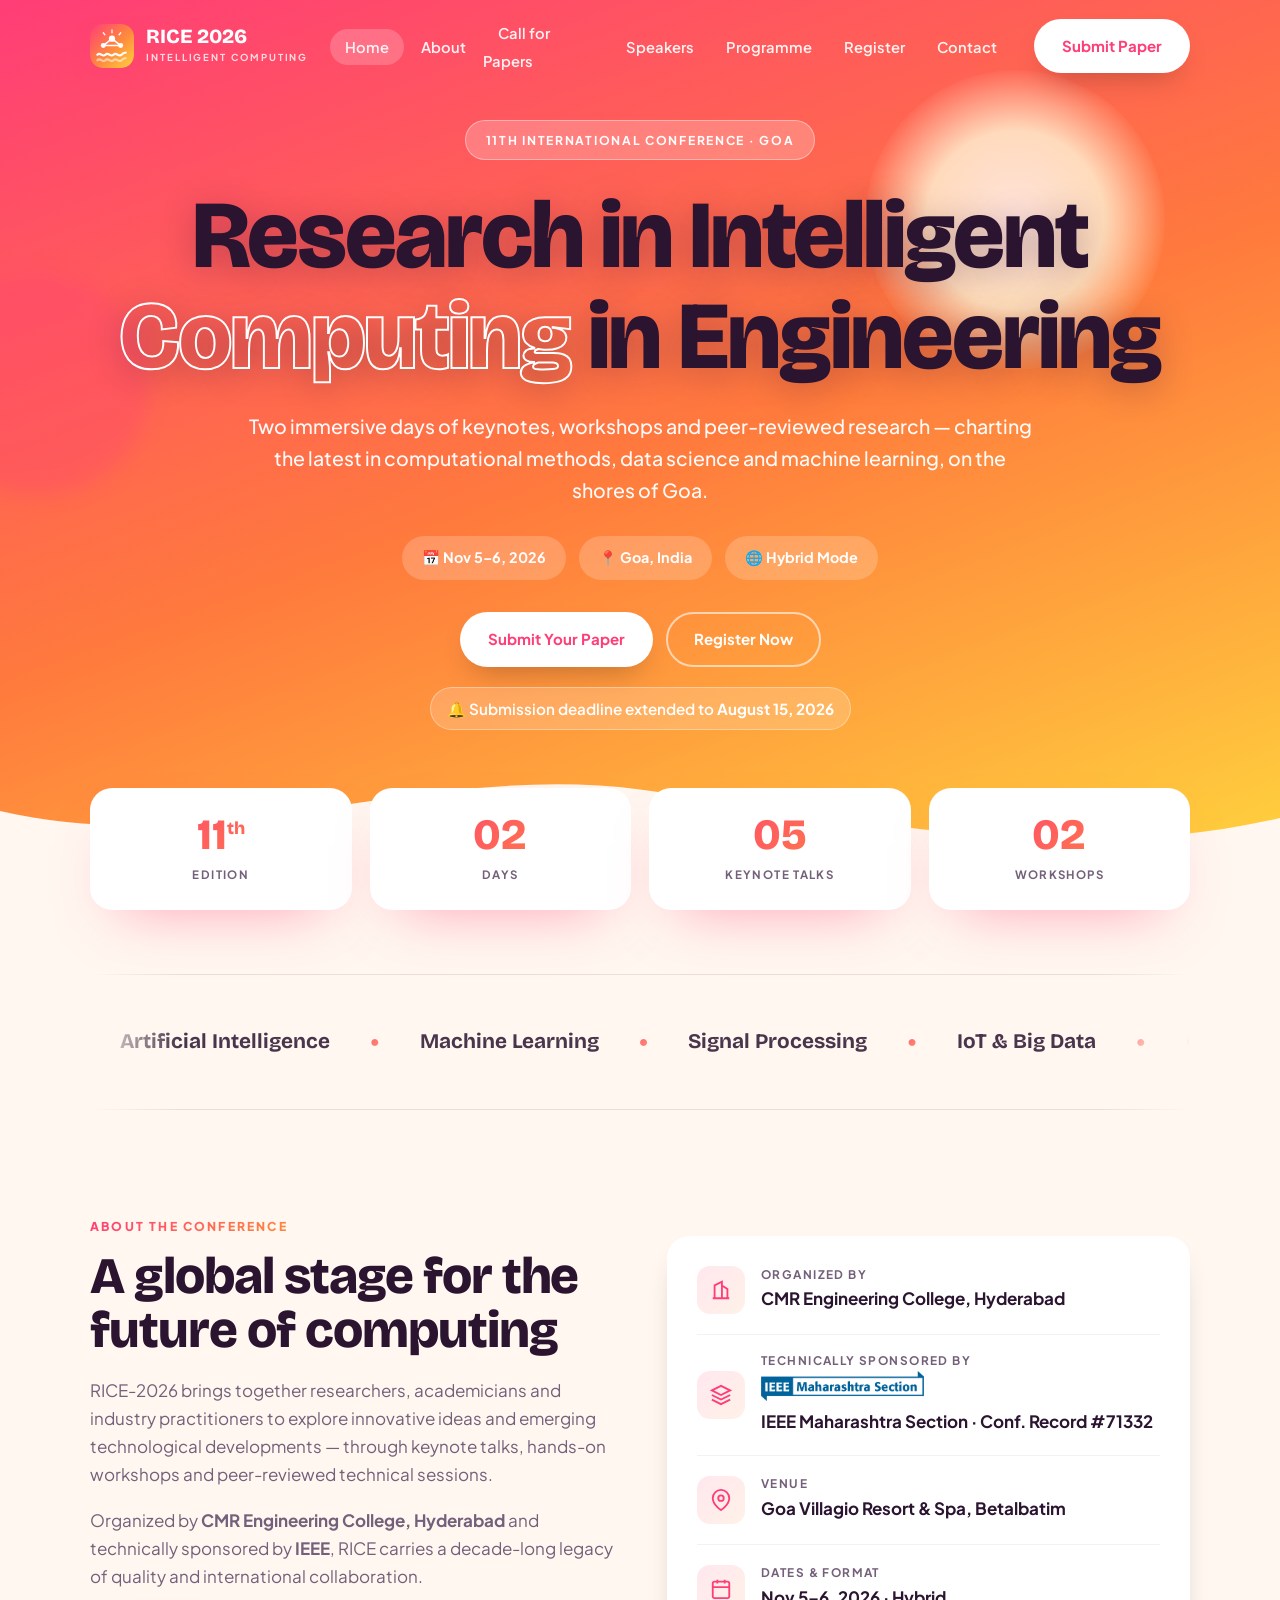
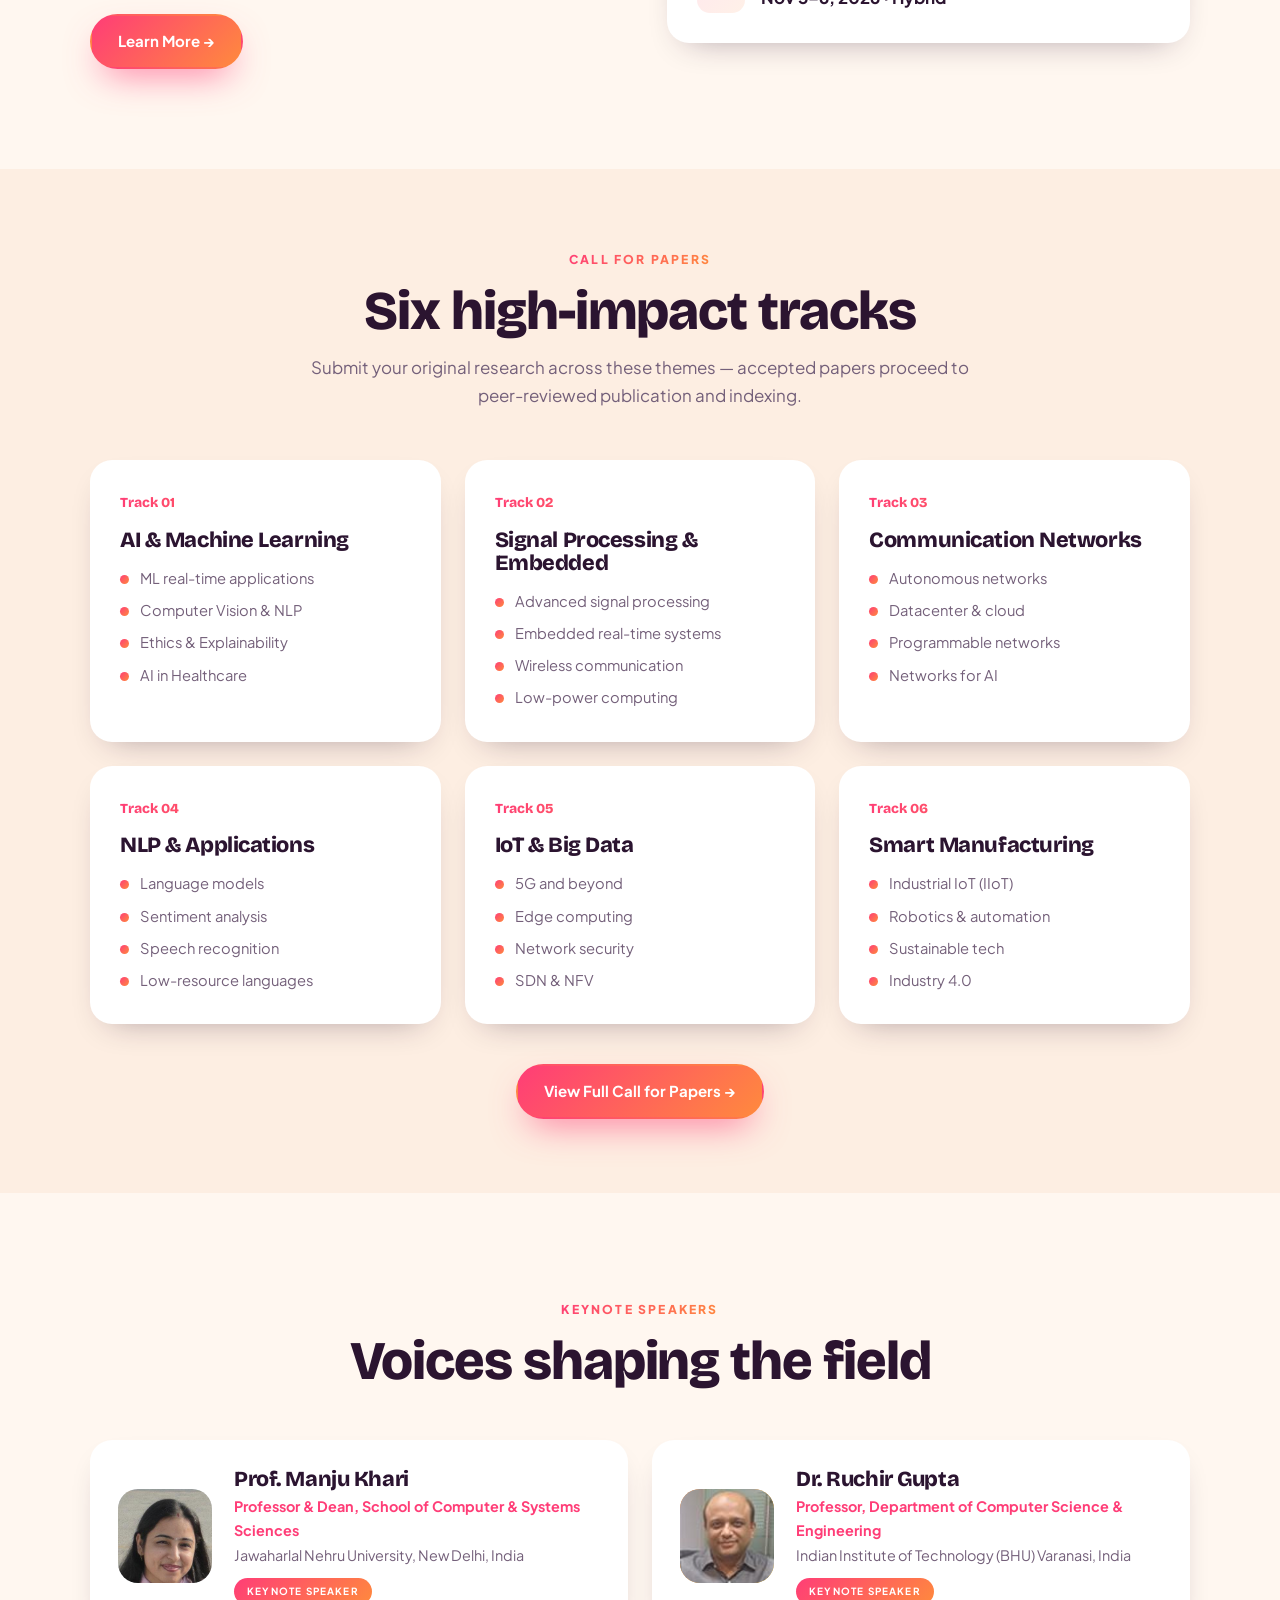
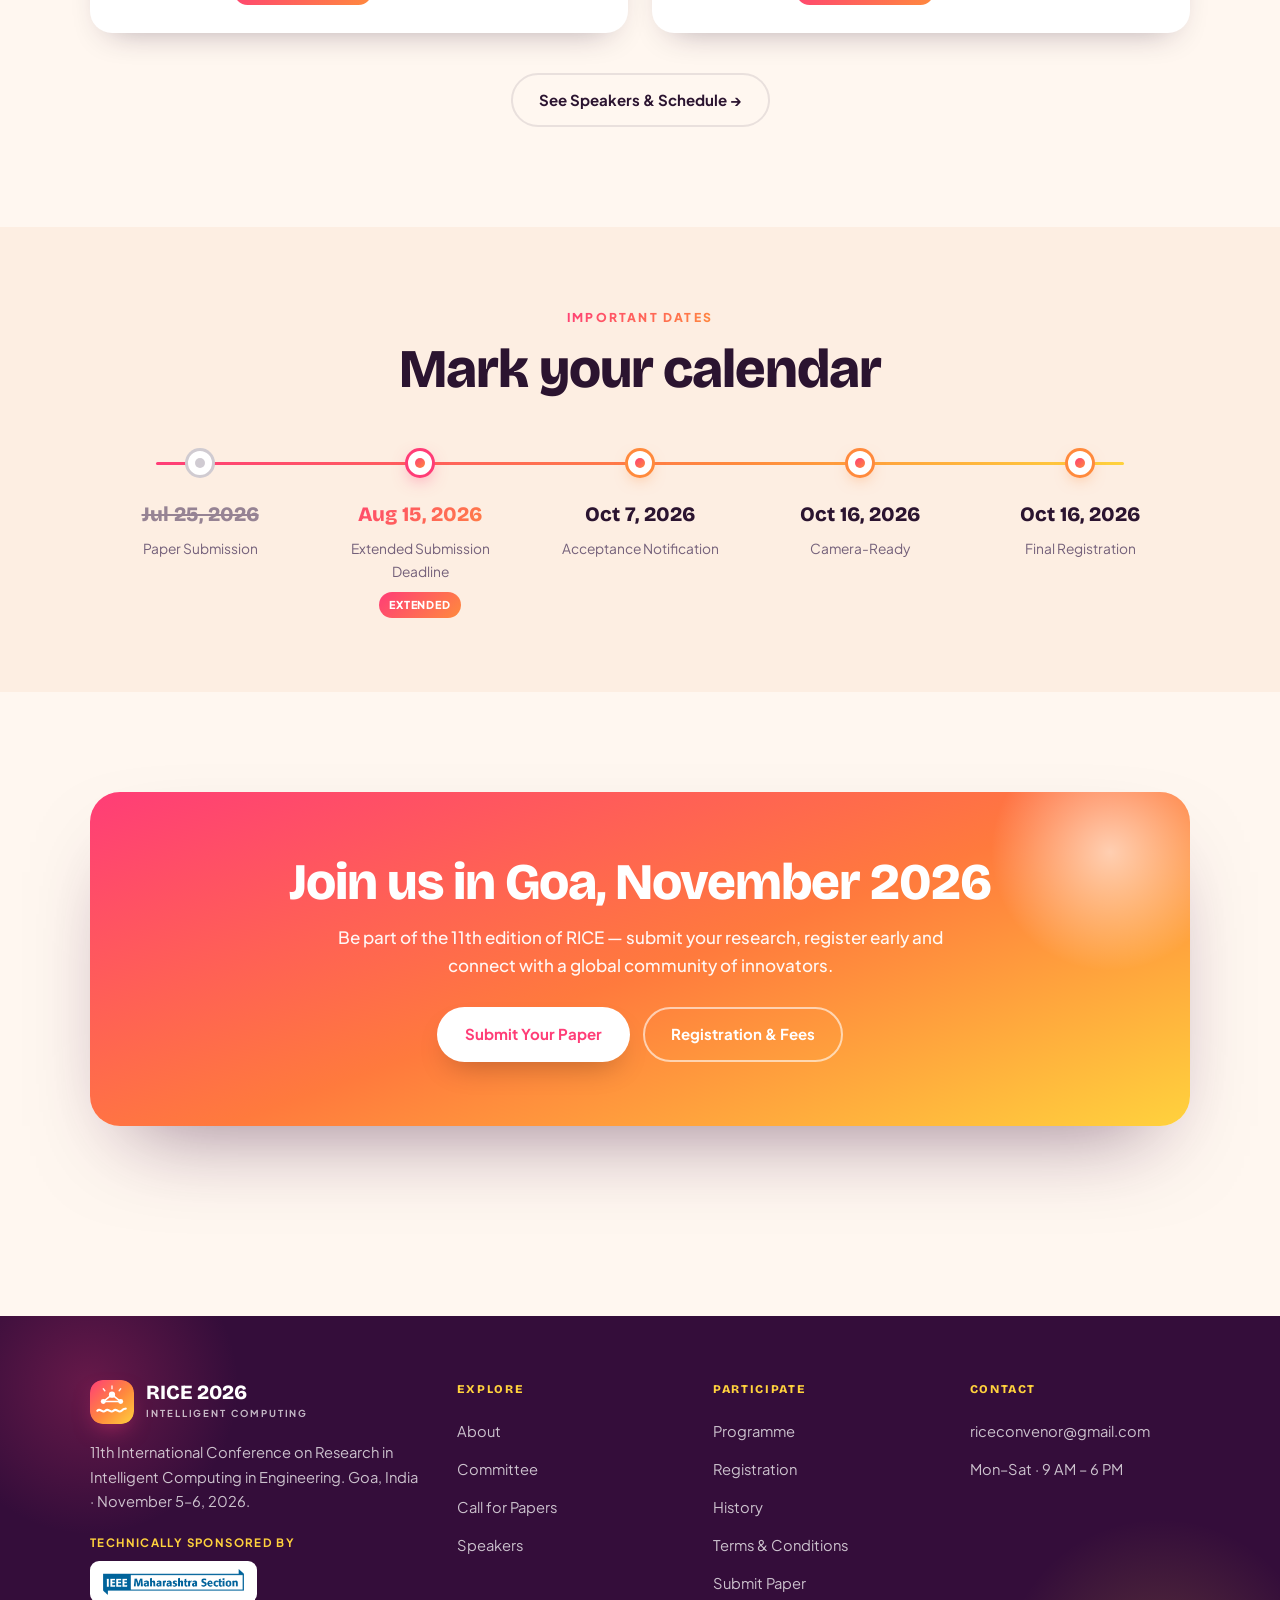
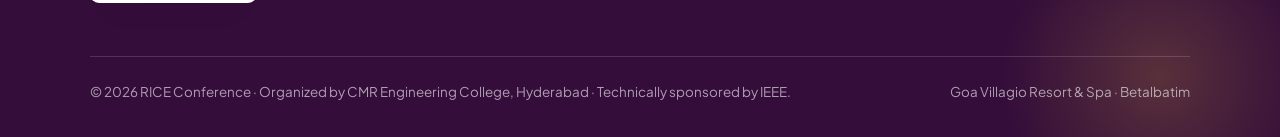
<file: index.html>
<!DOCTYPE html>
<html lang="en">
<head>
  <meta charset="utf-8">
  <meta http-equiv="refresh" content="0; url=./2026/">
  <link rel="canonical" href="https://cyotahaifa.github.io/RICE/2026/">
  <title>RICE 2026</title>
  <script>window.location.replace("./2026/");</script>
</head>
<body>
  <p>Redirecting to <a href="./2026/">RICE 2026</a>&hellip;</p>
</body>
</html>
</file>
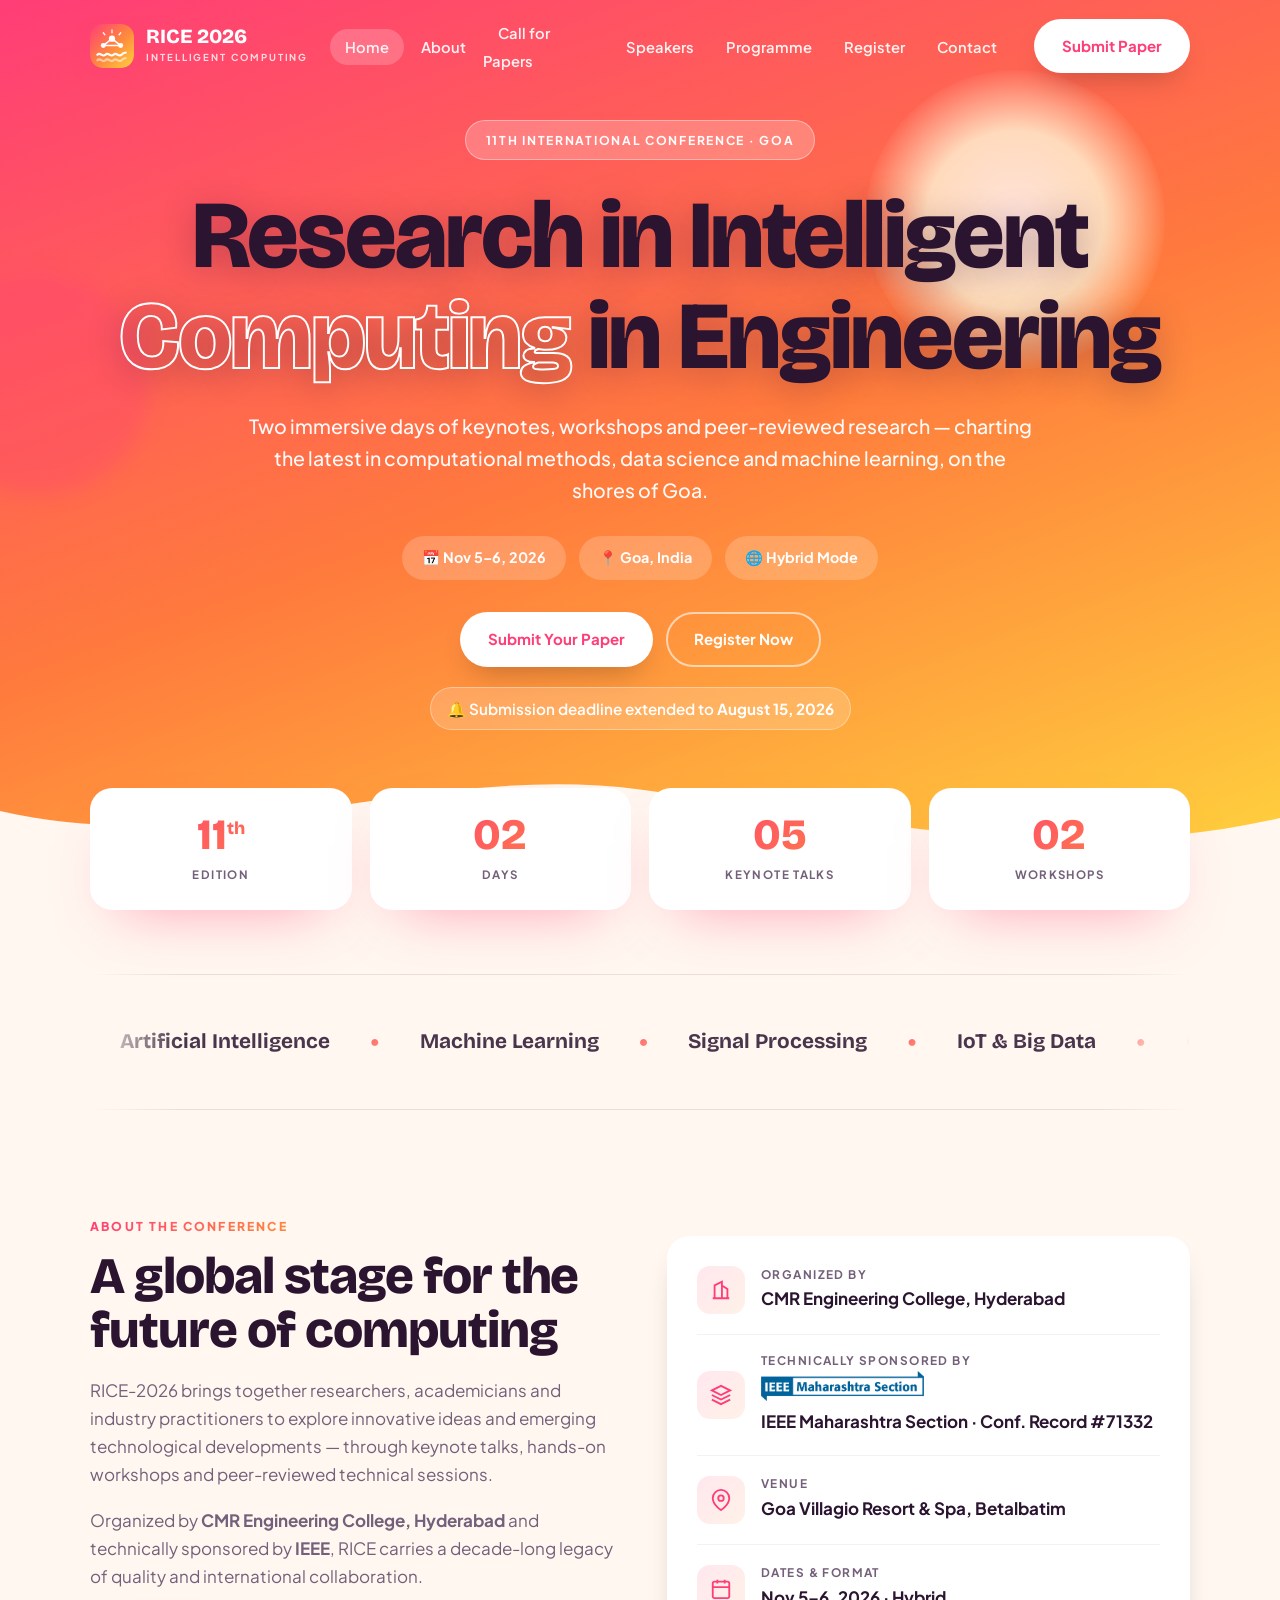
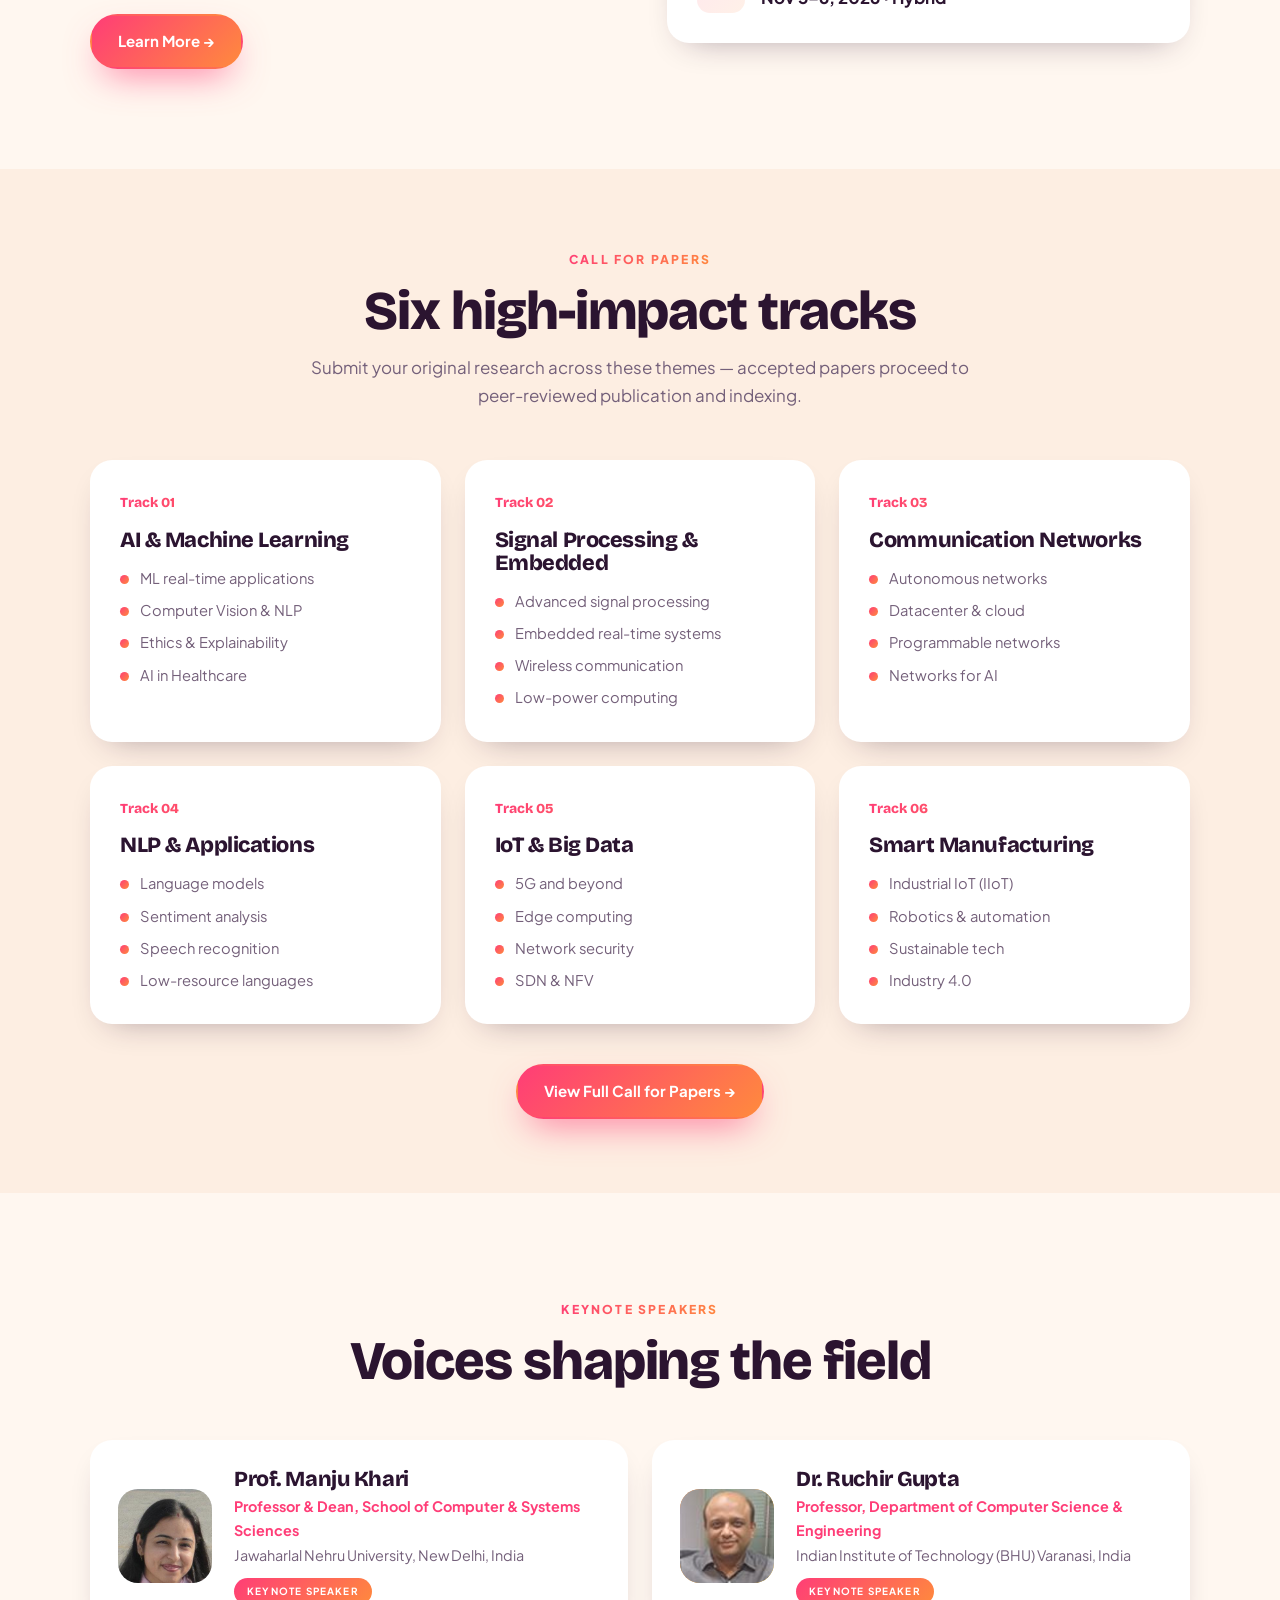
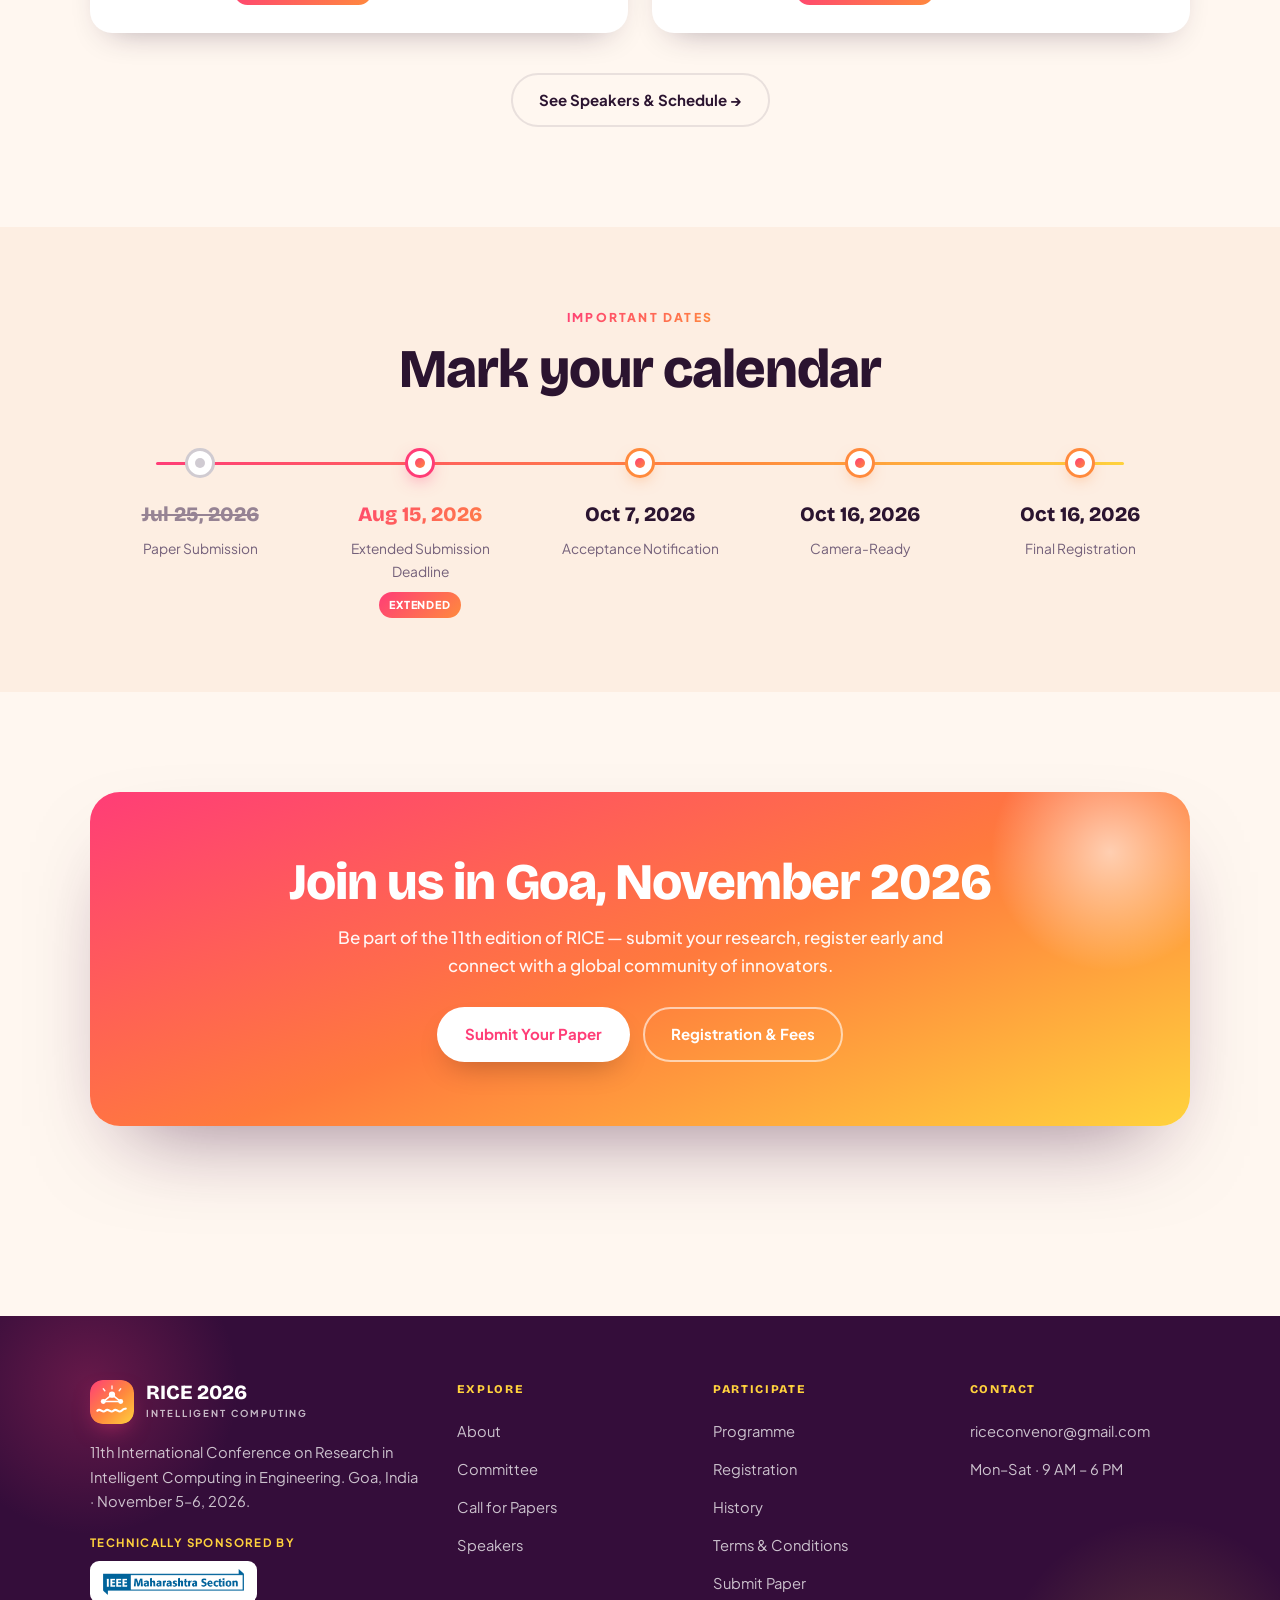
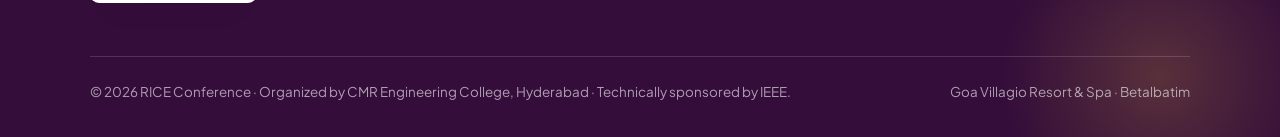
<file: 2026/index.html>
<!DOCTYPE html>
<html lang="en">
<head>
<meta charset="UTF-8" />
<meta name="viewport" content="width=device-width, initial-scale=1.0" />
<title>RICE 2026 — 11th Intl. Conference on Research in Intelligent Computing in Engineering</title>
<meta name="description" content="RICE 2026 — 11th International Conference on Research in Intelligent Computing in Engineering. Nov 5–6, 2026, Goa, India. Organized by CMR Engineering College, technically sponsored by IEEE." />
<link rel="icon" href="data:image/svg+xml,%3Csvg xmlns='http://www.w3.org/2000/svg' viewBox='0 0 48 48'%3E%3Crect width='48' height='48' rx='12' fill='%23ff3d77'/%3E%3Ccircle cx='24' cy='17' r='3' fill='white'/%3E%3Ccircle cx='15' cy='24' r='2.4' fill='white'/%3E%3Ccircle cx='33' cy='24' r='2.4' fill='white'/%3E%3Cpath d='M24 17 15 24M24 17 33 24' stroke='white' stroke-width='1.6'/%3E%3Cpath d='M9 34c4-4 6 4 10 0s6 4 10 0 6 4 10 0' stroke='white' stroke-width='2.2' fill='none' stroke-linecap='round'/%3E%3C/svg%3E" />
<link rel="stylesheet" href="assets/styles.css" />
</head>
<body>

<!-- ===== HEADER ===== -->
<header class="site-head">
  <div class="container nav">
    <a href="index.html" class="brand">
      <svg class="mark" viewBox="0 0 48 48" aria-hidden="true"><defs><linearGradient id="rg" x1="0" y1="0" x2="1" y2="1"><stop offset="0" stop-color="#ff3d77"/><stop offset=".55" stop-color="#ff8a3d"/><stop offset="1" stop-color="#ffd23d"/></linearGradient></defs><rect width="48" height="48" rx="13" fill="url(#rg)"/><g stroke="#fff" stroke-width="1.5" stroke-linecap="round" opacity=".9"><path d="M24 6.5v3"/><path d="M33.5 9.5l-1.7 2.2"/><path d="M14.5 9.5l1.7 2.2"/></g><path d="M24 16 14.5 23.5M24 16 33.5 23.5M14.5 23.5 33.5 23.5" stroke="#fff" stroke-width="1.7"/><circle cx="24" cy="16" r="3.4" fill="#fff"/><circle cx="14.5" cy="23.5" r="2.7" fill="#fff"/><circle cx="33.5" cy="23.5" r="2.7" fill="#fff"/><path d="M8 33.5c3.5-3.4 5.3 3.4 8.8 0s5.3 3.4 8.8 0 5.3 3.4 8.8 0 4-1.6 4.6-2.3" fill="none" stroke="#fff" stroke-width="2.3" stroke-linecap="round"/><path d="M8 39.5c3.5-3.4 5.3 3.4 8.8 0s5.3 3.4 8.8 0 5.3 3.4 8.8 0 4-1.6 4.6-2.3" fill="none" stroke="#fff" stroke-width="2.3" stroke-linecap="round" opacity=".55"/></svg>
      <span class="bt"><b>RICE 2026</b><span>Intelligent Computing</span></span>
    </a>
    <ul class="menu" id="menu">
      <li><a href="index.html" class="active">Home</a></li>
      <li><a href="about.html">About</a></li>
      <li><a href="call-for-papers.html">Call for Papers</a></li>
      <li><a href="speakers.html">Speakers</a></li>
      <li><a href="programme.html">Programme</a></li>
      <li><a href="registration.html">Register</a></li>
      <li><a href="contact.html">Contact</a></li>
    </ul>
    <a href="https://app.confconnects.com/conference/M5wdRLnNbbmSDOBDPahe" target="_blank" rel="noopener" class="btn btn-white nav-cta">Submit Paper</a>
    <button class="burger" id="burger" aria-label="Menu"><span></span><span></span><span></span></button>
  </div>
</header>

<!-- ===== HERO ===== -->
<section class="band hero">
  <span class="sun"></span>
  <span class="blob" style="width:220px;height:220px;background:#ff3d77;top:32%;left:-70px"></span>
  <div class="container inner">
    <span class="pill">11th International Conference · Goa</span>
    <h1>Research in Intelligent<br><span class="stroke">Computing</span> in Engineering</h1>
    <p class="sub">Two immersive days of keynotes, workshops and peer-reviewed research — charting the latest in computational methods, data science and machine learning, on the shores of Goa.</p>
    <div class="meta"><div>📅 Nov 5–6, 2026</div><div>📍 Goa, India</div><div>🌐 Hybrid Mode</div></div>
    <div class="cta">
      <a href="https://app.confconnects.com/conference/M5wdRLnNbbmSDOBDPahe" target="_blank" rel="noopener" class="btn btn-white">Submit Your Paper</a>
      <a href="registration.html" class="btn btn-out-w">Register Now</a>
    </div>
    <p style="margin-top:20px;font-size:.95rem;font-weight:600;color:#fff"><span style="display:inline-block;background:rgba(255,255,255,.18);border:1px solid rgba(255,255,255,.35);border-radius:999px;padding:8px 16px;backdrop-filter:blur(6px)">🔔 Submission deadline extended to <b>August 15, 2026</b></span></p>
  </div>
  <svg class="wave" viewBox="0 0 1440 120" preserveAspectRatio="none"><path fill="#fff7f0" d="M0,64 C240,120 480,8 720,40 C960,72 1200,128 1440,72 L1440,120 L0,120 Z"/></svg>
</section>

<!-- ===== STAT CHIPS ===== -->
<div class="chips">
  <div class="container">
    <div class="grid">
      <div class="chip reveal"><div class="n">11<sup style="font-size:1.1rem">th</sup></div><div class="t">Edition</div></div>
      <div class="chip reveal"><div class="n">02</div><div class="t">Days</div></div>
      <div class="chip reveal"><div class="n">05</div><div class="t">Keynote Talks</div></div>
      <div class="chip reveal"><div class="n">02</div><div class="t">Workshops</div></div>
    </div>
  </div>
</div>

<!-- ===== MARQUEE ===== -->
<div class="container"><div class="marquee"><div class="track"><span>Artificial Intelligence</span><span>Machine Learning</span><span>Signal Processing</span><span>IoT &amp; Big Data</span><span>Communication Networks</span><span>NLP</span><span>Smart Manufacturing</span><span>Artificial Intelligence</span><span>Machine Learning</span><span>Signal Processing</span><span>IoT &amp; Big Data</span><span>Communication Networks</span><span>NLP</span><span>Smart Manufacturing</span></div></div></div>

<!-- ===== ABOUT TEASER ===== -->
<section class="section">
  <div class="container grid-2" style="align-items:center;gap:54px">
    <div class="reveal">
      <span class="kicker">About the Conference</span>
      <h2 style="font-size:clamp(2rem,4.4vw,3.2rem)">A global stage for the future of computing</h2>
      <p style="color:var(--muted);margin:18px 0">RICE-2026 brings together researchers, academicians and industry practitioners to explore innovative ideas and emerging technological developments — through keynote talks, hands-on workshops and peer-reviewed technical sessions.</p>
      <p style="color:var(--muted);margin-bottom:24px">Organized by <strong>CMR Engineering College, Hyderabad</strong> and technically sponsored by <strong>IEEE</strong>, RICE carries a decade-long legacy of quality and international collaboration.</p>
      <a href="about.html" class="btn btn-glow">Learn More →</a>
    </div>
    <div class="org reveal">
      <div class="row"><div class="ic"><svg viewBox="0 0 24 24" fill="none" stroke="currentColor" stroke-width="2"><path d="M3 21h18M5 21V7l8-4v18M19 21V11l-6-4"/></svg></div><div><h4>Organized By</h4><div class="v">CMR Engineering College, Hyderabad</div></div></div>
      <div class="row"><div class="ic"><svg viewBox="0 0 24 24" fill="none" stroke="currentColor" stroke-width="2"><path d="M12 2 2 7l10 5 10-5-10-5ZM2 17l10 5 10-5M2 12l10 5 10-5"/></svg></div><div><h4>Technically Sponsored By</h4><div class="v"><img src="assets/ieee-maharashtra.png" alt="IEEE Maharashtra Section" style="height:30px;width:auto;display:block;margin:2px 0 6px"/>IEEE Maharashtra Section · Conf. Record #71332</div></div></div>
      <div class="row"><div class="ic"><svg viewBox="0 0 24 24" fill="none" stroke="currentColor" stroke-width="2"><path d="M21 10c0 7-9 13-9 13s-9-6-9-13a9 9 0 0 1 18 0Z"/><circle cx="12" cy="10" r="3"/></svg></div><div><h4>Venue</h4><div class="v">Goa Villagio Resort &amp; Spa, Betalbatim</div></div></div>
      <div class="row"><div class="ic"><svg viewBox="0 0 24 24" fill="none" stroke="currentColor" stroke-width="2"><rect x="3" y="4" width="18" height="18" rx="2"/><path d="M16 2v4M8 2v4M3 10h18"/></svg></div><div><h4>Dates &amp; Format</h4><div class="v">Nov 5–6, 2026 · Hybrid</div></div></div>
    </div>
  </div>
</section>

<!-- ===== TRACKS PREVIEW ===== -->
<section class="section tight" style="background:var(--soft)">
  <div class="container">
    <div class="sec-head center reveal">
      <span class="kicker">Call for Papers</span>
      <h2>Six high-impact tracks</h2>
      <p>Submit your original research across these themes — accepted papers proceed to peer-reviewed publication and indexing.</p>
    </div>
    <div class="grid-3">
      <div class="card track reveal"><div class="tn">Track 01</div><h3>AI &amp; Machine Learning</h3><ul><li>ML real-time applications</li><li>Computer Vision &amp; NLP</li><li>Ethics &amp; Explainability</li><li>AI in Healthcare</li></ul></div>
      <div class="card track reveal"><div class="tn">Track 02</div><h3>Signal Processing &amp; Embedded</h3><ul><li>Advanced signal processing</li><li>Embedded real-time systems</li><li>Wireless communication</li><li>Low-power computing</li></ul></div>
      <div class="card track reveal"><div class="tn">Track 03</div><h3>Communication Networks</h3><ul><li>Autonomous networks</li><li>Datacenter &amp; cloud</li><li>Programmable networks</li><li>Networks for AI</li></ul></div>
      <div class="card track reveal"><div class="tn">Track 04</div><h3>NLP &amp; Applications</h3><ul><li>Language models</li><li>Sentiment analysis</li><li>Speech recognition</li><li>Low-resource languages</li></ul></div>
      <div class="card track reveal"><div class="tn">Track 05</div><h3>IoT &amp; Big Data</h3><ul><li>5G and beyond</li><li>Edge computing</li><li>Network security</li><li>SDN &amp; NFV</li></ul></div>
      <div class="card track reveal"><div class="tn">Track 06</div><h3>Smart Manufacturing</h3><ul><li>Industrial IoT (IIoT)</li><li>Robotics &amp; automation</li><li>Sustainable tech</li><li>Industry 4.0</li></ul></div>
    </div>
    <div class="center" style="margin-top:40px"><a href="call-for-papers.html" class="btn btn-glow">View Full Call for Papers →</a></div>
  </div>
</section>

<!-- ===== SPEAKERS PREVIEW ===== -->
<section class="section">
  <div class="container">
    <div class="sec-head center reveal">
      <span class="kicker">Keynote Speakers</span>
      <h2>Voices shaping the field</h2>
    </div>
    <div class="grid-2">
      <div class="card speaker reveal"><img class="avatar" src="assets/speaker-manju-khari.jpg" alt="Prof. Manju Khari" loading="lazy"><div><h3>Prof. Manju Khari</h3><div class="role">Professor &amp; Dean, School of Computer &amp; Systems Sciences</div><div class="aff">Jawaharlal Nehru University, New Delhi, India</div><span class="tag">Keynote Speaker</span></div></div>
      <div class="card speaker reveal"><img class="avatar" src="assets/speaker-ruchir-gupta.jpg" alt="Dr. Ruchir Gupta" loading="lazy"><div><h3>Dr. Ruchir Gupta</h3><div class="role">Professor, Department of Computer Science &amp; Engineering</div><div class="aff">Indian Institute of Technology (BHU) Varanasi, India</div><span class="tag">Keynote Speaker</span></div></div>
    </div>
    <div class="center" style="margin-top:40px"><a href="speakers.html" class="btn btn-out">See Speakers &amp; Schedule →</a></div>
  </div>
</section>

<!-- ===== DATES ===== -->
<section class="section tight" style="background:var(--soft)">
  <div class="container">
    <div class="sec-head center reveal"><span class="kicker">Important Dates</span><h2>Mark your calendar</h2></div>
    <div class="timeline reveal">
      <div class="tl past"><div class="dot"></div><div class="date">Jul 25, 2026</div><div class="what">Paper Submission</div></div>
      <div class="tl ext"><div class="dot"></div><div class="date">Aug 15, 2026</div><div class="what">Extended Submission Deadline</div><span class="flag">Extended</span></div>
      <div class="tl"><div class="dot"></div><div class="date">Oct 7, 2026</div><div class="what">Acceptance Notification</div></div>
      <div class="tl"><div class="dot"></div><div class="date">Oct 16, 2026</div><div class="what">Camera-Ready</div></div>
      <div class="tl"><div class="dot"></div><div class="date">Oct 16, 2026</div><div class="what">Final Registration</div></div>
    </div>
  </div>
</section>

<!-- ===== CTA ===== -->
<section class="section">
  <div class="container">
    <div class="cta-band reveal">
      <span class="sun"></span>
      <h2>Join us in Goa, November 2026</h2>
      <p>Be part of the 11th edition of RICE — submit your research, register early and connect with a global community of innovators.</p>
      <div class="cta">
        <a href="https://app.confconnects.com/conference/M5wdRLnNbbmSDOBDPahe" target="_blank" rel="noopener" class="btn btn-white">Submit Your Paper</a>
        <a href="registration.html" class="btn btn-out-w">Registration &amp; Fees</a>
      </div>
    </div>
  </div>
</section>

<!-- ===== FOOTER ===== -->
<footer class="site-foot">
  <div class="container">
    <div class="foot">
      <div>
        <a href="index.html" class="brand">
          <svg class="mark" viewBox="0 0 48 48" aria-hidden="true"><rect width="48" height="48" rx="13" fill="url(#rg)"/><g stroke="#fff" stroke-width="1.5" stroke-linecap="round" opacity=".9"><path d="M24 6.5v3"/><path d="M33.5 9.5l-1.7 2.2"/><path d="M14.5 9.5l1.7 2.2"/></g><path d="M24 16 14.5 23.5M24 16 33.5 23.5M14.5 23.5 33.5 23.5" stroke="#fff" stroke-width="1.7"/><circle cx="24" cy="16" r="3.4" fill="#fff"/><circle cx="14.5" cy="23.5" r="2.7" fill="#fff"/><circle cx="33.5" cy="23.5" r="2.7" fill="#fff"/><path d="M8 33.5c3.5-3.4 5.3 3.4 8.8 0s5.3 3.4 8.8 0 5.3 3.4 8.8 0 4-1.6 4.6-2.3" fill="none" stroke="#fff" stroke-width="2.3" stroke-linecap="round"/></svg>
          <span class="bt"><b>RICE 2026</b><span>Intelligent Computing</span></span>
        </a>
        <p class="about">11th International Conference on Research in Intelligent Computing in Engineering. Goa, India · November 5–6, 2026.</p>
        <div class="foot-sponsor"><span class="lbl">Technically Sponsored By</span><span class="badge"><img src="assets/ieee-maharashtra.png" alt="IEEE Maharashtra Section"></span></div>
      </div>
      <div><h5>Explore</h5><ul><li><a href="about.html">About</a></li><li><a href="about.html#committee">Committee</a></li><li><a href="call-for-papers.html">Call for Papers</a></li><li><a href="speakers.html">Speakers</a></li></ul></div>
      <div><h5>Participate</h5><ul><li><a href="programme.html">Programme</a></li><li><a href="registration.html">Registration</a></li><li><a href="contact.html#history">History</a></li><li><a href="terms.html">Terms &amp; Conditions</a></li><li><a href="https://app.confconnects.com/conference/M5wdRLnNbbmSDOBDPahe" target="_blank" rel="noopener">Submit Paper</a></li></ul></div>
      <div><h5>Contact</h5><ul><li><a href="mailto:riceconvenor@gmail.com">riceconvenor@gmail.com</a></li><li><span style="color:rgba(255,255,255,.75);font-size:.92rem">Mon–Sat · 9 AM – 6 PM</span></li></ul></div>
    </div>
    <div class="foot-bottom">
      <div>© 2026 RICE Conference · Organized by CMR Engineering College, Hyderabad · Technically sponsored by IEEE.</div>
      <div>Goa Villagio Resort &amp; Spa · Betalbatim</div>
    </div>
  </div>
</footer>

<script src="assets/app.js"></script>
</body>
</html>
</file>
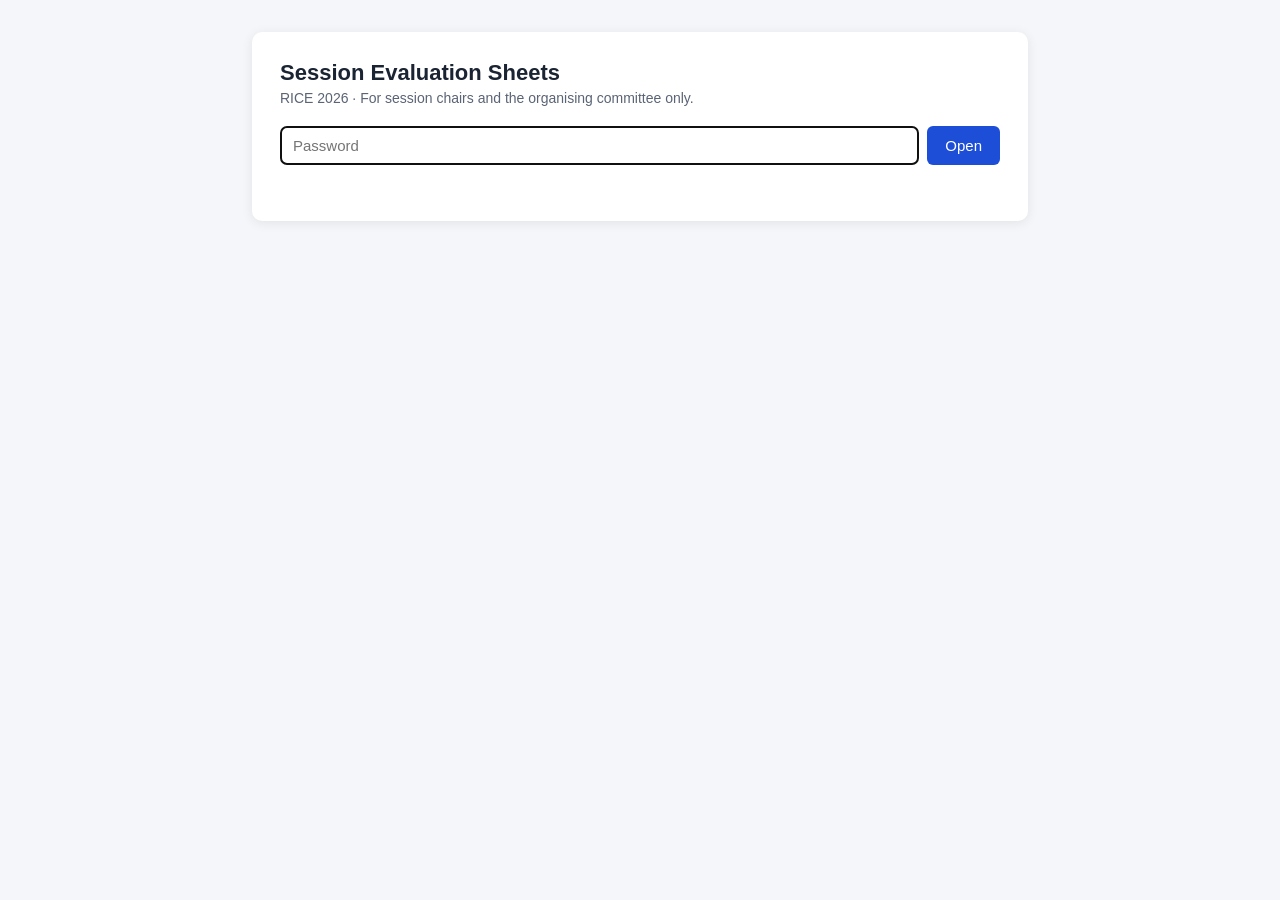
<file: 2026/evaluation/index.html>
<!doctype html>
<html lang="en">
<head>
<meta charset="utf-8">
<meta name="viewport" content="width=device-width, initial-scale=1">
<meta name="robots" content="noindex, nofollow">
<title>RICE 2026 · Session Evaluation Sheets</title>
<style>
  body { font-family: Arial, Helvetica, sans-serif; background: #f4f6fa; color: #1b2433; margin: 0; padding: 32px 16px; }
  .box { max-width: 720px; margin: 0 auto; background: #fff; border-radius: 10px; padding: 28px; box-shadow: 0 2px 12px rgba(0,0,0,.08); }
  h1 { font-size: 22px; margin: 0 0 4px; } p.sub { color: #5a6475; margin: 0 0 20px; font-size: 14px; }
  form { display: flex; gap: 8px; flex-wrap: wrap; }
  input { flex: 1; min-width: 180px; padding: 10px 12px; font-size: 15px; border: 1px solid #c8cfdb; border-radius: 6px; }
  button { padding: 10px 18px; font-size: 15px; border: 0; border-radius: 6px; background: #1d4ed8; color: #fff; cursor: pointer; }
  #err { color: #b91c1c; font-size: 14px; min-height: 20px; margin-top: 8px; }
  ul { list-style: none; padding: 0; margin: 0; } li { border-top: 1px solid #e5e9f0; }
  li a { display: block; padding: 10px 4px; color: #1d4ed8; text-decoration: none; font-size: 14px; } li a:hover { background: #f1f5ff; }
  li:first-child a { font-weight: bold; }
</style>
</head>
<body>
<div class="box">
  <h1>Session Evaluation Sheets</h1>
  <p class="sub">RICE 2026 · For session chairs and the organising committee only.</p>
  <div id="lock">
    <form id="f"><input id="pw" type="password" placeholder="Password" autocomplete="current-password" autofocus><button>Open</button></form>
    <div id="err"></div>
  </div>
  <ul id="list" hidden></ul>
</div>
<script>
const META = {"salt":"STUVYuvc/FcjSnI53P70Mg==","iter":250000,"manifest":"p0YkAG/GFsvfgl7EUHxtNNAWpQfTgRGr8hAWWene9vFNYGhudnrVTE/H2aXHGvDR4bHXrqXcC35/LOd4DgHjXUwFUqhAIcihZFsUtYXjNQdrD7kjNi8shJQAowwkkNd6t6fJaADQtf2trYWk7eMcbS1a0Bwnjh94y84no8akVBJwWYwZHzJOhW9wh2muN4HzS5V2TmHaXWI+M7oZwVC4//9Y9KMJqn6kScSzZe78GdFcjDV7Do8lTgtXkBW/e29ZAgliyUoqWjPoHK/3y3Kgkll9auId2VV/6eAQYtpdkT7MINSWvfnSAwziiJIcSixwmB7IfueSLXngtrUJ4/TTBzipuOlntXTJ8Wz/M6OKBVZTTFuYooeifdPYWW64iMtB2d2DOF1r1Asnv+OdgcV2twfBJTJOdAj8fcV74k0sOVNMdsN4gbxZIKnkfOjSAO4BqX6FXLPw84Cy0dhb5HpWtRduFsJ9A/0Y8UGmOTica3bxfNswHYTwHqm1Cr410KPe1ZzQL1MmIcikNleUGYBLzi3tnrjUYdQzKd1VHGvrz33Qc5fVf9Dsge3ttfDvbvo6I3X6g3pd3XFuZyku4LjaBv7LAc5UsPz1TLwZfSSqaJ+Pezfme8PDMy8ZK11a42TwweHDNWDKb6Z/nb2EPuK8Jg3QWB0tpv5KyNtDte/r70rvyrmOMCNDu99w5s+YaObZFDpAqZo6YuQF6JIsuMWVcd9a8UezoG9UKEefNM0uFHxLSvvyzKHanTc1dxy5iLtBnxCitSeT/C1fhnAGAvgivqMDNtC6KoWup8Sm28P2h7DkTs68rI7EGP8iMC/[base64]/sb1tYj2CPA0ubLa630zf90MoUOBxt73WsCVdNddezVdLsP8hmYM00RX46BeyXIUfj30NQtb3+ATw8zbjPx4RO/qpNAliSa92P/[base64]/69qBr0k/XK3pIBZt/mpq6KDp+tut7B/OpPoLO3IVccwDd9ZSFAclwJeFWIqjJ/iMiTzvCRNt0t4uagipma6x42K4ZlfyezM0qZoBMjN8QuytrUlKHPiEWkCGh9TuzHRD72gW/1MjkIHC9siOHJoOFXC+4h2DhUs0DhkibiIH6ieHeL/JpUpuuRPd/r/9/R1/4Dqac6oOnCBaYJYAj+6lI5MeoSIkLHtY3m+ql8GRYvR0fKK5gMKWUl8inZctoQvj8yUIeKXhSKumCu3dmd8CDYEDYEW3l11IVd0rXyTPrgyovFOWpnvphO/xEiuDscCHfp5MXb0twIdoNJRWOgR12xPoh8Dz3I+HggmR1VERKaGLVBjn7UWWPVgeniIuNwE8BW0DJfABgvIQvuhOYKA8XymNTIf520jAkshhSKezs3I3iCvttz5BC1Nk1gb7zNnVrYLyFbYMO5Y9woXOdfzQ0N6U5xoJKfPcDNarJ2Z+7GhebGloZ0dF/OAkliOl2sjwDB0daXJWJgzt2Nd3xdP+yzsUqs0qYvRTDof9rrpZbAYmUF73rpKtayfbRYAKsrBPrDmQwOPhGFiSv0E5JQt3Eb2NUxJdGFxd1QQi1737rKk4Ms/NcAnWPuBe8ZA2rA0lC1u7RuZR6VCFGYk0tnF+m9r6BFqaTxSYMutNT4AilMhRvlO1CltIUqaIMY8nwpIfkShvp2q8hE8z0jaLn3QXaDJFGssbHmm7rS0bX+aM49pjiSNQLKuLgTz4spFYavY84LExweQ2NKhRs+mUI/XX7EFzq2Nx4xgkNzI1F82aTFqEMKKGt2NziuaUODao+qu/ph7B+7z8hL4pi1aBYk2/c2ESN7rgi21fQx5PE4qtaTObOaOHzcjroN9L2nOwX3se/BKEZ8kcEBHVOilr+97UfnX6Fuft2YbFFN4bGtmiXJHiSmbMJh0U0Ygyjy34g2wSfX4N1YSTdN6gy4eFYHTrzkjoVgIze/tDMg+EybbvU7HzXJKk34k/Zrc51Ed3SQG5SPnkamOsf0w5ha9B+G2NfZBKHAjztdbjSctz13hdoTa6Xk+o4CLtqWsYspFbNDPiiw1hjYoSPAS39B5k/WCbqFMmPCOShbcR7wZ3s7I85IDSVnr9CvlFsxDSmWB9vwsYt0ctCTeRSpwh/f+iVldbdp10oCxjJwU+I80MmrU5DZnC/QNsdNUi2IZrf7LgV2eNNtMYQm0B1X9La0YqCkgcF+lklFUzoeph0wOJDX9h6d+KYd4/ajJdrINrs1dfDoucZFbO0TzsLrbCcA3b5V32QBUl6fR76KhkRqglcUkwl/Cg1G9MqOVnZnMfFnIQ9Jjv1vBYy1P0Xo6s9jw6AT7JVScByvj72Nj1y/b+VeFpKHjf84nK9vPt+MDLhF7amAGhUH0LooTx+/1StDFvHD/XVmQ+Yb50BOpCteP1Nm5AbOs31mg7BoQ5iaSVxYxrn6xjoW7CcmIwQVk38Mfg6cXz9Lk3FFHddzsWE986weIR9cy7wZPcqJg6rtAnjnGrPya5EtO+8lGVkdWVBuibgnjN+vzRFQ5sUrqo8ZDgyzyMnZMbDa2nKE/c7ekIoSc/bzv1kS7dCS+B+bfFUhjB6pZWhtHmJwMAd14lxX2R+ohc+3HV4OxceGJFY5FstoSxXPF9ANwcT6dxki/+97M4q0UEFNU9lx5Y0e8wTjbQD1d+GjQrYW1QxRhxlj35rACcbbY3TwCVHFZ9sZBgG5QWJiK5gdA5eAB+ZITjki3DwOf7Rn3zkCQw4B2+FMyXa63vvKknLSLrf5YmIow61/rgdctctLPQGFo6fQAxS/sWrrMaHFB+txkgF3xjBCKv1S7zifPLfF9YeNcIjvcFkVltG83w/ZdyUkH5lXWpudu8BKDXLelTafSYsUwp1I8Foz1SQXcfVyAGPC7NJqgxAJ9lqE1chPZUoN1CI1SplHuBdgHnxuyV3/Y2x6c8uGUD1ijO+pnOAbXixil4Db/nFWWYT5jZEnamvT0/XzTXltQlmrX3a2tA6VjvxfRTStg+6z5fi/msDLadka2+Vc2RQFInucuvG2iclr0vVjigFyBemoeJaCEopqYL2/nFh698qSOtRoXyRZxUCjWjqQZsYj706SPNKrJiNT1SE0dYmA7eyv+ER/MZD6SrGsZEqJl0hLx9v+yZaYE+ZrEBqRj6mSizIYxC2cAsjnUzsbj0aaV+agC+6XReaJ27ORIvBxMAEfwOnECmXXvMAevzi2VNp2IjJU/CVfrJcunlx0ilurl6StppRzHcYkej0/bY83Z+0BMpSBDDKrGaJd+oL9eHqFzEsqkSze91UAAlkAvi7cugK22k7zdZF2P9R7X5fam0ErRpvSsnU3eJPxW5hQyhegLgesArLCuAcikrlIGHipqS/FoiClkxjgnqa8/PVzCNfObeh/WKVCy9JS1PjW2n5eCvF6d6wKQ7iIcHJi4QvcQI/R3JwKMtTdvrOB6n5ZhOSkjIMPNwC/ihwhQRMraHMQelYPOwZ0d39xPLTzKpUiXrjXAA7fyqpDH8cDDvpcx3ArAiPPaii/H0FBleBbVeTg6MiEyAFMuEyG7WmuQYTPtnntR8DQtSHa1+Bzjlg1YwxSRO5bGAGwdKXBLpxR2Arfl16kXJ43BN0mR+VLrKMNeIn4vvMCVIXH3nRZSHjnHvEdMxS3ZorA3t1ymZZ/Z0J4YbQaUGrWskgDhnP6Zvj5kLPH9aGgW4Hp+gt4pLrmLtIezRyvEw5sCsNS6b40TxlX/i4U8WQx8/X8dcmMuxePG8V6OyhZnr2kRYMlL0FoFOPfeBvO5TrKmsK2zVJbrJQt3yyqJzQtOqixGW5fuIwVHMcC0BiGHmGG+BnF4k43wGi39C98CcT/UazkzGn1hCY98QAMkGoY+/boDtvLJWghlzgzZt51NXCT86zw9VpNV5Ak3aNJaZlhzWyaFhW8ER/Te5r5MkcvrvvFdMHy/dsondeUWrXnONWljHj7PxPfuLILOk4qdxjTgmFN7L640v4eOoGTMdTz7RsNJ25AVZZp1mXq078aYASvtMIunK4TjHcfjxHkgPuCKax+XAX4Grxb5WrYKaoVI7mhG1GDAJw8iOpM5bsTN9zfSUT24JuPR35owZ6eeCWfSRP9/fHXnAJKi7IMY8LKGdMCJoFJ/cDSxV4RZjyNkMmpyUOjM6lksNfePK8cGglh7KQ5vZpbFtSgY9hXNlE+X3v72HXUszejNG39j7m5rkILnACeiXxBm58IKOYDMPpojbRQaRLOAvdvi5FgpfOqInwoBW8gh2SRM0A+r5Tyetx5/XFwlo4OSRDZU1Ro9IRrFSyS1axdy/qMeBeSkpi4wJJJ5nkQfqJVQZN2HtNAeEvDX7x747uv/O4FAy4Q0xkaNkxDQzSNqg0pgYet+HTTPVD+MKqWJMORu0mb5/xIZMQUvcozElRMFfQDbxYDOrhzPL2SHHM70JblOz9940wfdk9QZT3kwosu58i7kvm6tyc6V4PfpCjieqpiyd0D6L4dBjmtGyUK4SLvLGwFeH5RhCFqy13vNQBF5Ew4cH4Z+jPvXtffJY4WsV0r6PYvoRXfQDFYc/gMtB3KZ+8eJmQRn7HsOQbQo6v5llKSByc3/9i4IYoAtklXaUm5EcT2/TmnygDW6WJSH5q1hNRZNiJOINCEfjZ0VmhpMLyo+jaQ5KmXdTm3er6/mfT4fVix6mho6+qGDEoJVDm9tb+bdsLEilq5vsZ39tpiBxiq8WzmI0VGx954IDdX3P+VE73ALOIx37AxHRi0eMqkKqcmbl0GlPVflaXkbslkCap04/JYF+iVEqpJiuKoL8TLOdpFZmBARbCQk9QBgtHDhJckxu6UC8TenU+90QBFRK475wdJ4SKuQ2Ga/jiDBjkgZh6lY+CWOPebPanJ1wbZAUKCo05GnU6bhkRO1zyysYekyOeJYzzbVpDbfMkqjgAETzeJLQvTtNZrDSH93cTn45gVoKiUTpHzHeBNBe6fppInD2XTgH2xhaWKTirGgQE6dPOSuwqY05hYXch9CqysdcEG8kzO+5R7dovCyvIs/SDWcdi9vEHdUM5Ye6ymLsU5nmmZ80ZBUoh2MApbT2oRBK20kTunsvrG8a3DS0xWf77OR4pf79rAjUl6sgbQfIdXtJ0p/KsLxeHdEysNY7gWvoUKE8r86esOjpyWPTwU0vXQlAb8giz8RQaIbyRQ0li7hTqQqFy2QL/xK4zUQ3h4+rnI+xk3jn+1DHeOuSORWQ9D8H8TEuMIaXbg1jMMiWC+5pRSd5HoF7hBNfe4rrAWVklngi1f3ILf8GysK9bSI5EfsVyo/6KeO1b71ymXcH5m8MyO7mJopoMb1piTaM1HppurWLDJeY0bbR+x0wOVr4tNq7j0ZQV+4xsu2GvW+iW4Q29JTmUqM2j9/cO6SpSi99cbasefTYSWI1HKeyjv/rPwXETqfT3cIZyONf6Uc9rQtKgAexeeXWB1iqQZ5t+DYv/W5f99UZ6uRyYVs2jSJ1W+IbP2qJAxlbPl7Sa3uTzC11kfQOcmyJtFA1W3If+5XHfIRLUxt3tluLmozvWK1Zg04aCSHU4DSjo2B0k23H/NJ+IeWkuC77dy7oeagC9szWpVqlapy5DQ4JuFSwIDln1amBsBCT7Lp50BeIgGfBYTFRLaL0RRCwbDNEf1QvkujLOs/CBfssAC+/lsx/WWVGwBD0EywibYh70o8ZxYjWdowkjWMrl6elc1eSWwZrVk+t18LqdzIwcJ/fm1iOqE9v1syGMlAu6xvLiv0pCAaivvgm5fDJmYZAelcNQYErjSomvSPgDKfSlpTEwIu9M5aYzeG2judwgj+uamZTDamW1nxy9B8ZHUNS1QWyLUNClhZcRyEJqTCz69+f/ZTPA5LagngJnibGVzv+FxuiqgiHdVGZXywOa/xR67EVC7uUqJNkR87gDUYlBjJ77uuzZkcjYL8nTNhFNS4PfdKF6tBZGyR3ybDW8Oaf7qB7aTKx24CAcq4CB+0PboC+3fEAke9uh0WwDyXdyH9O2sxaNR6vAI4rp97C/aqWB+pr4e5eKU0a8CQDhSteF7tuaJZX1nQReo2j0I4jA3A8e2tXTH9SHqYu6aw8rBbgLsF1cDd1Jj/C47YAupTXIAu1CIoyxRMYxslz7o3+8IDDrzXGXeHd7j9OG1DzKJdYsvitm/VIQd7pOOKmN6ApHo+mf7l2YfEZcLHAFHxRf0DKpCzLFVyOkH00G5sebMa4NSOxlUtVplY3JMo2lfAsCK9IX2cwprsk/uK9WcUJYOe+D1kNcDyRTf2abbvhQQN4wiYBZgafwZldWwOQwTRvksj+kG+9uZedwoSctFbln4Eek2RGDLXtn2ZsVPV6XB3bFyyuEvDNHdDi7Ah351Y/4Laovr7n387YDe4tzLHJBuzC0lU1S0KS0uUqQsNSr0cKjtDyFGHZSPpx1yf1JRACo/PJZueKb4bTH8AsYd10bXjkUA0j5ehqAgBLda1hFRE4jvNXbFyy4xDNIbpdoRkrFz4gna4wzSPD1c4QgfID3U5SLh6rWaAyU2VgGtsGHrRoTVJjxiTh2ByV9JaS8j0LRGZ8iY6lAcOoGk3pZ2FGMkjgwiPZC56pk3Gj8+p/c53ywfyW/pLDLPIsUxAERKvlADM08RAiNWZ8/MLIEDiXOUQIxmjJMbcCZMYwWAjexz9Exg2GJYY2k1ypFbBTQmK3uyR0YiOwRbFN2E+8z7RD24RoWqimimfu13s1eQA="};
const b64 = s => Uint8Array.from(atob(s), c => c.charCodeAt(0));
let key;
async function dec(buf) {
  return crypto.subtle.decrypt({ name: 'AES-GCM', iv: buf.slice(0, 12) }, key, buf.slice(12));
}
document.getElementById('f').onsubmit = async e => {
  e.preventDefault();
  const err = document.getElementById('err'); err.textContent = 'Checking…';
  try {
    const base = await crypto.subtle.importKey('raw', new TextEncoder().encode(document.getElementById('pw').value), 'PBKDF2', false, ['deriveKey']);
    key = await crypto.subtle.deriveKey({ name: 'PBKDF2', salt: b64(META.salt), iterations: META.iter, hash: 'SHA-256' }, base, { name: 'AES-GCM', length: 256 }, false, ['decrypt']);
    const items = JSON.parse(new TextDecoder().decode(await dec(b64(META.manifest))));
    const ul = document.getElementById('list');
    for (const it of items) {
      const li = document.createElement('li'), a = document.createElement('a');
      a.href = '#'; a.textContent = it.label;
      a.onclick = async ev => {
        ev.preventDefault(); a.textContent = it.label + ' (decrypting…)';
        const data = await dec(new Uint8Array(await (await fetch(it.file)).arrayBuffer()));
        const url = URL.createObjectURL(new Blob([data], { type: 'application/vnd.openxmlformats-officedocument.spreadsheetml.sheet' }));
        const d = document.createElement('a'); d.href = url; d.download = it.name; d.click();
        setTimeout(() => URL.revokeObjectURL(url), 5000); a.textContent = it.label;
      };
      li.appendChild(a); ul.appendChild(li);
    }
    document.getElementById('lock').hidden = true; ul.hidden = false;
  } catch (x) { err.textContent = 'Incorrect password.'; }
};
</script>
</body>
</html>
</file>
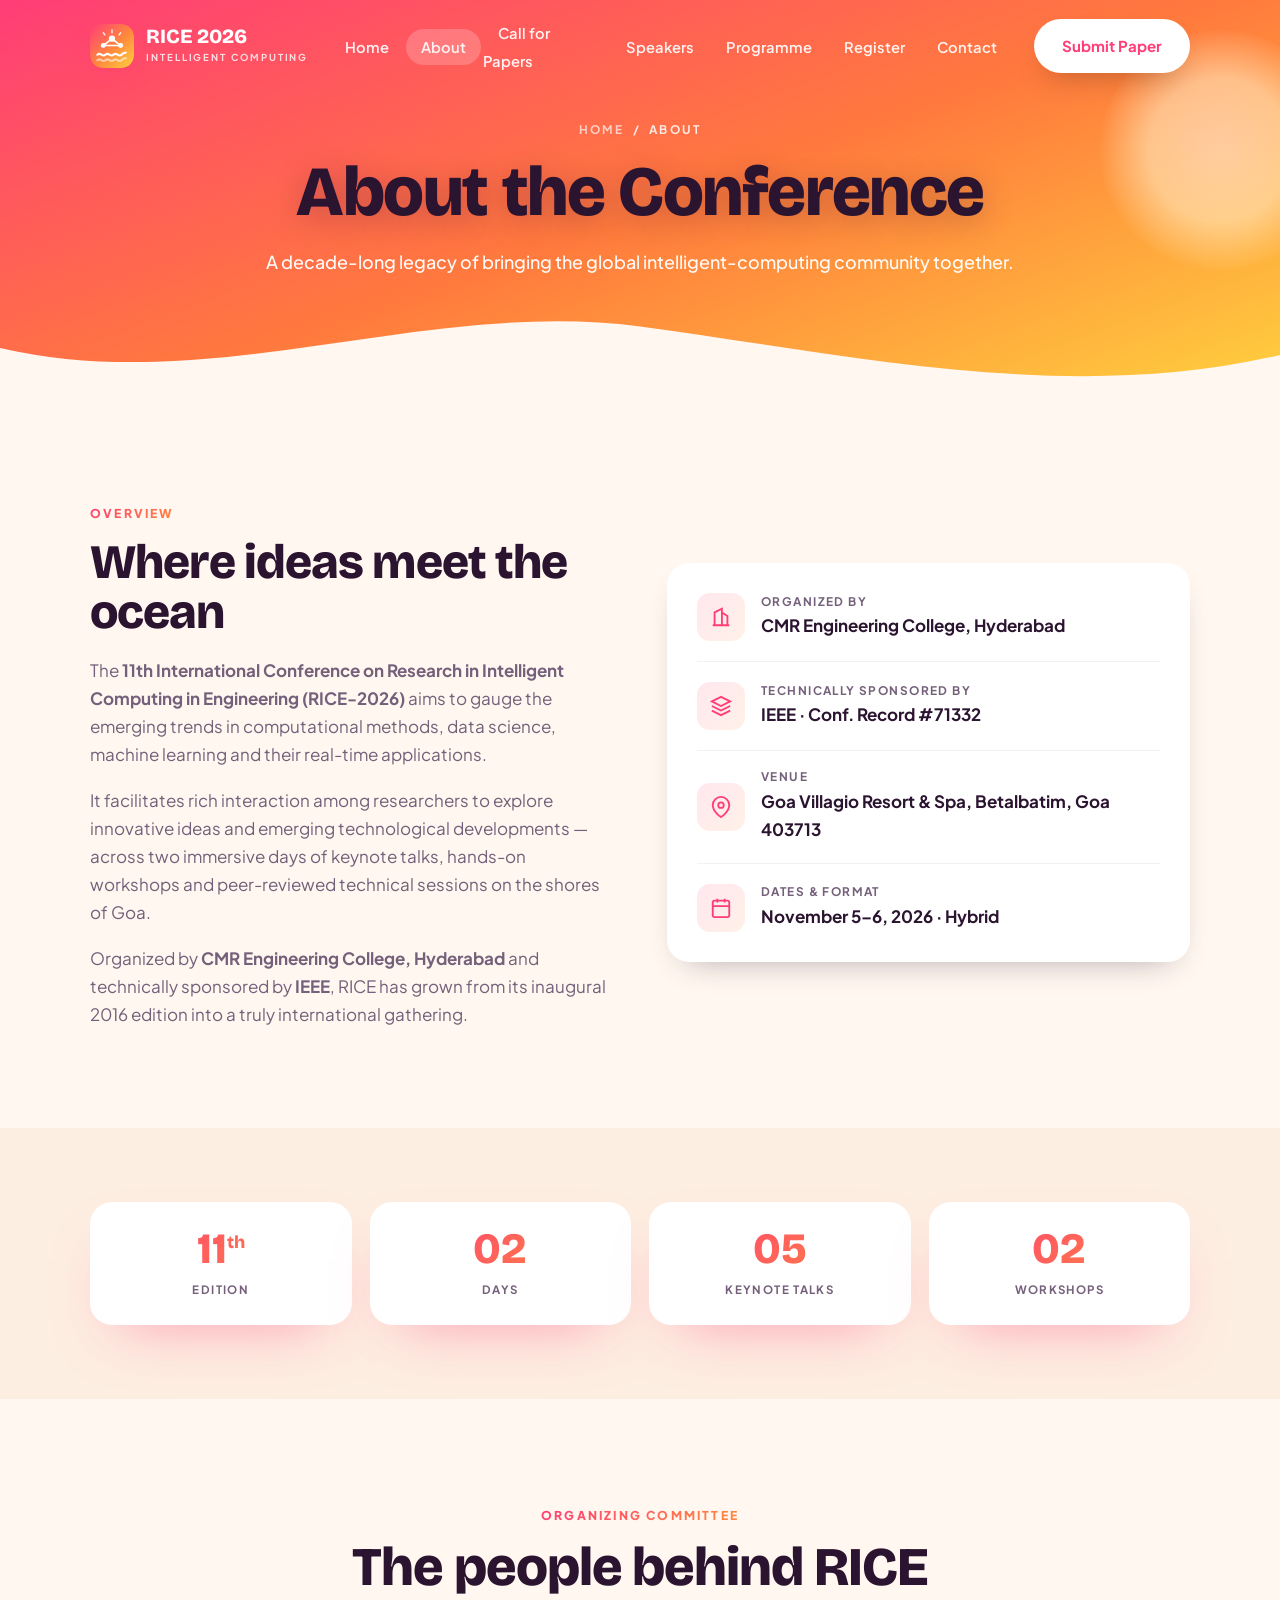
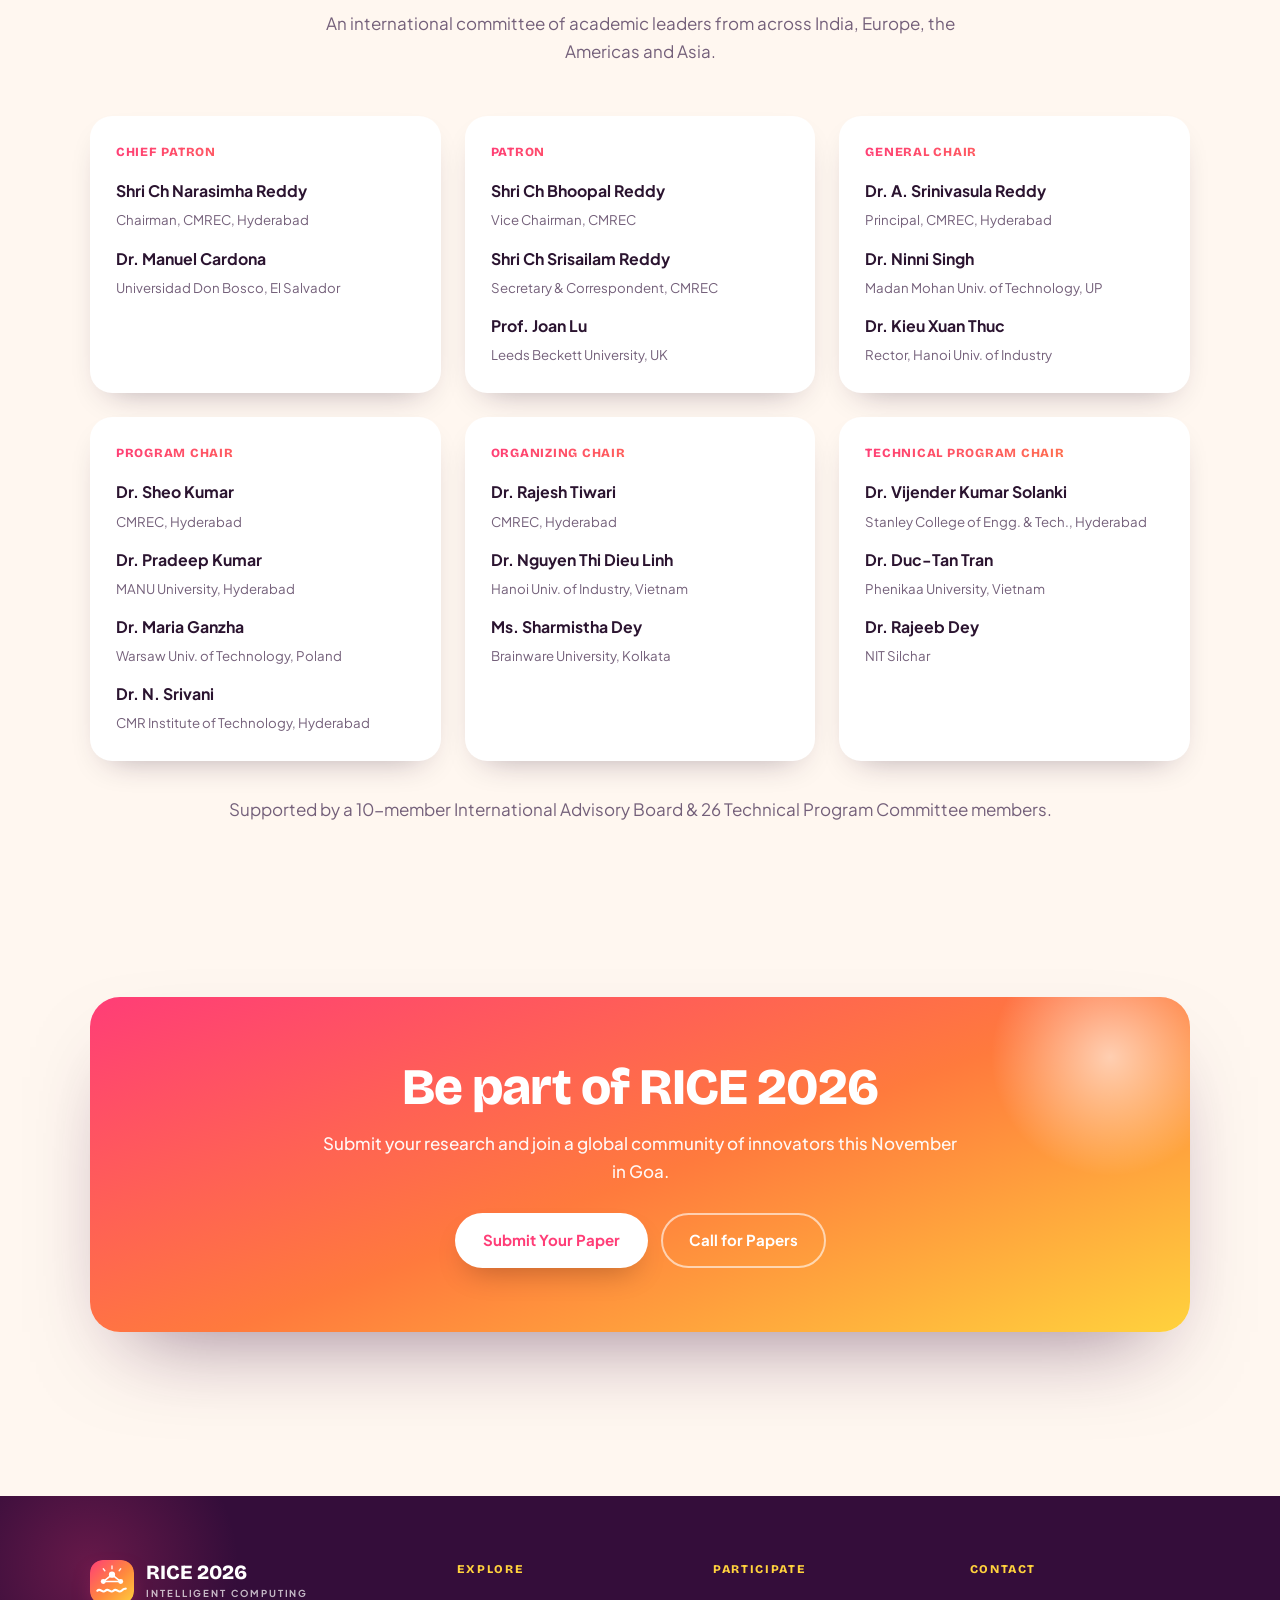
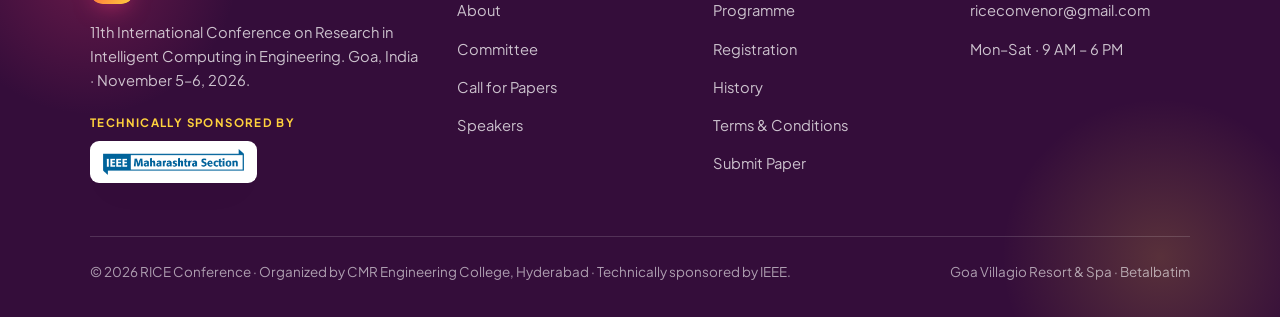
<file: 2026/about.html>
<!DOCTYPE html>
<html lang="en">
<head>
<meta charset="UTF-8" />
<meta name="viewport" content="width=device-width, initial-scale=1.0" />
<title>About &amp; Committee — RICE 2026</title>
<meta name="description" content="About RICE 2026 and the international organizing committee — Chief Patrons, Patrons, Chairs and Technical Program Committee." />
<link rel="icon" href="data:image/svg+xml,%3Csvg xmlns='http://www.w3.org/2000/svg' viewBox='0 0 48 48'%3E%3Crect width='48' height='48' rx='12' fill='%23ff3d77'/%3E%3Ccircle cx='24' cy='17' r='3' fill='white'/%3E%3Ccircle cx='15' cy='24' r='2.4' fill='white'/%3E%3Ccircle cx='33' cy='24' r='2.4' fill='white'/%3E%3Cpath d='M24 17 15 24M24 17 33 24' stroke='white' stroke-width='1.6'/%3E%3Cpath d='M9 34c4-4 6 4 10 0s6 4 10 0 6 4 10 0' stroke='white' stroke-width='2.2' fill='none' stroke-linecap='round'/%3E%3C/svg%3E" />
<link rel="stylesheet" href="assets/styles.css" />
</head>
<body>

<header class="site-head">
  <div class="container nav">
    <a href="index.html" class="brand">
      <svg class="mark" viewBox="0 0 48 48" aria-hidden="true"><defs><linearGradient id="rg" x1="0" y1="0" x2="1" y2="1"><stop offset="0" stop-color="#ff3d77"/><stop offset=".55" stop-color="#ff8a3d"/><stop offset="1" stop-color="#ffd23d"/></linearGradient></defs><rect width="48" height="48" rx="13" fill="url(#rg)"/><g stroke="#fff" stroke-width="1.5" stroke-linecap="round" opacity=".9"><path d="M24 6.5v3"/><path d="M33.5 9.5l-1.7 2.2"/><path d="M14.5 9.5l1.7 2.2"/></g><path d="M24 16 14.5 23.5M24 16 33.5 23.5M14.5 23.5 33.5 23.5" stroke="#fff" stroke-width="1.7"/><circle cx="24" cy="16" r="3.4" fill="#fff"/><circle cx="14.5" cy="23.5" r="2.7" fill="#fff"/><circle cx="33.5" cy="23.5" r="2.7" fill="#fff"/><path d="M8 33.5c3.5-3.4 5.3 3.4 8.8 0s5.3 3.4 8.8 0 5.3 3.4 8.8 0 4-1.6 4.6-2.3" fill="none" stroke="#fff" stroke-width="2.3" stroke-linecap="round"/><path d="M8 39.5c3.5-3.4 5.3 3.4 8.8 0s5.3 3.4 8.8 0 5.3 3.4 8.8 0 4-1.6 4.6-2.3" fill="none" stroke="#fff" stroke-width="2.3" stroke-linecap="round" opacity=".55"/></svg>
      <span class="bt"><b>RICE 2026</b><span>Intelligent Computing</span></span>
    </a>
    <ul class="menu" id="menu">
      <li><a href="index.html">Home</a></li>
      <li><a href="about.html" class="active">About</a></li>
      <li><a href="call-for-papers.html">Call for Papers</a></li>
      <li><a href="speakers.html">Speakers</a></li>
      <li><a href="programme.html">Programme</a></li>
      <li><a href="registration.html">Register</a></li>
      <li><a href="contact.html">Contact</a></li>
    </ul>
    <a href="https://app.confconnects.com/conference/M5wdRLnNbbmSDOBDPahe" target="_blank" rel="noopener" class="btn btn-white nav-cta">Submit Paper</a>
    <button class="burger" id="burger" aria-label="Menu"><span></span><span></span><span></span></button>
  </div>
</header>

<section class="band band--page">
  <span class="sun"></span>
  <div class="container inner">
    <div class="crumb"><a href="index.html">Home</a> &nbsp;/&nbsp; About</div>
    <h1>About the Conference</h1>
    <p>A decade-long legacy of bringing the global intelligent-computing community together.</p>
  </div>
  <svg class="wave" viewBox="0 0 1440 120" preserveAspectRatio="none"><path fill="#fff7f0" d="M0,64 C240,120 480,8 720,40 C960,72 1200,128 1440,72 L1440,120 L0,120 Z"/></svg>
</section>

<!-- Overview -->
<section class="section">
  <div class="container grid-2" style="align-items:center;gap:54px">
    <div class="reveal">
      <span class="kicker">Overview</span>
      <h2 style="font-size:clamp(2rem,4.4vw,3rem)">Where ideas meet the ocean</h2>
      <p style="color:var(--muted);margin:18px 0">The <strong>11th International Conference on Research in Intelligent Computing in Engineering (RICE-2026)</strong> aims to gauge the emerging trends in computational methods, data science, machine learning and their real-time applications.</p>
      <p style="color:var(--muted);margin-bottom:18px">It facilitates rich interaction among researchers to explore innovative ideas and emerging technological developments — across two immersive days of keynote talks, hands-on workshops and peer-reviewed technical sessions on the shores of Goa.</p>
      <p style="color:var(--muted)">Organized by <strong>CMR Engineering College, Hyderabad</strong> and technically sponsored by <strong>IEEE</strong>, RICE has grown from its inaugural 2016 edition into a truly international gathering.</p>
    </div>
    <div class="org reveal">
      <div class="row"><div class="ic"><svg viewBox="0 0 24 24" fill="none" stroke="currentColor" stroke-width="2"><path d="M3 21h18M5 21V7l8-4v18M19 21V11l-6-4"/></svg></div><div><h4>Organized By</h4><div class="v">CMR Engineering College, Hyderabad</div></div></div>
      <div class="row"><div class="ic"><svg viewBox="0 0 24 24" fill="none" stroke="currentColor" stroke-width="2"><path d="M12 2 2 7l10 5 10-5-10-5ZM2 17l10 5 10-5M2 12l10 5 10-5"/></svg></div><div><h4>Technically Sponsored By</h4><div class="v">IEEE · Conf. Record #71332</div></div></div>
      <div class="row"><div class="ic"><svg viewBox="0 0 24 24" fill="none" stroke="currentColor" stroke-width="2"><path d="M21 10c0 7-9 13-9 13s-9-6-9-13a9 9 0 0 1 18 0Z"/><circle cx="12" cy="10" r="3"/></svg></div><div><h4>Venue</h4><div class="v">Goa Villagio Resort &amp; Spa, Betalbatim, Goa 403713</div></div></div>
      <div class="row"><div class="ic"><svg viewBox="0 0 24 24" fill="none" stroke="currentColor" stroke-width="2"><rect x="3" y="4" width="18" height="18" rx="2"/><path d="M16 2v4M8 2v4M3 10h18"/></svg></div><div><h4>Dates &amp; Format</h4><div class="v">November 5–6, 2026 · Hybrid</div></div></div>
    </div>
  </div>
</section>

<!-- Stats -->
<section class="section tight" style="background:var(--soft)">
  <div class="container">
    <div class="chips" style="margin-top:0">
      <div class="grid">
        <div class="chip reveal"><div class="n">11<sup style="font-size:1.1rem">th</sup></div><div class="t">Edition</div></div>
        <div class="chip reveal"><div class="n">02</div><div class="t">Days</div></div>
        <div class="chip reveal"><div class="n">05</div><div class="t">Keynote Talks</div></div>
        <div class="chip reveal"><div class="n">02</div><div class="t">Workshops</div></div>
      </div>
    </div>
  </div>
</section>

<!-- Committee -->
<section class="section" id="committee">
  <div class="container">
    <div class="sec-head center reveal">
      <span class="kicker">Organizing Committee</span>
      <h2>The people behind RICE</h2>
      <p>An international committee of academic leaders from across India, Europe, the Americas and Asia.</p>
    </div>
    <div class="grid-3">
      <div class="card comm reveal"><div class="role">Chief Patron</div><ul><li><span class="nm">Shri Ch Narasimha Reddy</span><span class="af">Chairman, CMREC, Hyderabad</span></li><li><span class="nm">Dr. Manuel Cardona</span><span class="af">Universidad Don Bosco, El Salvador</span></li></ul></div>
      <div class="card comm reveal"><div class="role">Patron</div><ul><li><span class="nm">Shri Ch Bhoopal Reddy</span><span class="af">Vice Chairman, CMREC</span></li><li><span class="nm">Shri Ch Srisailam Reddy</span><span class="af">Secretary &amp; Correspondent, CMREC</span></li><li><span class="nm">Prof. Joan Lu</span><span class="af">Leeds Beckett University, UK</span></li></ul></div>
      <div class="card comm reveal"><div class="role">General Chair</div><ul><li><span class="nm">Dr. A. Srinivasula Reddy</span><span class="af">Principal, CMREC, Hyderabad</span></li><li><span class="nm">Dr. Ninni Singh</span><span class="af">Madan Mohan Univ. of Technology, UP</span></li><li><span class="nm">Dr. Kieu Xuan Thuc</span><span class="af">Rector, Hanoi Univ. of Industry</span></li></ul></div>
      <div class="card comm reveal"><div class="role">Program Chair</div><ul><li><span class="nm">Dr. Sheo Kumar</span><span class="af">CMREC, Hyderabad</span></li><li><span class="nm">Dr. Pradeep Kumar</span><span class="af">MANU University, Hyderabad</span></li><li><span class="nm">Dr. Maria Ganzha</span><span class="af">Warsaw Univ. of Technology, Poland</span></li><li><span class="nm">Dr. N. Srivani</span><span class="af">CMR Institute of Technology, Hyderabad</span></li></ul></div>
      <div class="card comm reveal"><div class="role">Organizing Chair</div><ul><li><span class="nm">Dr. Rajesh Tiwari</span><span class="af">CMREC, Hyderabad</span></li><li><span class="nm">Dr. Nguyen Thi Dieu Linh</span><span class="af">Hanoi Univ. of Industry, Vietnam</span></li><li><span class="nm">Ms. Sharmistha Dey</span><span class="af">Brainware University, Kolkata</span></li></ul></div>
      <div class="card comm reveal"><div class="role">Technical Program Chair</div><ul><li><span class="nm">Dr. Vijender Kumar Solanki</span><span class="af">Stanley College of Engg. &amp; Tech., Hyderabad</span></li><li><span class="nm">Dr. Duc-Tan Tran</span><span class="af">Phenikaa University, Vietnam</span></li><li><span class="nm">Dr. Rajeeb Dey</span><span class="af">NIT Silchar</span></li></ul></div>
    </div>
    <p class="center reveal" style="margin-top:34px;color:var(--muted)">Supported by a 10-member International Advisory Board &amp; 26 Technical Program Committee members.</p>
  </div>
</section>

<!-- CTA -->
<section class="section tight">
  <div class="container">
    <div class="cta-band reveal">
      <span class="sun"></span>
      <h2>Be part of RICE 2026</h2>
      <p>Submit your research and join a global community of innovators this November in Goa.</p>
      <div class="cta"><a href="https://app.confconnects.com/conference/M5wdRLnNbbmSDOBDPahe" target="_blank" rel="noopener" class="btn btn-white">Submit Your Paper</a><a href="call-for-papers.html" class="btn btn-out-w">Call for Papers</a></div>
    </div>
  </div>
</section>

<footer class="site-foot">
  <div class="container">
    <div class="foot">
      <div>
        <a href="index.html" class="brand">
          <svg class="mark" viewBox="0 0 48 48" aria-hidden="true"><rect width="48" height="48" rx="13" fill="url(#rg)"/><g stroke="#fff" stroke-width="1.5" stroke-linecap="round" opacity=".9"><path d="M24 6.5v3"/><path d="M33.5 9.5l-1.7 2.2"/><path d="M14.5 9.5l1.7 2.2"/></g><path d="M24 16 14.5 23.5M24 16 33.5 23.5M14.5 23.5 33.5 23.5" stroke="#fff" stroke-width="1.7"/><circle cx="24" cy="16" r="3.4" fill="#fff"/><circle cx="14.5" cy="23.5" r="2.7" fill="#fff"/><circle cx="33.5" cy="23.5" r="2.7" fill="#fff"/><path d="M8 33.5c3.5-3.4 5.3 3.4 8.8 0s5.3 3.4 8.8 0 5.3 3.4 8.8 0 4-1.6 4.6-2.3" fill="none" stroke="#fff" stroke-width="2.3" stroke-linecap="round"/></svg>
          <span class="bt"><b>RICE 2026</b><span>Intelligent Computing</span></span>
        </a>
        <p class="about">11th International Conference on Research in Intelligent Computing in Engineering. Goa, India · November 5–6, 2026.</p>
        <div class="foot-sponsor"><span class="lbl">Technically Sponsored By</span><span class="badge"><img src="assets/ieee-maharashtra.png" alt="IEEE Maharashtra Section"></span></div>
      </div>
      <div><h5>Explore</h5><ul><li><a href="about.html">About</a></li><li><a href="about.html#committee">Committee</a></li><li><a href="call-for-papers.html">Call for Papers</a></li><li><a href="speakers.html">Speakers</a></li></ul></div>
      <div><h5>Participate</h5><ul><li><a href="programme.html">Programme</a></li><li><a href="registration.html">Registration</a></li><li><a href="contact.html#history">History</a></li><li><a href="terms.html">Terms &amp; Conditions</a></li><li><a href="https://app.confconnects.com/conference/M5wdRLnNbbmSDOBDPahe" target="_blank" rel="noopener">Submit Paper</a></li></ul></div>
      <div><h5>Contact</h5><ul><li><a href="mailto:riceconvenor@gmail.com">riceconvenor@gmail.com</a></li><li><span style="color:rgba(255,255,255,.75);font-size:.92rem">Mon–Sat · 9 AM – 6 PM</span></li></ul></div>
    </div>
    <div class="foot-bottom">
      <div>© 2026 RICE Conference · Organized by CMR Engineering College, Hyderabad · Technically sponsored by IEEE.</div>
      <div>Goa Villagio Resort &amp; Spa · Betalbatim</div>
    </div>
  </div>
</footer>

<script src="assets/app.js"></script>
</body>
</html>
</file>
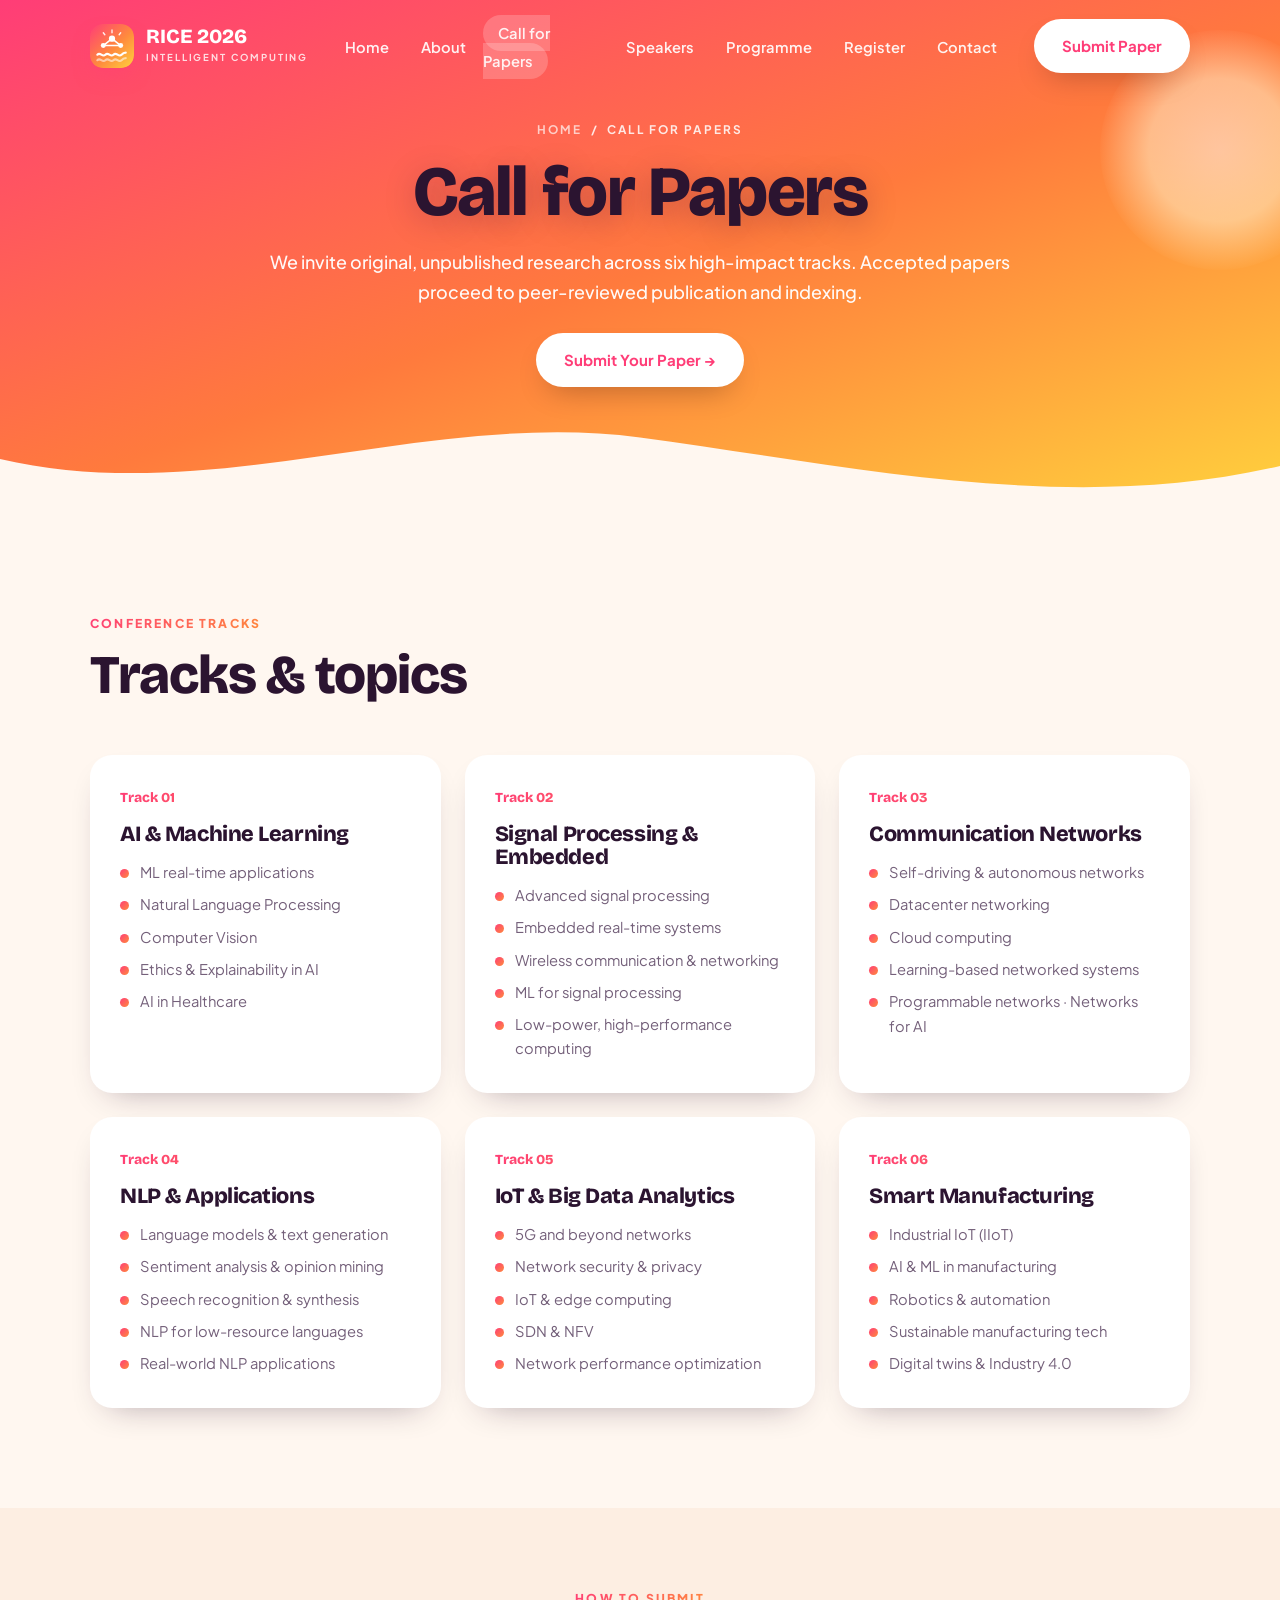
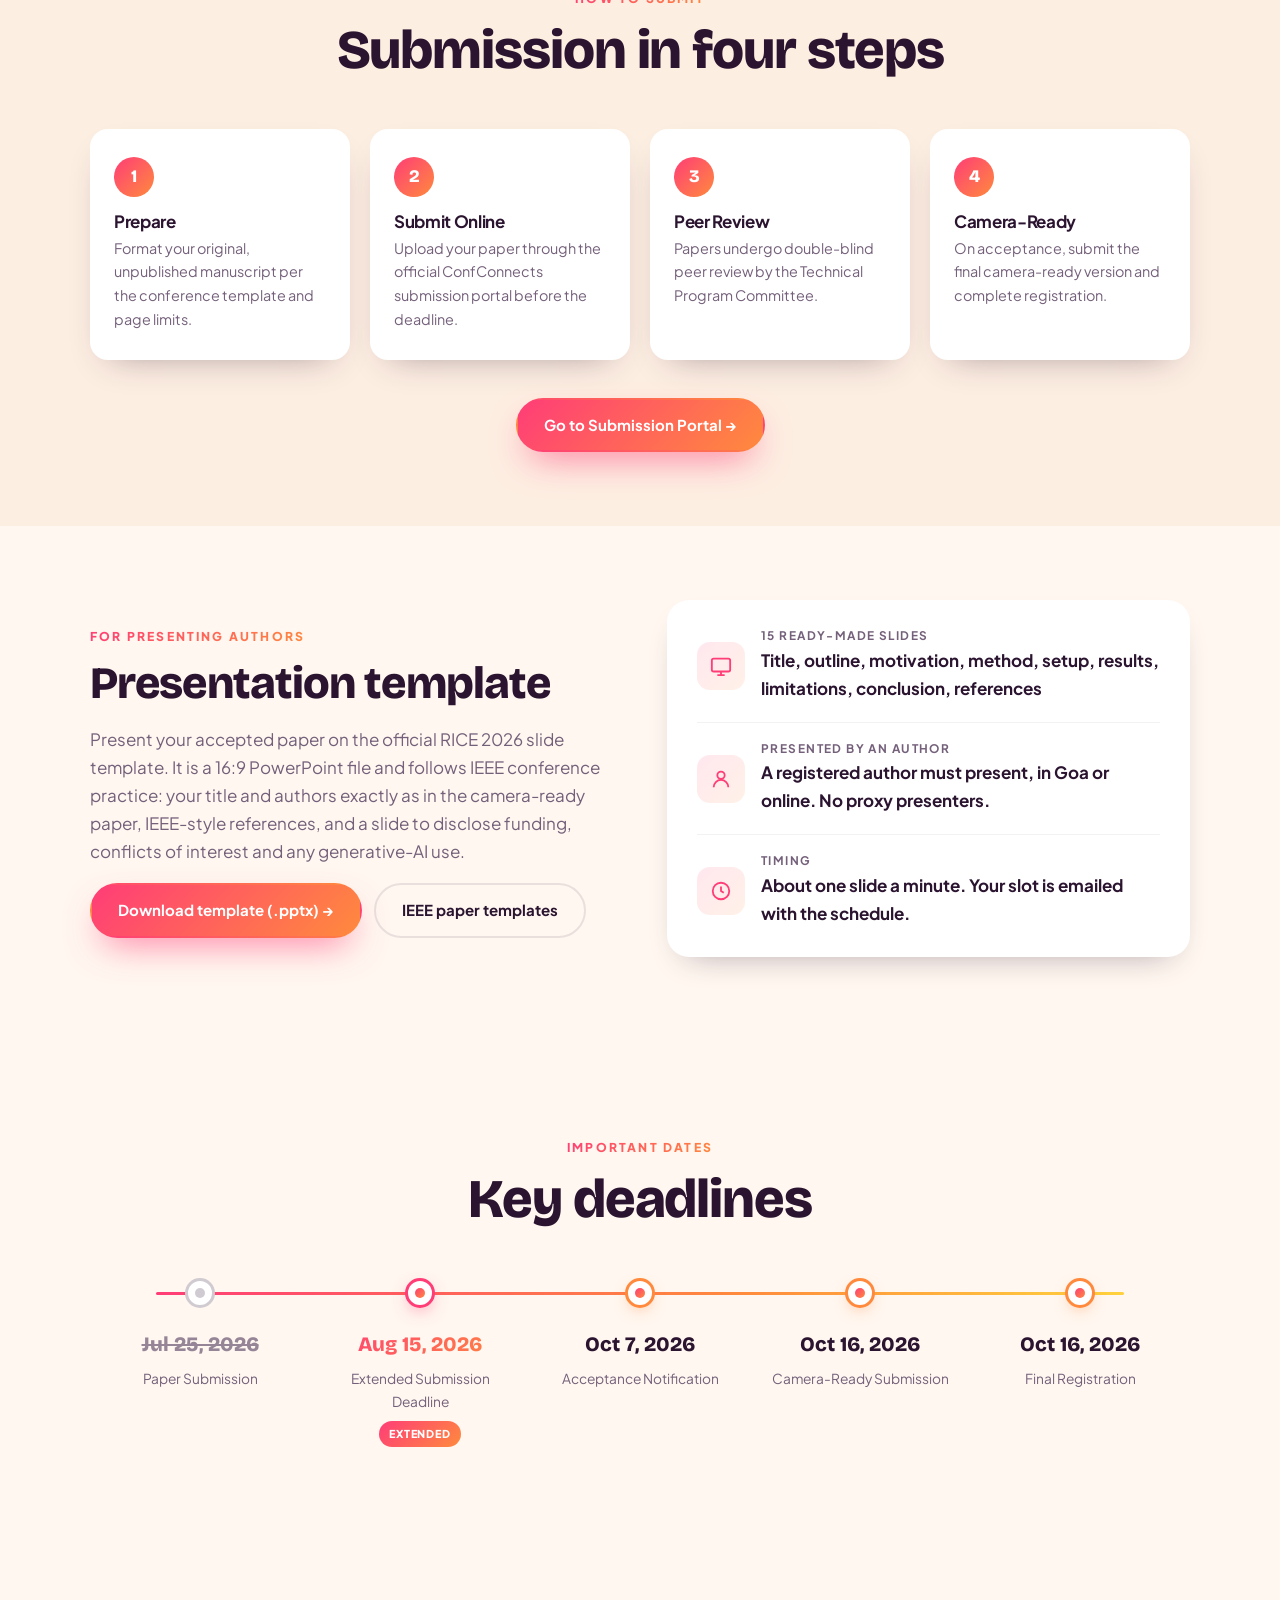
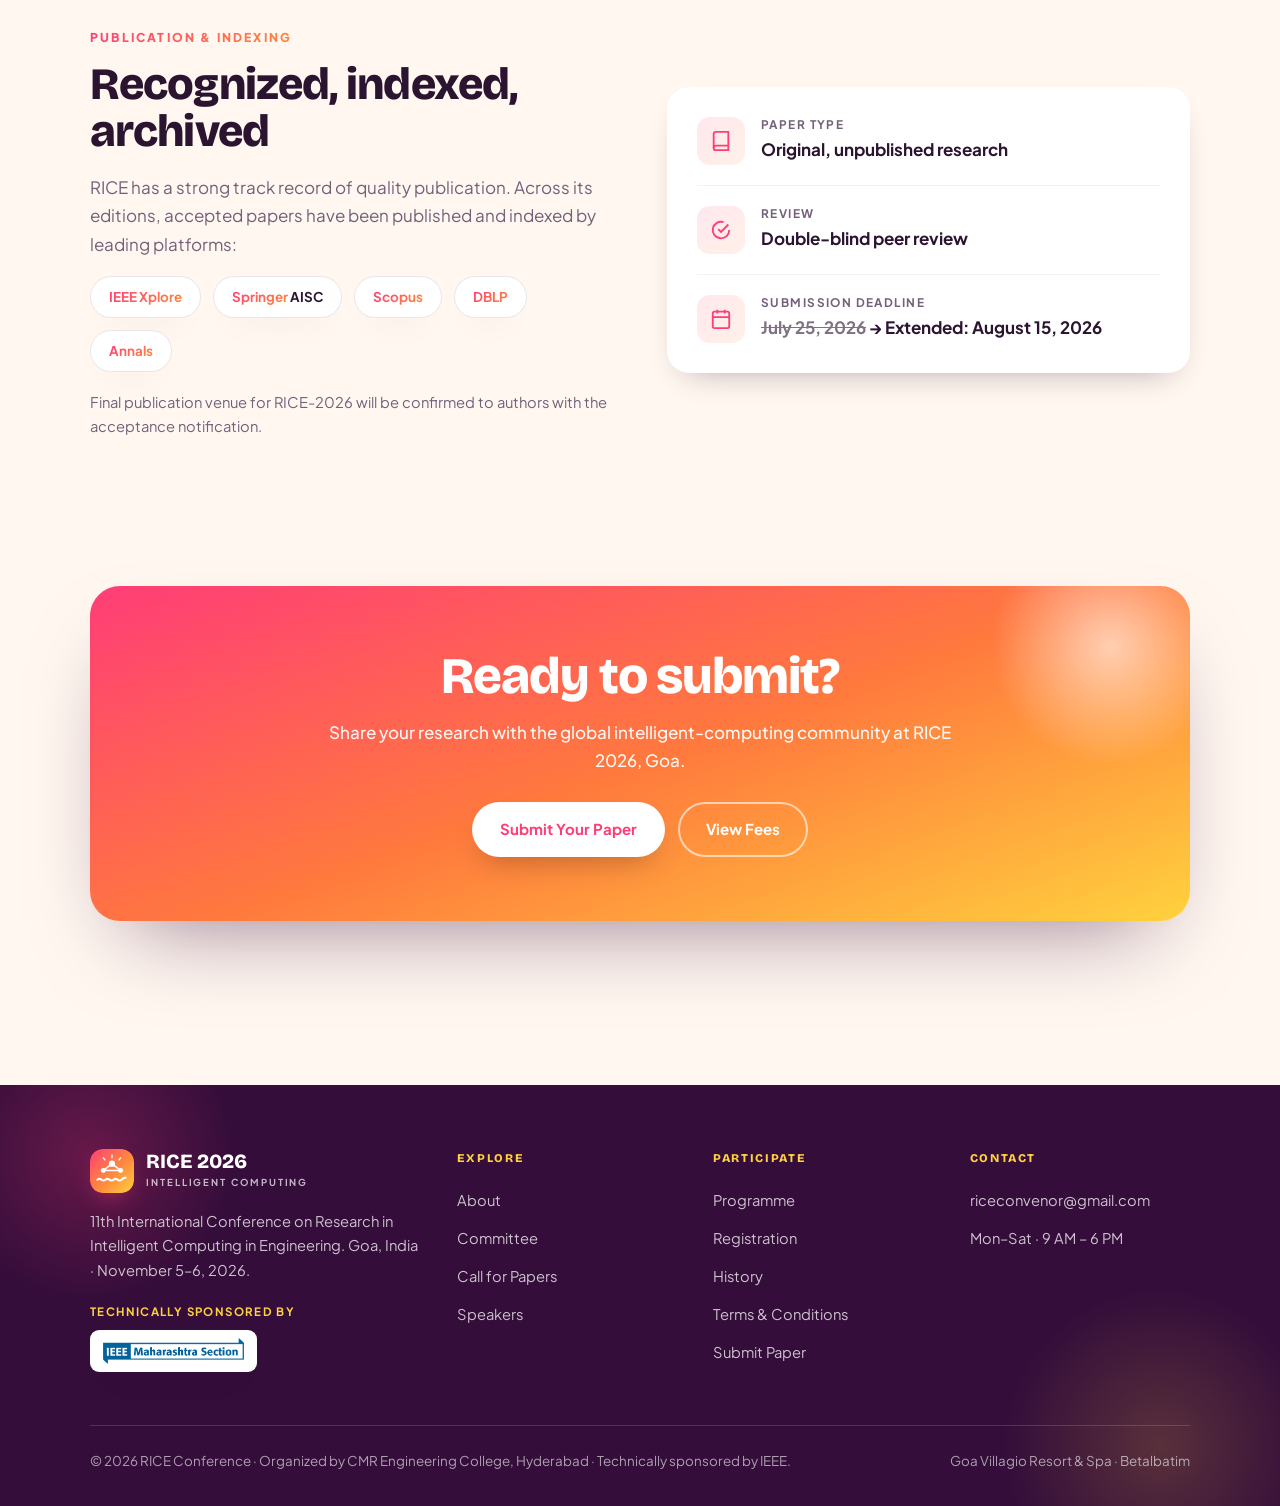
<file: 2026/call-for-papers.html>
<!DOCTYPE html>
<html lang="en">
<head>
<meta charset="UTF-8" />
<meta name="viewport" content="width=device-width, initial-scale=1.0" />
<title>Call for Papers — RICE 2026</title>
<meta name="description" content="RICE 2026 Call for Papers — six tracks, topics, submission guidelines, important dates, and publication & indexing details." />
<link rel="icon" href="data:image/svg+xml,%3Csvg xmlns='http://www.w3.org/2000/svg' viewBox='0 0 48 48'%3E%3Crect width='48' height='48' rx='12' fill='%23ff3d77'/%3E%3Ccircle cx='24' cy='17' r='3' fill='white'/%3E%3Ccircle cx='15' cy='24' r='2.4' fill='white'/%3E%3Ccircle cx='33' cy='24' r='2.4' fill='white'/%3E%3Cpath d='M24 17 15 24M24 17 33 24' stroke='white' stroke-width='1.6'/%3E%3Cpath d='M9 34c4-4 6 4 10 0s6 4 10 0 6 4 10 0' stroke='white' stroke-width='2.2' fill='none' stroke-linecap='round'/%3E%3C/svg%3E" />
<link rel="stylesheet" href="assets/styles.css" />
</head>
<body>

<header class="site-head">
  <div class="container nav">
    <a href="index.html" class="brand">
      <svg class="mark" viewBox="0 0 48 48" aria-hidden="true"><defs><linearGradient id="rg" x1="0" y1="0" x2="1" y2="1"><stop offset="0" stop-color="#ff3d77"/><stop offset=".55" stop-color="#ff8a3d"/><stop offset="1" stop-color="#ffd23d"/></linearGradient></defs><rect width="48" height="48" rx="13" fill="url(#rg)"/><g stroke="#fff" stroke-width="1.5" stroke-linecap="round" opacity=".9"><path d="M24 6.5v3"/><path d="M33.5 9.5l-1.7 2.2"/><path d="M14.5 9.5l1.7 2.2"/></g><path d="M24 16 14.5 23.5M24 16 33.5 23.5M14.5 23.5 33.5 23.5" stroke="#fff" stroke-width="1.7"/><circle cx="24" cy="16" r="3.4" fill="#fff"/><circle cx="14.5" cy="23.5" r="2.7" fill="#fff"/><circle cx="33.5" cy="23.5" r="2.7" fill="#fff"/><path d="M8 33.5c3.5-3.4 5.3 3.4 8.8 0s5.3 3.4 8.8 0 5.3 3.4 8.8 0 4-1.6 4.6-2.3" fill="none" stroke="#fff" stroke-width="2.3" stroke-linecap="round"/><path d="M8 39.5c3.5-3.4 5.3 3.4 8.8 0s5.3 3.4 8.8 0 5.3 3.4 8.8 0 4-1.6 4.6-2.3" fill="none" stroke="#fff" stroke-width="2.3" stroke-linecap="round" opacity=".55"/></svg>
      <span class="bt"><b>RICE 2026</b><span>Intelligent Computing</span></span>
    </a>
    <ul class="menu" id="menu">
      <li><a href="index.html">Home</a></li>
      <li><a href="about.html">About</a></li>
      <li><a href="call-for-papers.html" class="active">Call for Papers</a></li>
      <li><a href="speakers.html">Speakers</a></li>
      <li><a href="programme.html">Programme</a></li>
      <li><a href="registration.html">Register</a></li>
      <li><a href="contact.html">Contact</a></li>
    </ul>
    <a href="https://app.confconnects.com/conference/M5wdRLnNbbmSDOBDPahe" target="_blank" rel="noopener" class="btn btn-white nav-cta">Submit Paper</a>
    <button class="burger" id="burger" aria-label="Menu"><span></span><span></span><span></span></button>
  </div>
</header>

<section class="band band--page">
  <span class="sun"></span>
  <div class="container inner">
    <div class="crumb"><a href="index.html">Home</a> &nbsp;/&nbsp; Call for Papers</div>
    <h1>Call for Papers</h1>
    <p>We invite original, unpublished research across six high-impact tracks. Accepted papers proceed to peer-reviewed publication and indexing.</p>
    <div style="margin-top:26px"><a href="https://app.confconnects.com/conference/M5wdRLnNbbmSDOBDPahe" target="_blank" rel="noopener" class="btn btn-white">Submit Your Paper →</a></div>
  </div>
  <svg class="wave" viewBox="0 0 1440 120" preserveAspectRatio="none"><path fill="#fff7f0" d="M0,64 C240,120 480,8 720,40 C960,72 1200,128 1440,72 L1440,120 L0,120 Z"/></svg>
</section>

<!-- Tracks -->
<section class="section">
  <div class="container">
    <div class="sec-head reveal"><span class="kicker">Conference Tracks</span><h2>Tracks &amp; topics</h2></div>
    <div class="grid-3">
      <div class="card track reveal"><div class="tn">Track 01</div><h3>AI &amp; Machine Learning</h3><ul><li>ML real-time applications</li><li>Natural Language Processing</li><li>Computer Vision</li><li>Ethics &amp; Explainability in AI</li><li>AI in Healthcare</li></ul></div>
      <div class="card track reveal"><div class="tn">Track 02</div><h3>Signal Processing &amp; Embedded</h3><ul><li>Advanced signal processing</li><li>Embedded real-time systems</li><li>Wireless communication &amp; networking</li><li>ML for signal processing</li><li>Low-power, high-performance computing</li></ul></div>
      <div class="card track reveal"><div class="tn">Track 03</div><h3>Communication Networks</h3><ul><li>Self-driving &amp; autonomous networks</li><li>Datacenter networking</li><li>Cloud computing</li><li>Learning-based networked systems</li><li>Programmable networks · Networks for AI</li></ul></div>
      <div class="card track reveal"><div class="tn">Track 04</div><h3>NLP &amp; Applications</h3><ul><li>Language models &amp; text generation</li><li>Sentiment analysis &amp; opinion mining</li><li>Speech recognition &amp; synthesis</li><li>NLP for low-resource languages</li><li>Real-world NLP applications</li></ul></div>
      <div class="card track reveal"><div class="tn">Track 05</div><h3>IoT &amp; Big Data Analytics</h3><ul><li>5G and beyond networks</li><li>Network security &amp; privacy</li><li>IoT &amp; edge computing</li><li>SDN &amp; NFV</li><li>Network performance optimization</li></ul></div>
      <div class="card track reveal"><div class="tn">Track 06</div><h3>Smart Manufacturing</h3><ul><li>Industrial IoT (IIoT)</li><li>AI &amp; ML in manufacturing</li><li>Robotics &amp; automation</li><li>Sustainable manufacturing tech</li><li>Digital twins &amp; Industry 4.0</li></ul></div>
    </div>
  </div>
</section>

<!-- Submission steps -->
<section class="section tight" style="background:var(--soft)">
  <div class="container">
    <div class="sec-head center reveal"><span class="kicker">How to Submit</span><h2>Submission in four steps</h2></div>
    <div class="steps">
      <div class="step reveal"><div class="num">1</div><h4>Prepare</h4><p>Format your original, unpublished manuscript per the conference template and page limits.</p></div>
      <div class="step reveal"><div class="num">2</div><h4>Submit Online</h4><p>Upload your paper through the official ConfConnects submission portal before the deadline.</p></div>
      <div class="step reveal"><div class="num">3</div><h4>Peer Review</h4><p>Papers undergo double-blind peer review by the Technical Program Committee.</p></div>
      <div class="step reveal"><div class="num">4</div><h4>Camera-Ready</h4><p>On acceptance, submit the final camera-ready version and complete registration.</p></div>
    </div>
    <div class="center" style="margin-top:38px"><a href="https://app.confconnects.com/conference/M5wdRLnNbbmSDOBDPahe" target="_blank" rel="noopener" class="btn btn-glow">Go to Submission Portal →</a></div>
  </div>
</section>

<!-- PRESENTATION TEMPLATE -->
<section class="section tight" id="presentation-template">
  <div class="container grid-2" style="align-items:center;gap:54px">
    <div class="reveal">
      <span class="kicker">For Presenting Authors</span>
      <h2 style="font-size:clamp(2rem,4vw,2.8rem)">Presentation template</h2>
      <p style="color:var(--muted);margin:18px 0">Present your accepted paper on the official RICE 2026 slide template. It is a 16:9 PowerPoint file and follows IEEE conference practice: your title and authors exactly as in the camera-ready paper, IEEE-style references, and a slide to disclose funding, conflicts of interest and any generative-AI use.</p>
      <div style="display:flex;gap:12px;flex-wrap:wrap">
        <a href="assets/RICE_2026_Presentation_Template.pptx" download class="btn btn-glow">Download template (.pptx) →</a>
        <a href="https://www.ieee.org/conferences/publishing/templates.html" target="_blank" rel="noopener" class="btn btn-out">IEEE paper templates</a>
      </div>
    </div>
    <div class="org reveal">
      <div class="row"><div class="ic"><svg viewBox="0 0 24 24" fill="none" stroke="currentColor" stroke-width="2"><rect x="2" y="4" width="20" height="14" rx="2"/><path d="M8 22h8M12 18v4"/></svg></div><div><h4>15 ready-made slides</h4><div class="v">Title, outline, motivation, method, setup, results, limitations, conclusion, references</div></div></div>
      <div class="row"><div class="ic"><svg viewBox="0 0 24 24" fill="none" stroke="currentColor" stroke-width="2"><circle cx="12" cy="8" r="4"/><path d="M4 21a8 8 0 0 1 16 0"/></svg></div><div><h4>Presented by an author</h4><div class="v">A registered author must present, in Goa or online. No proxy presenters.</div></div></div>
      <div class="row"><div class="ic"><svg viewBox="0 0 24 24" fill="none" stroke="currentColor" stroke-width="2"><circle cx="12" cy="12" r="9"/><path d="M12 7v5l3 2"/></svg></div><div><h4>Timing</h4><div class="v">About one slide a minute. Your slot is emailed with the schedule.</div></div></div>
    </div>
  </div>
</section>

<!-- Important dates -->
<section class="section">
  <div class="container">
    <div class="sec-head center reveal"><span class="kicker">Important Dates</span><h2>Key deadlines</h2></div>
    <div class="timeline reveal">
      <div class="tl past"><div class="dot"></div><div class="date">Jul 25, 2026</div><div class="what">Paper Submission</div></div>
      <div class="tl ext"><div class="dot"></div><div class="date">Aug 15, 2026</div><div class="what">Extended Submission Deadline</div><span class="flag">Extended</span></div>
      <div class="tl"><div class="dot"></div><div class="date">Oct 7, 2026</div><div class="what">Acceptance Notification</div></div>
      <div class="tl"><div class="dot"></div><div class="date">Oct 16, 2026</div><div class="what">Camera-Ready Submission</div></div>
      <div class="tl"><div class="dot"></div><div class="date">Oct 16, 2026</div><div class="what">Final Registration</div></div>
    </div>
  </div>
</section>

<!-- Publication -->
<section class="section tight">
  <div class="container grid-2" style="align-items:center;gap:54px">
    <div class="reveal">
      <span class="kicker">Publication &amp; Indexing</span>
      <h2 style="font-size:clamp(2rem,4vw,2.8rem)">Recognized, indexed, archived</h2>
      <p style="color:var(--muted);margin:18px 0">RICE has a strong track record of quality publication. Across its editions, accepted papers have been published and indexed by leading platforms:</p>
      <div class="badges">
        <span class="badge-pub"><b>IEEE Xplore</b></span>
        <span class="badge-pub"><b>Springer</b> AISC</span>
        <span class="badge-pub"><b>Scopus</b></span>
        <span class="badge-pub"><b>DBLP</b></span>
        <span class="badge-pub"><b>Annals</b></span>
      </div>
      <p style="color:var(--muted);margin-top:18px;font-size:.92rem">Final publication venue for RICE-2026 will be confirmed to authors with the acceptance notification.</p>
    </div>
    <div class="org reveal">
      <div class="row"><div class="ic"><svg viewBox="0 0 24 24" fill="none" stroke="currentColor" stroke-width="2"><path d="M4 19.5A2.5 2.5 0 0 1 6.5 17H20"/><path d="M6.5 2H20v20H6.5A2.5 2.5 0 0 1 4 19.5v-15A2.5 2.5 0 0 1 6.5 2Z"/></svg></div><div><h4>Paper Type</h4><div class="v">Original, unpublished research</div></div></div>
      <div class="row"><div class="ic"><svg viewBox="0 0 24 24" fill="none" stroke="currentColor" stroke-width="2"><path d="M9 11l3 3 8-8"/><path d="M21 12a9 9 0 1 1-6.2-8.5"/></svg></div><div><h4>Review</h4><div class="v">Double-blind peer review</div></div></div>
      <div class="row"><div class="ic"><svg viewBox="0 0 24 24" fill="none" stroke="currentColor" stroke-width="2"><rect x="3" y="4" width="18" height="18" rx="2"/><path d="M16 2v4M8 2v4M3 10h18"/></svg></div><div><h4>Submission Deadline</h4><div class="v"><s style="opacity:.6">July 25, 2026</s> → <b>Extended: August 15, 2026</b></div></div></div>
    </div>
  </div>
</section>

<!-- CTA -->
<section class="section tight">
  <div class="container">
    <div class="cta-band reveal">
      <span class="sun"></span>
      <h2>Ready to submit?</h2>
      <p>Share your research with the global intelligent-computing community at RICE 2026, Goa.</p>
      <div class="cta"><a href="https://app.confconnects.com/conference/M5wdRLnNbbmSDOBDPahe" target="_blank" rel="noopener" class="btn btn-white">Submit Your Paper</a><a href="registration.html" class="btn btn-out-w">View Fees</a></div>
    </div>
  </div>
</section>

<footer class="site-foot">
  <div class="container">
    <div class="foot">
      <div>
        <a href="index.html" class="brand">
          <svg class="mark" viewBox="0 0 48 48" aria-hidden="true"><rect width="48" height="48" rx="13" fill="url(#rg)"/><g stroke="#fff" stroke-width="1.5" stroke-linecap="round" opacity=".9"><path d="M24 6.5v3"/><path d="M33.5 9.5l-1.7 2.2"/><path d="M14.5 9.5l1.7 2.2"/></g><path d="M24 16 14.5 23.5M24 16 33.5 23.5M14.5 23.5 33.5 23.5" stroke="#fff" stroke-width="1.7"/><circle cx="24" cy="16" r="3.4" fill="#fff"/><circle cx="14.5" cy="23.5" r="2.7" fill="#fff"/><circle cx="33.5" cy="23.5" r="2.7" fill="#fff"/><path d="M8 33.5c3.5-3.4 5.3 3.4 8.8 0s5.3 3.4 8.8 0 5.3 3.4 8.8 0 4-1.6 4.6-2.3" fill="none" stroke="#fff" stroke-width="2.3" stroke-linecap="round"/></svg>
          <span class="bt"><b>RICE 2026</b><span>Intelligent Computing</span></span>
        </a>
        <p class="about">11th International Conference on Research in Intelligent Computing in Engineering. Goa, India · November 5–6, 2026.</p>
        <div class="foot-sponsor"><span class="lbl">Technically Sponsored By</span><span class="badge"><img src="assets/ieee-maharashtra.png" alt="IEEE Maharashtra Section"></span></div>
      </div>
      <div><h5>Explore</h5><ul><li><a href="about.html">About</a></li><li><a href="about.html#committee">Committee</a></li><li><a href="call-for-papers.html">Call for Papers</a></li><li><a href="speakers.html">Speakers</a></li></ul></div>
      <div><h5>Participate</h5><ul><li><a href="programme.html">Programme</a></li><li><a href="registration.html">Registration</a></li><li><a href="contact.html#history">History</a></li><li><a href="terms.html">Terms &amp; Conditions</a></li><li><a href="https://app.confconnects.com/conference/M5wdRLnNbbmSDOBDPahe" target="_blank" rel="noopener">Submit Paper</a></li></ul></div>
      <div><h5>Contact</h5><ul><li><a href="mailto:riceconvenor@gmail.com">riceconvenor@gmail.com</a></li><li><span style="color:rgba(255,255,255,.75);font-size:.92rem">Mon–Sat · 9 AM – 6 PM</span></li></ul></div>
    </div>
    <div class="foot-bottom">
      <div>© 2026 RICE Conference · Organized by CMR Engineering College, Hyderabad · Technically sponsored by IEEE.</div>
      <div>Goa Villagio Resort &amp; Spa · Betalbatim</div>
    </div>
  </div>
</footer>

<script src="assets/app.js"></script>
</body>
</html>
</file>
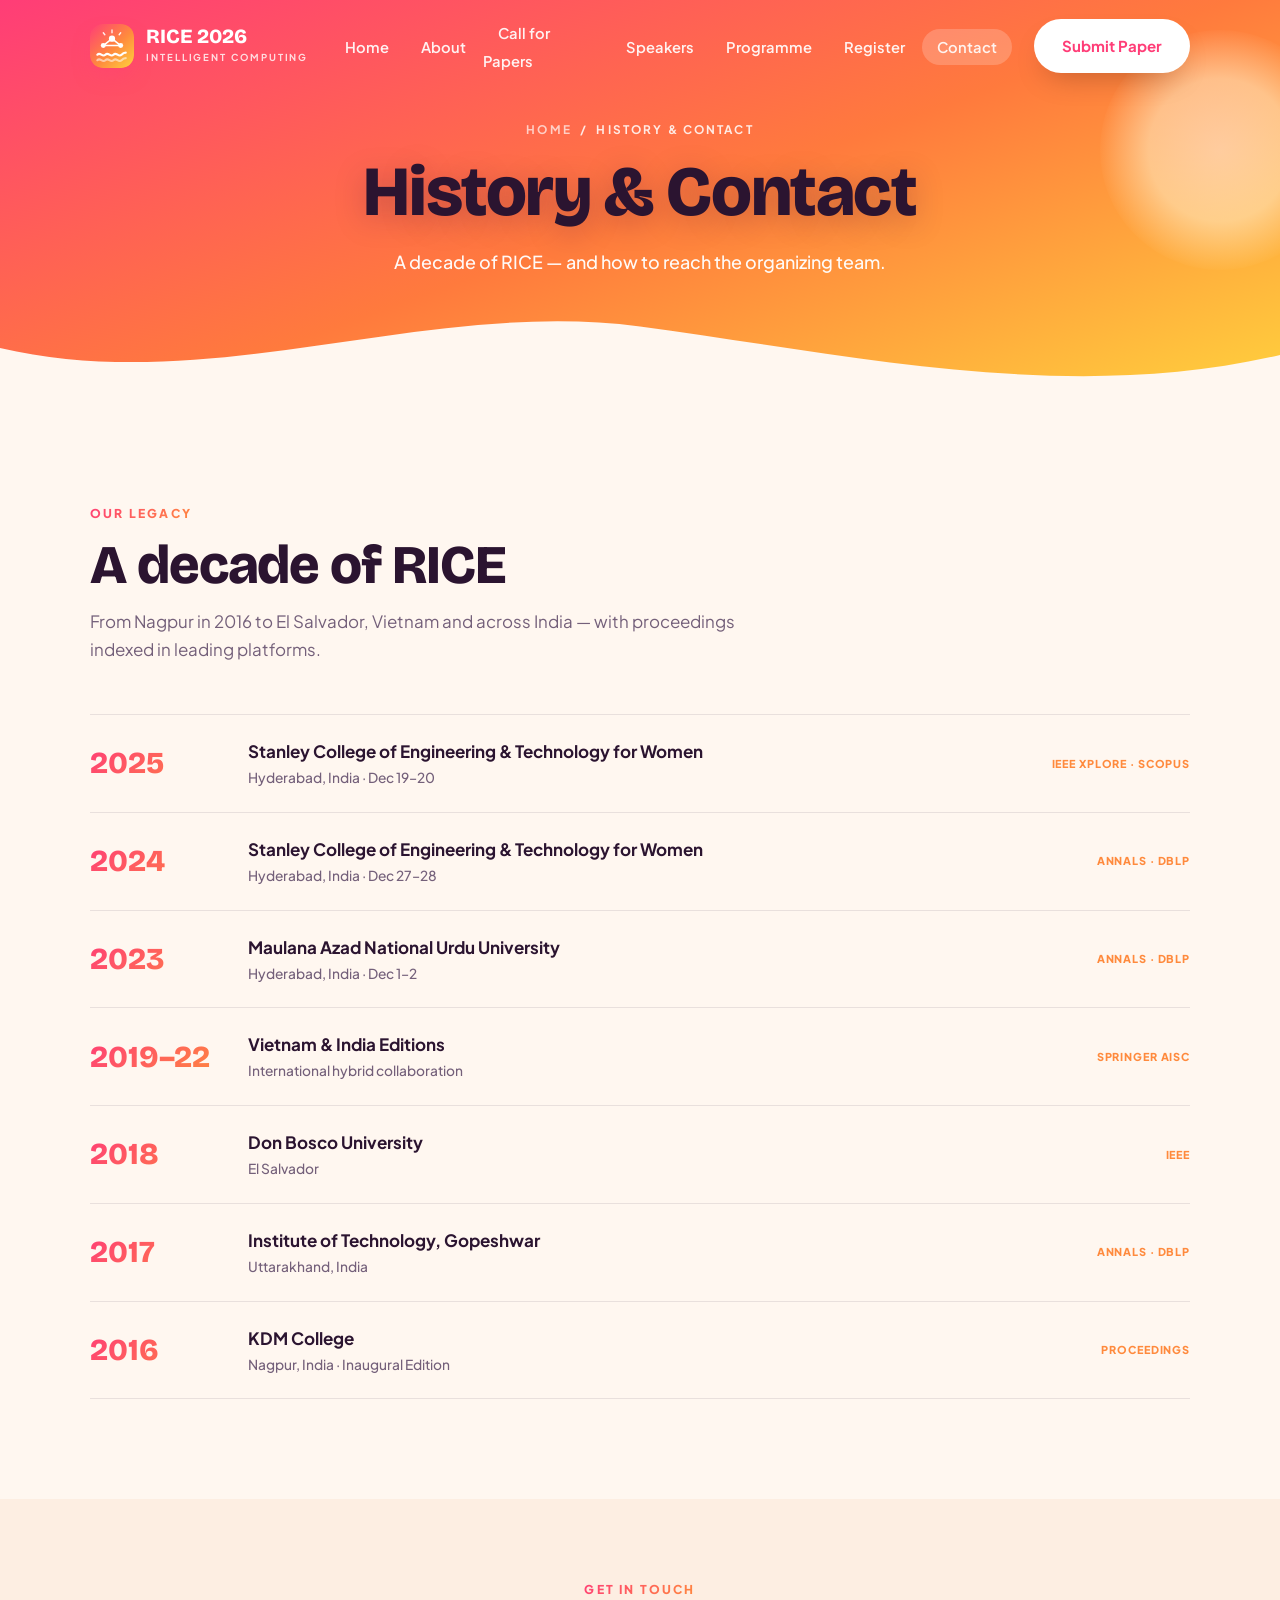
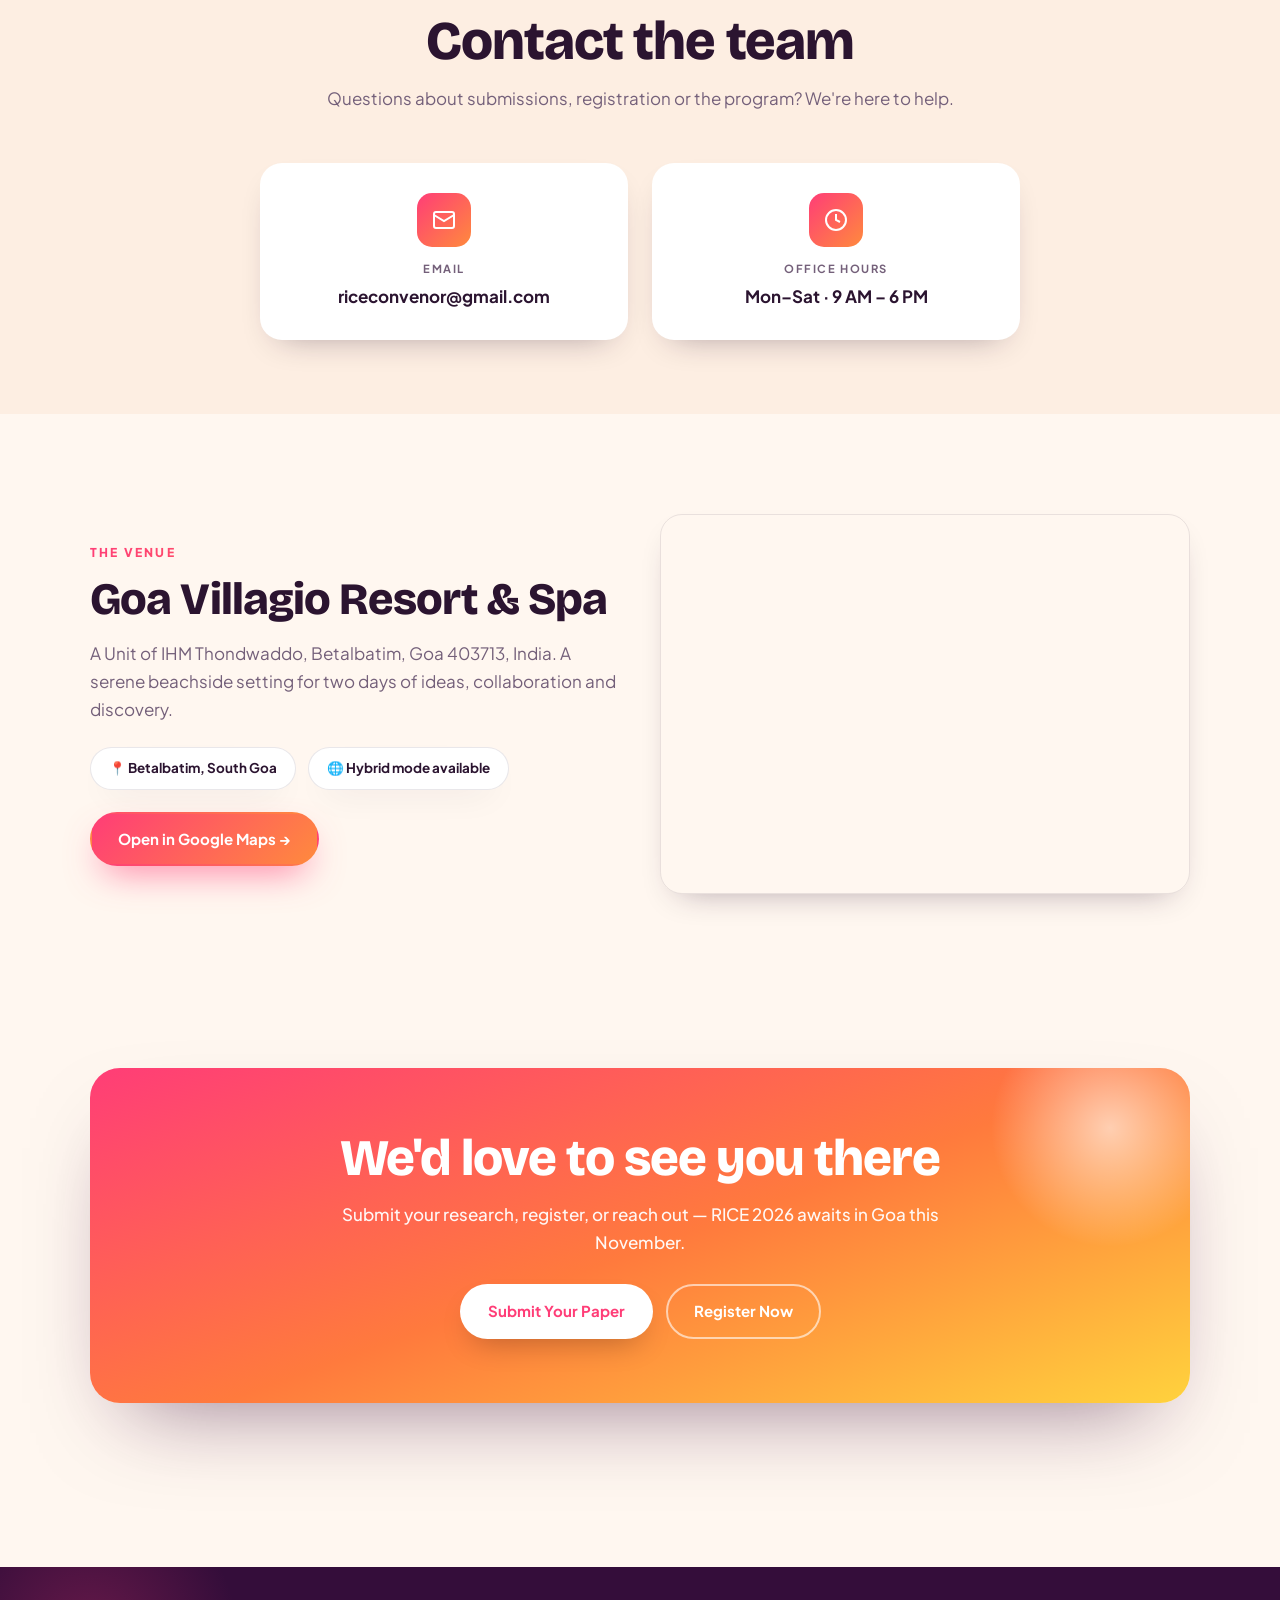
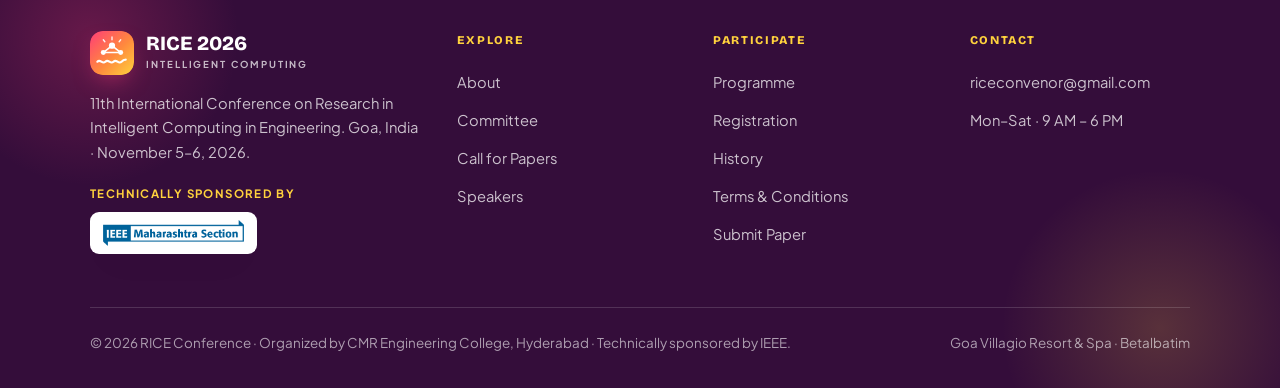
<file: 2026/contact.html>
<!DOCTYPE html>
<html lang="en">
<head>
<meta charset="UTF-8" />
<meta name="viewport" content="width=device-width, initial-scale=1.0" />
<title>History &amp; Contact — RICE 2026</title>
<meta name="description" content="The legacy of the RICE conference (2016–2026) and how to get in touch — email, office hours and venue map." />
<link rel="icon" href="data:image/svg+xml,%3Csvg xmlns='http://www.w3.org/2000/svg' viewBox='0 0 48 48'%3E%3Crect width='48' height='48' rx='12' fill='%23ff3d77'/%3E%3Ccircle cx='24' cy='17' r='3' fill='white'/%3E%3Ccircle cx='15' cy='24' r='2.4' fill='white'/%3E%3Ccircle cx='33' cy='24' r='2.4' fill='white'/%3E%3Cpath d='M24 17 15 24M24 17 33 24' stroke='white' stroke-width='1.6'/%3E%3Cpath d='M9 34c4-4 6 4 10 0s6 4 10 0 6 4 10 0' stroke='white' stroke-width='2.2' fill='none' stroke-linecap='round'/%3E%3C/svg%3E" />
<link rel="stylesheet" href="assets/styles.css" />
</head>
<body>

<header class="site-head">
  <div class="container nav">
    <a href="index.html" class="brand">
      <svg class="mark" viewBox="0 0 48 48" aria-hidden="true"><defs><linearGradient id="rg" x1="0" y1="0" x2="1" y2="1"><stop offset="0" stop-color="#ff3d77"/><stop offset=".55" stop-color="#ff8a3d"/><stop offset="1" stop-color="#ffd23d"/></linearGradient></defs><rect width="48" height="48" rx="13" fill="url(#rg)"/><g stroke="#fff" stroke-width="1.5" stroke-linecap="round" opacity=".9"><path d="M24 6.5v3"/><path d="M33.5 9.5l-1.7 2.2"/><path d="M14.5 9.5l1.7 2.2"/></g><path d="M24 16 14.5 23.5M24 16 33.5 23.5M14.5 23.5 33.5 23.5" stroke="#fff" stroke-width="1.7"/><circle cx="24" cy="16" r="3.4" fill="#fff"/><circle cx="14.5" cy="23.5" r="2.7" fill="#fff"/><circle cx="33.5" cy="23.5" r="2.7" fill="#fff"/><path d="M8 33.5c3.5-3.4 5.3 3.4 8.8 0s5.3 3.4 8.8 0 5.3 3.4 8.8 0 4-1.6 4.6-2.3" fill="none" stroke="#fff" stroke-width="2.3" stroke-linecap="round"/><path d="M8 39.5c3.5-3.4 5.3 3.4 8.8 0s5.3 3.4 8.8 0 5.3 3.4 8.8 0 4-1.6 4.6-2.3" fill="none" stroke="#fff" stroke-width="2.3" stroke-linecap="round" opacity=".55"/></svg>
      <span class="bt"><b>RICE 2026</b><span>Intelligent Computing</span></span>
    </a>
    <ul class="menu" id="menu">
      <li><a href="index.html">Home</a></li>
      <li><a href="about.html">About</a></li>
      <li><a href="call-for-papers.html">Call for Papers</a></li>
      <li><a href="speakers.html">Speakers</a></li>
      <li><a href="programme.html">Programme</a></li>
      <li><a href="registration.html">Register</a></li>
      <li><a href="contact.html" class="active">Contact</a></li>
    </ul>
    <a href="https://app.confconnects.com/conference/M5wdRLnNbbmSDOBDPahe" target="_blank" rel="noopener" class="btn btn-white nav-cta">Submit Paper</a>
    <button class="burger" id="burger" aria-label="Menu"><span></span><span></span><span></span></button>
  </div>
</header>

<section class="band band--page">
  <span class="sun"></span>
  <div class="container inner">
    <div class="crumb"><a href="index.html">Home</a> &nbsp;/&nbsp; History &amp; Contact</div>
    <h1>History &amp; Contact</h1>
    <p>A decade of RICE — and how to reach the organizing team.</p>
  </div>
  <svg class="wave" viewBox="0 0 1440 120" preserveAspectRatio="none"><path fill="#fff7f0" d="M0,64 C240,120 480,8 720,40 C960,72 1200,128 1440,72 L1440,120 L0,120 Z"/></svg>
</section>

<!-- History -->
<section class="section" id="history">
  <div class="container">
    <div class="sec-head reveal"><span class="kicker">Our Legacy</span><h2>A decade of RICE</h2><p>From Nagpur in 2016 to El Salvador, Vietnam and across India — with proceedings indexed in leading platforms.</p></div>
    <div class="hist reveal">
      <div class="hrow"><div class="yr">2025</div><div class="loc">Stanley College of Engineering &amp; Technology for Women<small>Hyderabad, India · Dec 19–20</small></div><div class="pub">IEEE Xplore · Scopus</div></div>
      <div class="hrow"><div class="yr">2024</div><div class="loc">Stanley College of Engineering &amp; Technology for Women<small>Hyderabad, India · Dec 27–28</small></div><div class="pub">Annals · DBLP</div></div>
      <div class="hrow"><div class="yr">2023</div><div class="loc">Maulana Azad National Urdu University<small>Hyderabad, India · Dec 1–2</small></div><div class="pub">Annals · DBLP</div></div>
      <div class="hrow"><div class="yr">2019–22</div><div class="loc">Vietnam &amp; India Editions<small>International hybrid collaboration</small></div><div class="pub">Springer AISC</div></div>
      <div class="hrow"><div class="yr">2018</div><div class="loc">Don Bosco University<small>El Salvador</small></div><div class="pub">IEEE</div></div>
      <div class="hrow"><div class="yr">2017</div><div class="loc">Institute of Technology, Gopeshwar<small>Uttarakhand, India</small></div><div class="pub">Annals · DBLP</div></div>
      <div class="hrow"><div class="yr">2016</div><div class="loc">KDM College<small>Nagpur, India · Inaugural Edition</small></div><div class="pub">Proceedings</div></div>
    </div>
  </div>
</section>

<!-- Contact -->
<section class="section tight" style="background:var(--soft)" id="contact">
  <div class="container">
    <div class="sec-head center reveal"><span class="kicker">Get in Touch</span><h2>Contact the team</h2><p>Questions about submissions, registration or the program? We're here to help.</p></div>
    <div class="grid-2" style="max-width:760px;margin:0 auto">
      <div class="card ccard reveal"><div class="ic"><svg viewBox="0 0 24 24" fill="none" stroke="currentColor" stroke-width="2"><rect x="2" y="4" width="20" height="16" rx="2"/><path d="m22 7-10 6L2 7"/></svg></div><h4>Email</h4><a href="mailto:riceconvenor@gmail.com">riceconvenor@gmail.com</a></div>
      <div class="card ccard reveal"><div class="ic"><svg viewBox="0 0 24 24" fill="none" stroke="currentColor" stroke-width="2"><circle cx="12" cy="12" r="10"/><path d="M12 6v6l4 2"/></svg></div><h4>Office Hours</h4><p>Mon–Sat · 9 AM – 6 PM</p></div>
    </div>
  </div>
</section>

<!-- Venue / Map -->
<section class="section">
  <div class="container grid-2" style="align-items:stretch;gap:40px">
    <div class="reveal" style="display:flex;flex-direction:column;justify-content:center">
      <span class="kicker">The Venue</span>
      <h2 style="font-size:clamp(2rem,4vw,2.8rem)">Goa Villagio Resort &amp; Spa</h2>
      <p style="color:var(--muted);margin:16px 0">A Unit of IHM Thondwaddo, Betalbatim, Goa 403713, India. A serene beachside setting for two days of ideas, collaboration and discovery.</p>
      <div class="badges">
        <span class="badge-pub">📍 Betalbatim, South Goa</span>
        <span class="badge-pub">🌐 Hybrid mode available</span>
      </div>
      <div style="margin-top:22px"><a href="https://www.google.com/maps/search/?api=1&query=Goa+Villagio+Resort+%26+Spa+Betalbatim+Goa" target="_blank" rel="noopener" class="btn btn-glow">Open in Google Maps →</a></div>
    </div>
    <div class="map reveal">
      <iframe title="Goa Villagio Resort &amp; Spa map" loading="lazy" referrerpolicy="no-referrer-when-downgrade" src="https://www.google.com/maps?q=Goa+Villagio+Resort+%26+Spa+Betalbatim+Goa&output=embed"></iframe>
    </div>
  </div>
</section>

<!-- CTA -->
<section class="section tight">
  <div class="container">
    <div class="cta-band reveal">
      <span class="sun"></span>
      <h2>We'd love to see you there</h2>
      <p>Submit your research, register, or reach out — RICE 2026 awaits in Goa this November.</p>
      <div class="cta"><a href="https://app.confconnects.com/conference/M5wdRLnNbbmSDOBDPahe" target="_blank" rel="noopener" class="btn btn-white">Submit Your Paper</a><a href="registration.html" class="btn btn-out-w">Register Now</a></div>
    </div>
  </div>
</section>

<footer class="site-foot">
  <div class="container">
    <div class="foot">
      <div>
        <a href="index.html" class="brand">
          <svg class="mark" viewBox="0 0 48 48" aria-hidden="true"><rect width="48" height="48" rx="13" fill="url(#rg)"/><g stroke="#fff" stroke-width="1.5" stroke-linecap="round" opacity=".9"><path d="M24 6.5v3"/><path d="M33.5 9.5l-1.7 2.2"/><path d="M14.5 9.5l1.7 2.2"/></g><path d="M24 16 14.5 23.5M24 16 33.5 23.5M14.5 23.5 33.5 23.5" stroke="#fff" stroke-width="1.7"/><circle cx="24" cy="16" r="3.4" fill="#fff"/><circle cx="14.5" cy="23.5" r="2.7" fill="#fff"/><circle cx="33.5" cy="23.5" r="2.7" fill="#fff"/><path d="M8 33.5c3.5-3.4 5.3 3.4 8.8 0s5.3 3.4 8.8 0 5.3 3.4 8.8 0 4-1.6 4.6-2.3" fill="none" stroke="#fff" stroke-width="2.3" stroke-linecap="round"/></svg>
          <span class="bt"><b>RICE 2026</b><span>Intelligent Computing</span></span>
        </a>
        <p class="about">11th International Conference on Research in Intelligent Computing in Engineering. Goa, India · November 5–6, 2026.</p>
        <div class="foot-sponsor"><span class="lbl">Technically Sponsored By</span><span class="badge"><img src="assets/ieee-maharashtra.png" alt="IEEE Maharashtra Section"></span></div>
      </div>
      <div><h5>Explore</h5><ul><li><a href="about.html">About</a></li><li><a href="about.html#committee">Committee</a></li><li><a href="call-for-papers.html">Call for Papers</a></li><li><a href="speakers.html">Speakers</a></li></ul></div>
      <div><h5>Participate</h5><ul><li><a href="programme.html">Programme</a></li><li><a href="registration.html">Registration</a></li><li><a href="contact.html#history">History</a></li><li><a href="terms.html">Terms &amp; Conditions</a></li><li><a href="https://app.confconnects.com/conference/M5wdRLnNbbmSDOBDPahe" target="_blank" rel="noopener">Submit Paper</a></li></ul></div>
      <div><h5>Contact</h5><ul><li><a href="mailto:riceconvenor@gmail.com">riceconvenor@gmail.com</a></li><li><span style="color:rgba(255,255,255,.75);font-size:.92rem">Mon–Sat · 9 AM – 6 PM</span></li></ul></div>
    </div>
    <div class="foot-bottom">
      <div>© 2026 RICE Conference · Organized by CMR Engineering College, Hyderabad · Technically sponsored by IEEE.</div>
      <div>Goa Villagio Resort &amp; Spa · Betalbatim</div>
    </div>
  </div>
</footer>

<script src="assets/app.js"></script>
</body>
</html>
</file>
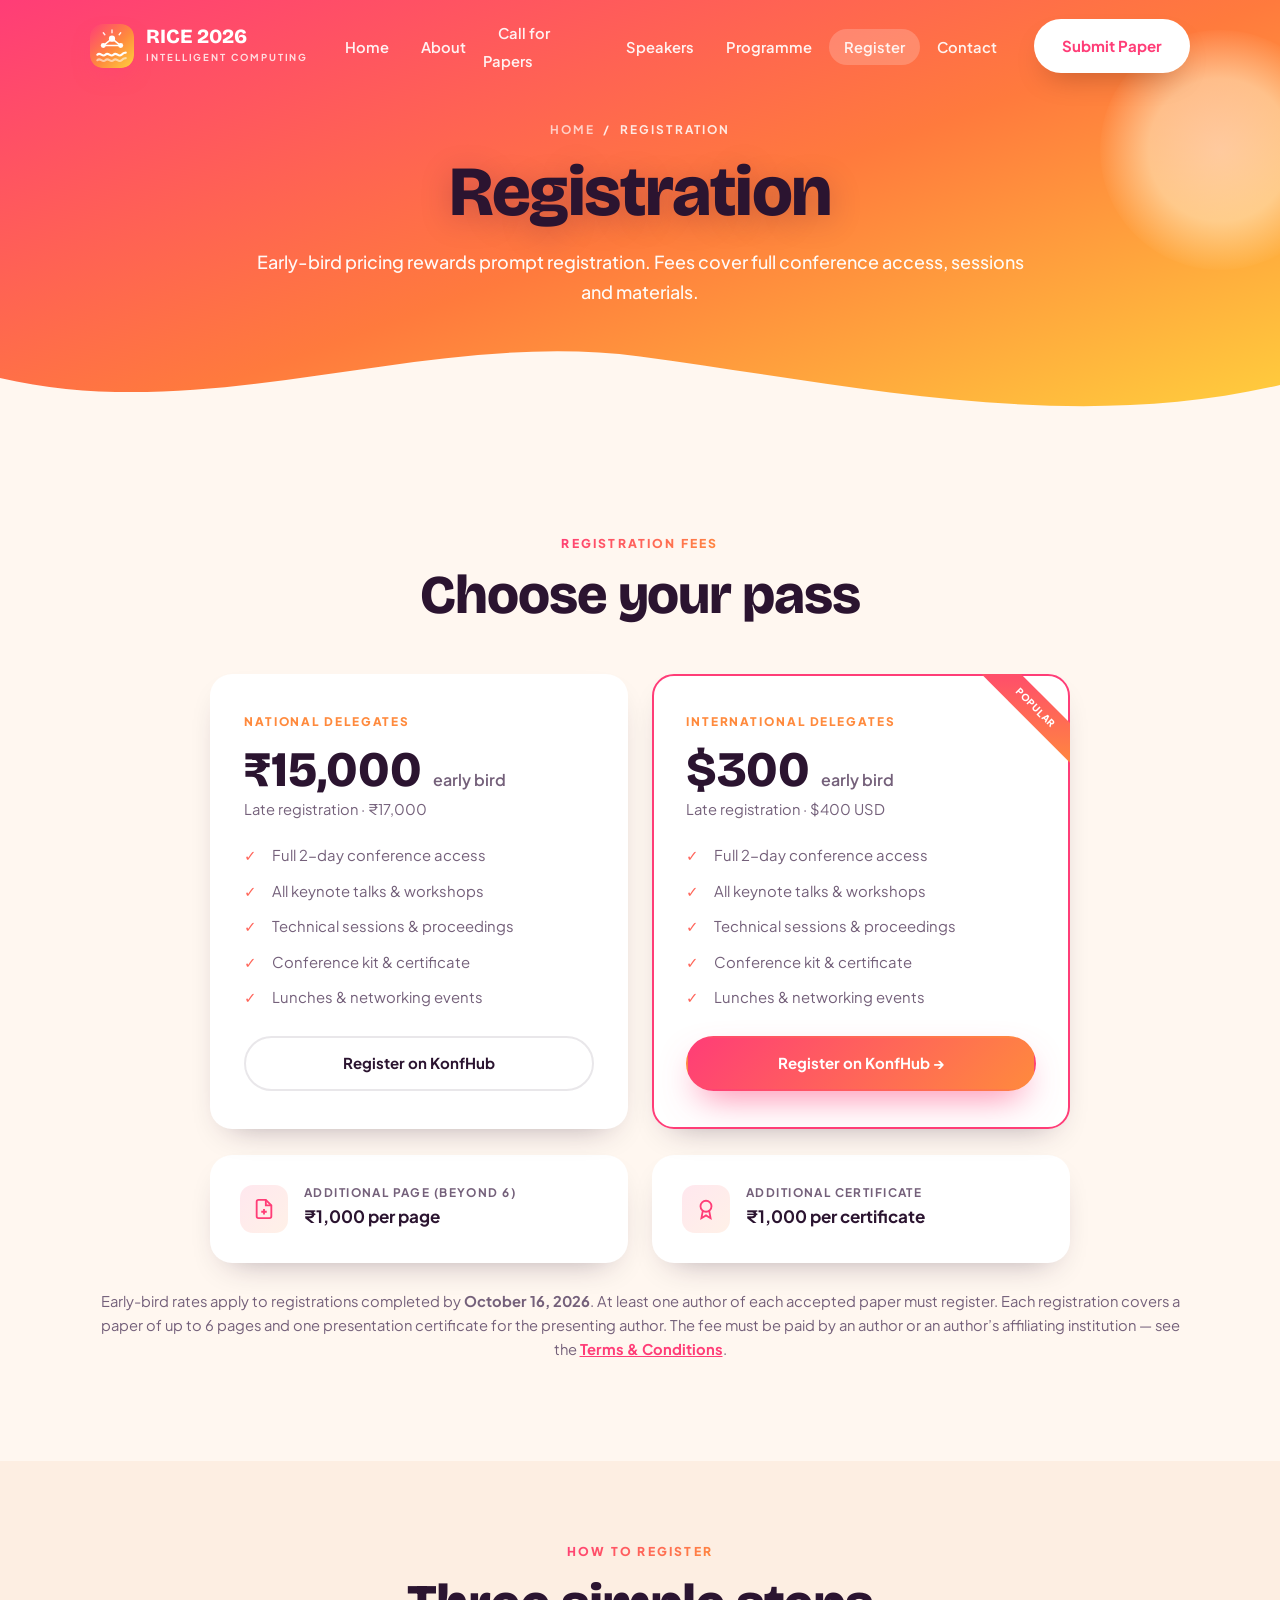
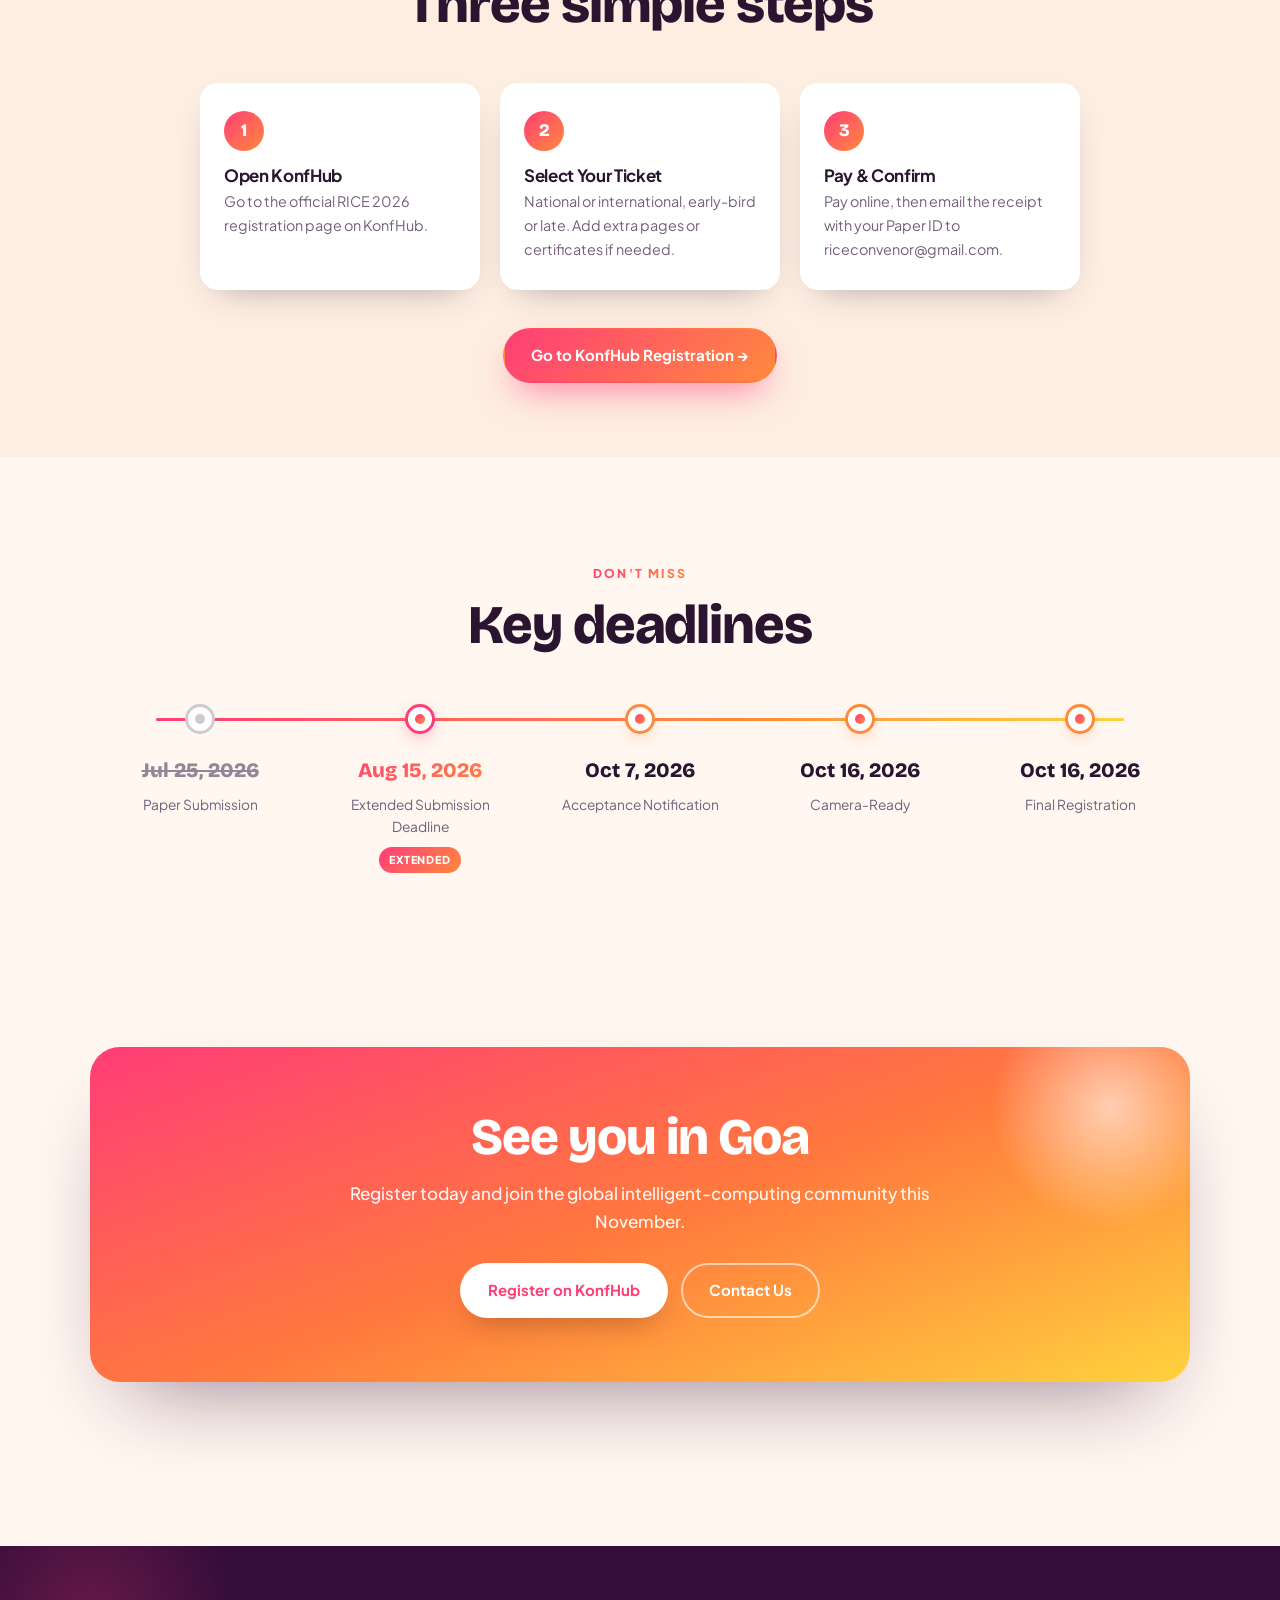
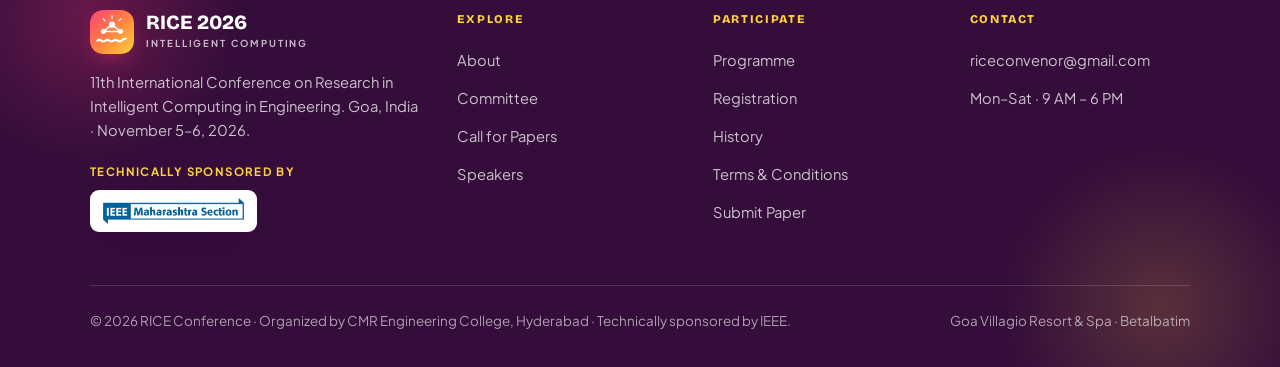
<file: 2026/registration.html>
<!DOCTYPE html>
<html lang="en">
<head>
<meta charset="UTF-8" />
<meta name="viewport" content="width=device-width, initial-scale=1.0" />
<title>Registration — RICE 2026</title>
<meta name="description" content="RICE 2026 registration fees for national and international delegates, what's included, and how to register." />
<link rel="icon" href="data:image/svg+xml,%3Csvg xmlns='http://www.w3.org/2000/svg' viewBox='0 0 48 48'%3E%3Crect width='48' height='48' rx='12' fill='%23ff3d77'/%3E%3Ccircle cx='24' cy='17' r='3' fill='white'/%3E%3Ccircle cx='15' cy='24' r='2.4' fill='white'/%3E%3Ccircle cx='33' cy='24' r='2.4' fill='white'/%3E%3Cpath d='M24 17 15 24M24 17 33 24' stroke='white' stroke-width='1.6'/%3E%3Cpath d='M9 34c4-4 6 4 10 0s6 4 10 0 6 4 10 0' stroke='white' stroke-width='2.2' fill='none' stroke-linecap='round'/%3E%3C/svg%3E" />
<link rel="stylesheet" href="assets/styles.css" />
</head>
<body>

<header class="site-head">
  <div class="container nav">
    <a href="index.html" class="brand">
      <svg class="mark" viewBox="0 0 48 48" aria-hidden="true"><defs><linearGradient id="rg" x1="0" y1="0" x2="1" y2="1"><stop offset="0" stop-color="#ff3d77"/><stop offset=".55" stop-color="#ff8a3d"/><stop offset="1" stop-color="#ffd23d"/></linearGradient></defs><rect width="48" height="48" rx="13" fill="url(#rg)"/><g stroke="#fff" stroke-width="1.5" stroke-linecap="round" opacity=".9"><path d="M24 6.5v3"/><path d="M33.5 9.5l-1.7 2.2"/><path d="M14.5 9.5l1.7 2.2"/></g><path d="M24 16 14.5 23.5M24 16 33.5 23.5M14.5 23.5 33.5 23.5" stroke="#fff" stroke-width="1.7"/><circle cx="24" cy="16" r="3.4" fill="#fff"/><circle cx="14.5" cy="23.5" r="2.7" fill="#fff"/><circle cx="33.5" cy="23.5" r="2.7" fill="#fff"/><path d="M8 33.5c3.5-3.4 5.3 3.4 8.8 0s5.3 3.4 8.8 0 5.3 3.4 8.8 0 4-1.6 4.6-2.3" fill="none" stroke="#fff" stroke-width="2.3" stroke-linecap="round"/><path d="M8 39.5c3.5-3.4 5.3 3.4 8.8 0s5.3 3.4 8.8 0 5.3 3.4 8.8 0 4-1.6 4.6-2.3" fill="none" stroke="#fff" stroke-width="2.3" stroke-linecap="round" opacity=".55"/></svg>
      <span class="bt"><b>RICE 2026</b><span>Intelligent Computing</span></span>
    </a>
    <ul class="menu" id="menu">
      <li><a href="index.html">Home</a></li>
      <li><a href="about.html">About</a></li>
      <li><a href="call-for-papers.html">Call for Papers</a></li>
      <li><a href="speakers.html">Speakers</a></li>
      <li><a href="programme.html">Programme</a></li>
      <li><a href="registration.html" class="active">Register</a></li>
      <li><a href="contact.html">Contact</a></li>
    </ul>
    <a href="https://app.confconnects.com/conference/M5wdRLnNbbmSDOBDPahe" target="_blank" rel="noopener" class="btn btn-white nav-cta">Submit Paper</a>
    <button class="burger" id="burger" aria-label="Menu"><span></span><span></span><span></span></button>
  </div>
</header>

<section class="band band--page">
  <span class="sun"></span>
  <div class="container inner">
    <div class="crumb"><a href="index.html">Home</a> &nbsp;/&nbsp; Registration</div>
    <h1>Registration</h1>
    <p>Early-bird pricing rewards prompt registration. Fees cover full conference access, sessions and materials.</p>
  </div>
  <svg class="wave" viewBox="0 0 1440 120" preserveAspectRatio="none"><path fill="#fff7f0" d="M0,64 C240,120 480,8 720,40 C960,72 1200,128 1440,72 L1440,120 L0,120 Z"/></svg>
</section>

<!-- Fees -->
<section class="section">
  <div class="container">
    <div class="sec-head center reveal"><span class="kicker">Registration Fees</span><h2>Choose your pass</h2></div>
    <div class="grid-2" style="max-width:860px;margin:0 auto">
      <div class="card fee reveal">
        <div class="cat">National Delegates</div>
        <div class="price">₹15,000 <small>early bird</small></div>
        <div class="late">Late registration · ₹17,000</div>
        <ul><li>Full 2-day conference access</li><li>All keynote talks &amp; workshops</li><li>Technical sessions &amp; proceedings</li><li>Conference kit &amp; certificate</li><li>Lunches &amp; networking events</li></ul>
        <a href="https://konfhub.com/research-in-intelligent-computing-in-engineering" target="_blank" rel="noopener" class="btn btn-out">Register on KonfHub</a>
      </div>
      <div class="card fee feat reveal">
        <span class="ribbon">Popular</span>
        <div class="cat">International Delegates</div>
        <div class="price">$300 <small>early bird</small></div>
        <div class="late">Late registration · $400 USD</div>
        <ul><li>Full 2-day conference access</li><li>All keynote talks &amp; workshops</li><li>Technical sessions &amp; proceedings</li><li>Conference kit &amp; certificate</li><li>Lunches &amp; networking events</li></ul>
        <a href="https://konfhub.com/research-in-intelligent-computing-in-engineering" target="_blank" rel="noopener" class="btn btn-glow">Register on KonfHub →</a>
      </div>
    </div>
    <div class="grid-2 reveal" style="max-width:860px;margin:26px auto 0">
      <div class="org"><div class="row"><div class="ic"><svg viewBox="0 0 24 24" fill="none" stroke="currentColor" stroke-width="2"><path d="M14 2H6a2 2 0 0 0-2 2v16a2 2 0 0 0 2 2h12a2 2 0 0 0 2-2V8z"/><path d="M14 2v6h6M12 18v-6M9 15h6"/></svg></div><div><h4>Additional page (beyond 6)</h4><div class="v">₹1,000 per page</div></div></div></div>
      <div class="org"><div class="row"><div class="ic"><svg viewBox="0 0 24 24" fill="none" stroke="currentColor" stroke-width="2"><circle cx="12" cy="9" r="6"/><path d="M8.5 14 7 22l5-3 5 3-1.5-8"/></svg></div><div><h4>Additional certificate</h4><div class="v">₹1,000 per certificate</div></div></div></div>
    </div>
    <p class="center reveal" style="margin-top:26px;color:var(--muted);font-size:.92rem">Early-bird rates apply to registrations completed by <b>October 16, 2026</b>. At least one author of each accepted paper must register. Each registration covers a paper of up to 6 pages and one presentation certificate for the presenting author. The fee must be paid by an author or an author&rsquo;s affiliating institution &mdash; see the <a href="terms.html" style="color:var(--magenta);font-weight:700">Terms &amp; Conditions</a>.</p>
  </div>
</section>

<!-- Steps -->
<section class="section tight" style="background:var(--soft)">
  <div class="container">
    <div class="sec-head center reveal"><span class="kicker">How to Register</span><h2>Three simple steps</h2></div>
    <div class="steps" style="grid-template-columns:repeat(3,1fr);max-width:880px;margin:0 auto">
      <div class="step reveal"><div class="num">1</div><h4>Open KonfHub</h4><p>Go to the official RICE 2026 registration page on KonfHub.</p></div>
      <div class="step reveal"><div class="num">2</div><h4>Select Your Ticket</h4><p>National or international, early-bird or late. Add extra pages or certificates if needed.</p></div>
      <div class="step reveal"><div class="num">3</div><h4>Pay &amp; Confirm</h4><p>Pay online, then email the receipt with your Paper ID to riceconvenor@gmail.com.</p></div>
    </div>
    <div class="center" style="margin-top:38px"><a href="https://konfhub.com/research-in-intelligent-computing-in-engineering" target="_blank" rel="noopener" class="btn btn-glow">Go to KonfHub Registration →</a></div>
  </div>
</section>

<!-- Dates -->
<section class="section">
  <div class="container">
    <div class="sec-head center reveal"><span class="kicker">Don't Miss</span><h2>Key deadlines</h2></div>
    <div class="timeline reveal">
      <div class="tl past"><div class="dot"></div><div class="date">Jul 25, 2026</div><div class="what">Paper Submission</div></div>
      <div class="tl ext"><div class="dot"></div><div class="date">Aug 15, 2026</div><div class="what">Extended Submission Deadline</div><span class="flag">Extended</span></div>
      <div class="tl"><div class="dot"></div><div class="date">Oct 7, 2026</div><div class="what">Acceptance Notification</div></div>
      <div class="tl"><div class="dot"></div><div class="date">Oct 16, 2026</div><div class="what">Camera-Ready</div></div>
      <div class="tl"><div class="dot"></div><div class="date">Oct 16, 2026</div><div class="what">Final Registration</div></div>
    </div>
  </div>
</section>

<!-- CTA -->
<section class="section tight">
  <div class="container">
    <div class="cta-band reveal">
      <span class="sun"></span>
      <h2>See you in Goa</h2>
      <p>Register today and join the global intelligent-computing community this November.</p>
      <div class="cta"><a href="https://konfhub.com/research-in-intelligent-computing-in-engineering" target="_blank" rel="noopener" class="btn btn-white">Register on KonfHub</a><a href="contact.html" class="btn btn-out-w">Contact Us</a></div>
    </div>
  </div>
</section>

<footer class="site-foot">
  <div class="container">
    <div class="foot">
      <div>
        <a href="index.html" class="brand">
          <svg class="mark" viewBox="0 0 48 48" aria-hidden="true"><rect width="48" height="48" rx="13" fill="url(#rg)"/><g stroke="#fff" stroke-width="1.5" stroke-linecap="round" opacity=".9"><path d="M24 6.5v3"/><path d="M33.5 9.5l-1.7 2.2"/><path d="M14.5 9.5l1.7 2.2"/></g><path d="M24 16 14.5 23.5M24 16 33.5 23.5M14.5 23.5 33.5 23.5" stroke="#fff" stroke-width="1.7"/><circle cx="24" cy="16" r="3.4" fill="#fff"/><circle cx="14.5" cy="23.5" r="2.7" fill="#fff"/><circle cx="33.5" cy="23.5" r="2.7" fill="#fff"/><path d="M8 33.5c3.5-3.4 5.3 3.4 8.8 0s5.3 3.4 8.8 0 5.3 3.4 8.8 0 4-1.6 4.6-2.3" fill="none" stroke="#fff" stroke-width="2.3" stroke-linecap="round"/></svg>
          <span class="bt"><b>RICE 2026</b><span>Intelligent Computing</span></span>
        </a>
        <p class="about">11th International Conference on Research in Intelligent Computing in Engineering. Goa, India · November 5–6, 2026.</p>
        <div class="foot-sponsor"><span class="lbl">Technically Sponsored By</span><span class="badge"><img src="assets/ieee-maharashtra.png" alt="IEEE Maharashtra Section"></span></div>
      </div>
      <div><h5>Explore</h5><ul><li><a href="about.html">About</a></li><li><a href="about.html#committee">Committee</a></li><li><a href="call-for-papers.html">Call for Papers</a></li><li><a href="speakers.html">Speakers</a></li></ul></div>
      <div><h5>Participate</h5><ul><li><a href="programme.html">Programme</a></li><li><a href="registration.html">Registration</a></li><li><a href="contact.html#history">History</a></li><li><a href="terms.html">Terms &amp; Conditions</a></li><li><a href="https://app.confconnects.com/conference/M5wdRLnNbbmSDOBDPahe" target="_blank" rel="noopener">Submit Paper</a></li></ul></div>
      <div><h5>Contact</h5><ul><li><a href="mailto:riceconvenor@gmail.com">riceconvenor@gmail.com</a></li><li><span style="color:rgba(255,255,255,.75);font-size:.92rem">Mon–Sat · 9 AM – 6 PM</span></li></ul></div>
    </div>
    <div class="foot-bottom">
      <div>© 2026 RICE Conference · Organized by CMR Engineering College, Hyderabad · Technically sponsored by IEEE.</div>
      <div>Goa Villagio Resort &amp; Spa · Betalbatim</div>
    </div>
  </div>
</footer>

<script src="assets/app.js"></script>
</body>
</html>
</file>
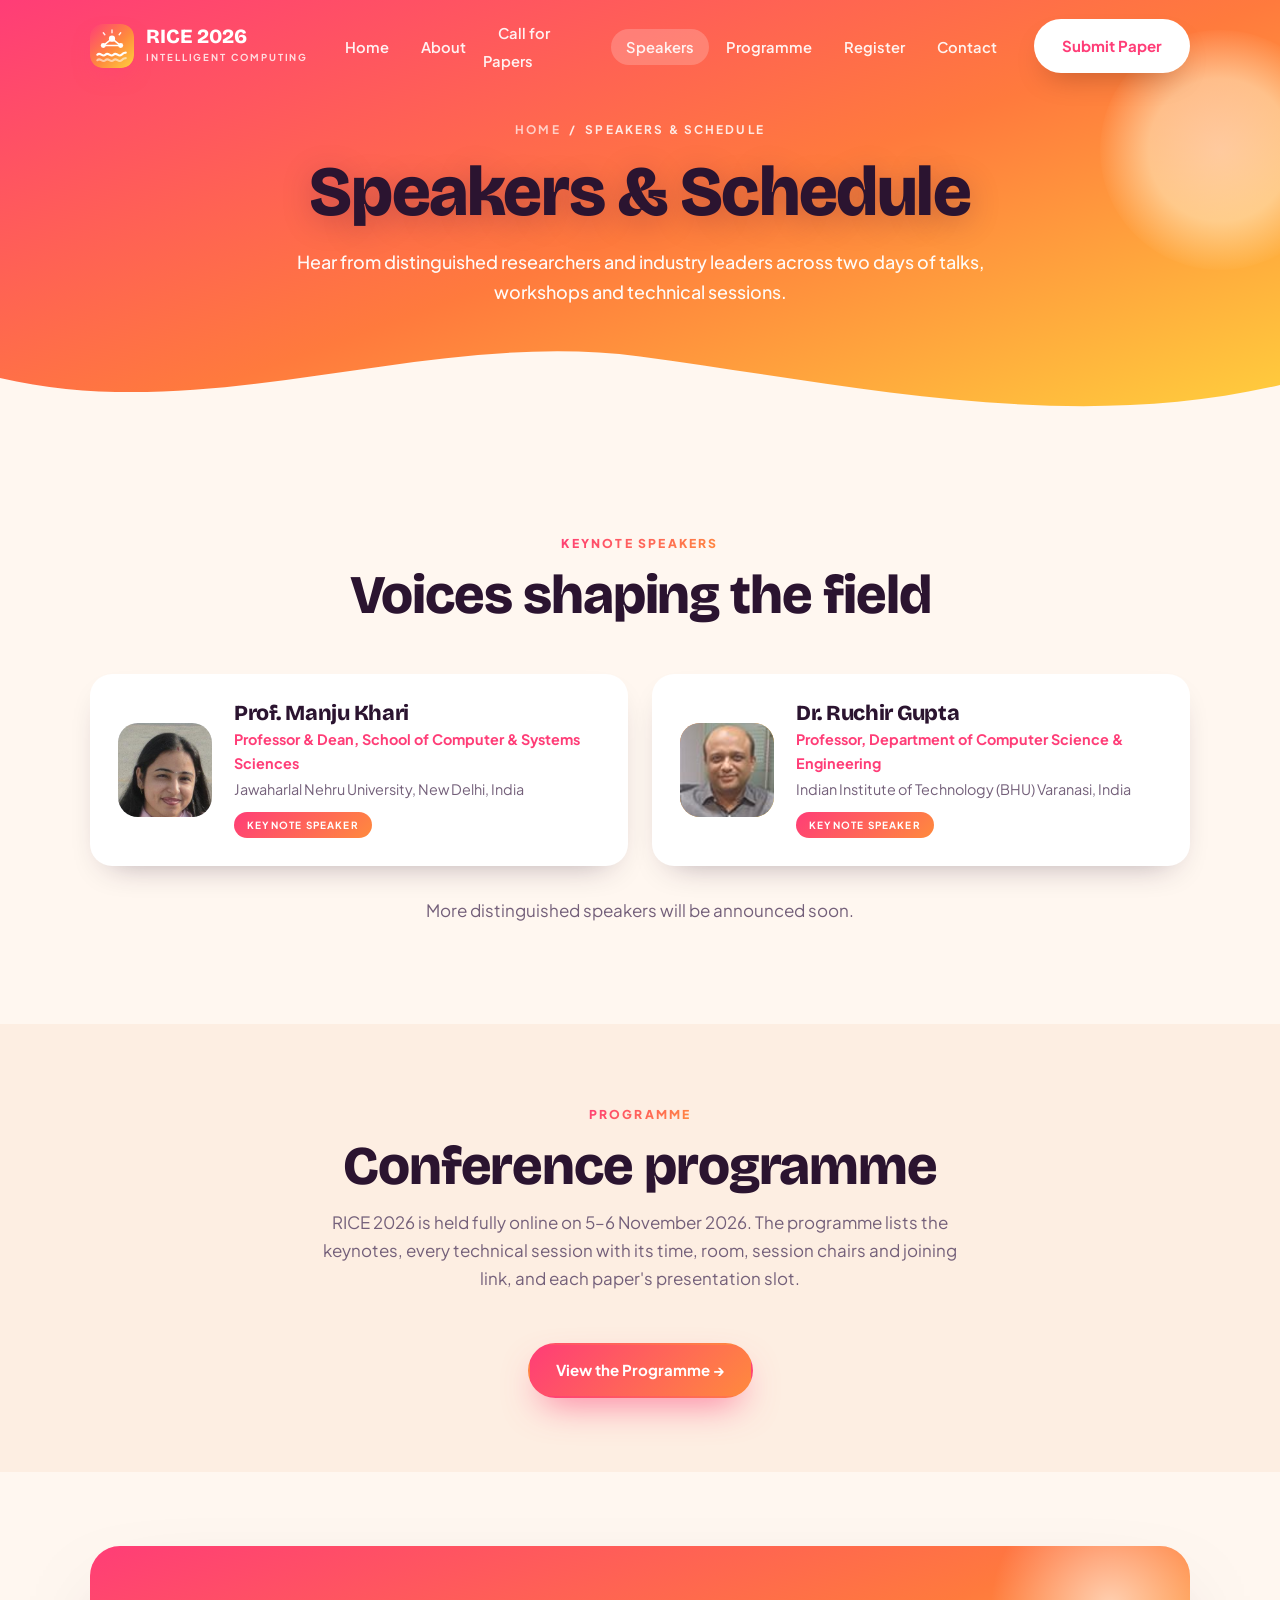
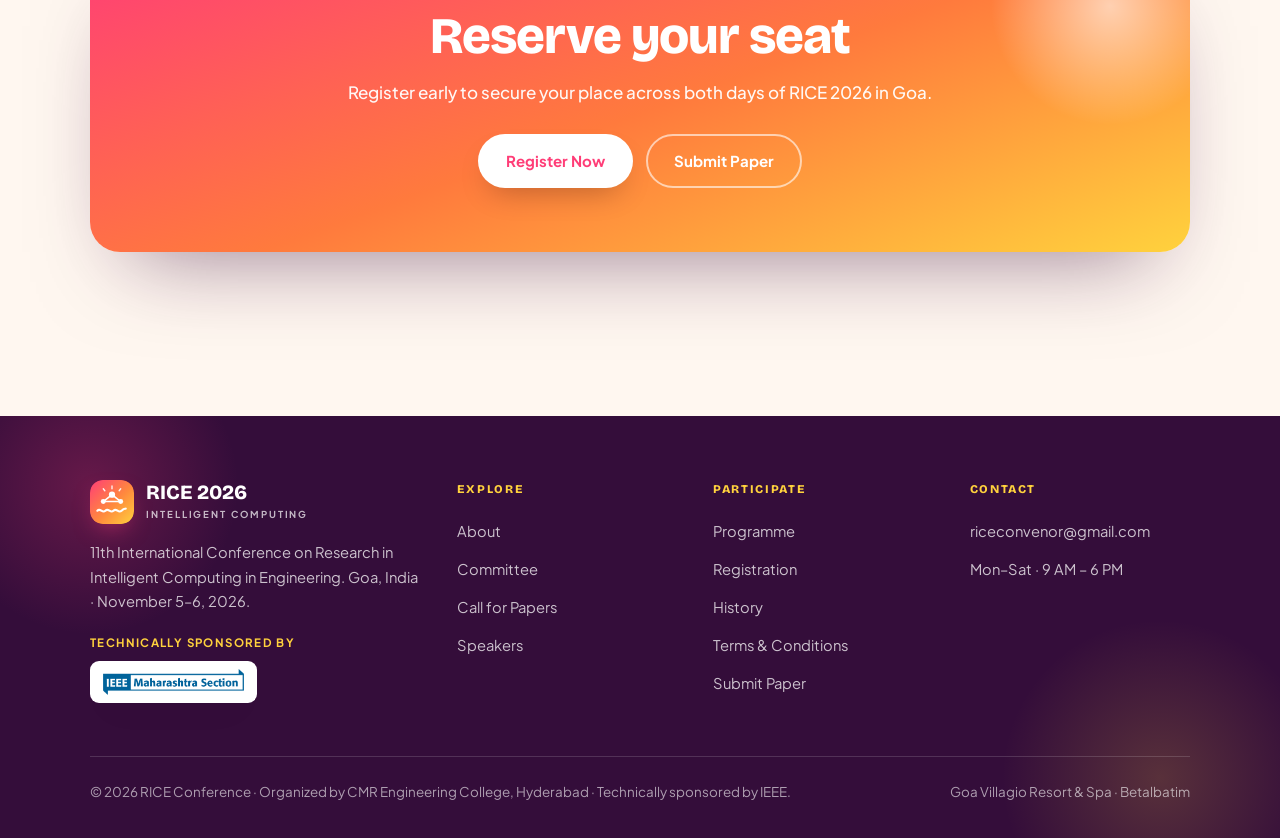
<file: 2026/speakers.html>
<!DOCTYPE html>
<html lang="en">
<head>
<meta charset="UTF-8" />
<meta name="viewport" content="width=device-width, initial-scale=1.0" />
<title>Speakers &amp; Schedule — RICE 2026</title>
<meta name="description" content="RICE 2026 keynote speakers and the tentative two-day program schedule." />
<link rel="icon" href="data:image/svg+xml,%3Csvg xmlns='http://www.w3.org/2000/svg' viewBox='0 0 48 48'%3E%3Crect width='48' height='48' rx='12' fill='%23ff3d77'/%3E%3Ccircle cx='24' cy='17' r='3' fill='white'/%3E%3Ccircle cx='15' cy='24' r='2.4' fill='white'/%3E%3Ccircle cx='33' cy='24' r='2.4' fill='white'/%3E%3Cpath d='M24 17 15 24M24 17 33 24' stroke='white' stroke-width='1.6'/%3E%3Cpath d='M9 34c4-4 6 4 10 0s6 4 10 0 6 4 10 0' stroke='white' stroke-width='2.2' fill='none' stroke-linecap='round'/%3E%3C/svg%3E" />
<link rel="stylesheet" href="assets/styles.css" />
</head>
<body>

<header class="site-head">
  <div class="container nav">
    <a href="index.html" class="brand">
      <svg class="mark" viewBox="0 0 48 48" aria-hidden="true"><defs><linearGradient id="rg" x1="0" y1="0" x2="1" y2="1"><stop offset="0" stop-color="#ff3d77"/><stop offset=".55" stop-color="#ff8a3d"/><stop offset="1" stop-color="#ffd23d"/></linearGradient></defs><rect width="48" height="48" rx="13" fill="url(#rg)"/><g stroke="#fff" stroke-width="1.5" stroke-linecap="round" opacity=".9"><path d="M24 6.5v3"/><path d="M33.5 9.5l-1.7 2.2"/><path d="M14.5 9.5l1.7 2.2"/></g><path d="M24 16 14.5 23.5M24 16 33.5 23.5M14.5 23.5 33.5 23.5" stroke="#fff" stroke-width="1.7"/><circle cx="24" cy="16" r="3.4" fill="#fff"/><circle cx="14.5" cy="23.5" r="2.7" fill="#fff"/><circle cx="33.5" cy="23.5" r="2.7" fill="#fff"/><path d="M8 33.5c3.5-3.4 5.3 3.4 8.8 0s5.3 3.4 8.8 0 5.3 3.4 8.8 0 4-1.6 4.6-2.3" fill="none" stroke="#fff" stroke-width="2.3" stroke-linecap="round"/><path d="M8 39.5c3.5-3.4 5.3 3.4 8.8 0s5.3 3.4 8.8 0 5.3 3.4 8.8 0 4-1.6 4.6-2.3" fill="none" stroke="#fff" stroke-width="2.3" stroke-linecap="round" opacity=".55"/></svg>
      <span class="bt"><b>RICE 2026</b><span>Intelligent Computing</span></span>
    </a>
    <ul class="menu" id="menu">
      <li><a href="index.html">Home</a></li>
      <li><a href="about.html">About</a></li>
      <li><a href="call-for-papers.html">Call for Papers</a></li>
      <li><a href="speakers.html" class="active">Speakers</a></li>
      <li><a href="programme.html">Programme</a></li>
      <li><a href="registration.html">Register</a></li>
      <li><a href="contact.html">Contact</a></li>
    </ul>
    <a href="https://app.confconnects.com/conference/M5wdRLnNbbmSDOBDPahe" target="_blank" rel="noopener" class="btn btn-white nav-cta">Submit Paper</a>
    <button class="burger" id="burger" aria-label="Menu"><span></span><span></span><span></span></button>
  </div>
</header>

<section class="band band--page">
  <span class="sun"></span>
  <div class="container inner">
    <div class="crumb"><a href="index.html">Home</a> &nbsp;/&nbsp; Speakers &amp; Schedule</div>
    <h1>Speakers &amp; Schedule</h1>
    <p>Hear from distinguished researchers and industry leaders across two days of talks, workshops and technical sessions.</p>
  </div>
  <svg class="wave" viewBox="0 0 1440 120" preserveAspectRatio="none"><path fill="#fff7f0" d="M0,64 C240,120 480,8 720,40 C960,72 1200,128 1440,72 L1440,120 L0,120 Z"/></svg>
</section>

<!-- Speakers -->
<section class="section">
  <div class="container">
    <div class="sec-head center reveal"><span class="kicker">Keynote Speakers</span><h2>Voices shaping the field</h2></div>
    <div class="grid-2">
      <div class="card speaker reveal"><img class="avatar" src="assets/speaker-manju-khari.jpg" alt="Prof. Manju Khari" loading="lazy"><div><h3>Prof. Manju Khari</h3><div class="role">Professor &amp; Dean, School of Computer &amp; Systems Sciences</div><div class="aff">Jawaharlal Nehru University, New Delhi, India</div><span class="tag">Keynote Speaker</span></div></div>
      <div class="card speaker reveal"><img class="avatar" src="assets/speaker-ruchir-gupta.jpg" alt="Dr. Ruchir Gupta" loading="lazy"><div><h3>Dr. Ruchir Gupta</h3><div class="role">Professor, Department of Computer Science &amp; Engineering</div><div class="aff">Indian Institute of Technology (BHU) Varanasi, India</div><span class="tag">Keynote Speaker</span></div></div>
    </div>
    <p class="center reveal" style="margin-top:30px;color:var(--muted)">More distinguished speakers will be announced soon.</p>
  </div>
</section>

<!-- Schedule -->
<section class="section tight" style="background:var(--soft)" id="schedule">
  <div class="container">
    <div class="sec-head center reveal"><span class="kicker">Programme</span><h2>Conference programme</h2><p>RICE 2026 is held fully online on 5–6 November 2026. The programme lists the keynotes, every technical session with its time, room, session chairs and joining link, and each paper's presentation slot.</p></div>
    <div class="center reveal"><a href="programme.html" class="btn btn-glow">View the Programme →</a></div>
  </div>
</section>

<!-- CTA -->
<section class="section tight">
  <div class="container">
    <div class="cta-band reveal">
      <span class="sun"></span>
      <h2>Reserve your seat</h2>
      <p>Register early to secure your place across both days of RICE 2026 in Goa.</p>
      <div class="cta"><a href="registration.html" class="btn btn-white">Register Now</a><a href="https://app.confconnects.com/conference/M5wdRLnNbbmSDOBDPahe" target="_blank" rel="noopener" class="btn btn-out-w">Submit Paper</a></div>
    </div>
  </div>
</section>

<footer class="site-foot">
  <div class="container">
    <div class="foot">
      <div>
        <a href="index.html" class="brand">
          <svg class="mark" viewBox="0 0 48 48" aria-hidden="true"><rect width="48" height="48" rx="13" fill="url(#rg)"/><g stroke="#fff" stroke-width="1.5" stroke-linecap="round" opacity=".9"><path d="M24 6.5v3"/><path d="M33.5 9.5l-1.7 2.2"/><path d="M14.5 9.5l1.7 2.2"/></g><path d="M24 16 14.5 23.5M24 16 33.5 23.5M14.5 23.5 33.5 23.5" stroke="#fff" stroke-width="1.7"/><circle cx="24" cy="16" r="3.4" fill="#fff"/><circle cx="14.5" cy="23.5" r="2.7" fill="#fff"/><circle cx="33.5" cy="23.5" r="2.7" fill="#fff"/><path d="M8 33.5c3.5-3.4 5.3 3.4 8.8 0s5.3 3.4 8.8 0 5.3 3.4 8.8 0 4-1.6 4.6-2.3" fill="none" stroke="#fff" stroke-width="2.3" stroke-linecap="round"/></svg>
          <span class="bt"><b>RICE 2026</b><span>Intelligent Computing</span></span>
        </a>
        <p class="about">11th International Conference on Research in Intelligent Computing in Engineering. Goa, India · November 5–6, 2026.</p>
        <div class="foot-sponsor"><span class="lbl">Technically Sponsored By</span><span class="badge"><img src="assets/ieee-maharashtra.png" alt="IEEE Maharashtra Section"></span></div>
      </div>
      <div><h5>Explore</h5><ul><li><a href="about.html">About</a></li><li><a href="about.html#committee">Committee</a></li><li><a href="call-for-papers.html">Call for Papers</a></li><li><a href="speakers.html">Speakers</a></li></ul></div>
      <div><h5>Participate</h5><ul><li><a href="programme.html">Programme</a></li><li><a href="registration.html">Registration</a></li><li><a href="contact.html#history">History</a></li><li><a href="terms.html">Terms &amp; Conditions</a></li><li><a href="https://app.confconnects.com/conference/M5wdRLnNbbmSDOBDPahe" target="_blank" rel="noopener">Submit Paper</a></li></ul></div>
      <div><h5>Contact</h5><ul><li><a href="mailto:riceconvenor@gmail.com">riceconvenor@gmail.com</a></li><li><span style="color:rgba(255,255,255,.75);font-size:.92rem">Mon–Sat · 9 AM – 6 PM</span></li></ul></div>
    </div>
    <div class="foot-bottom">
      <div>© 2026 RICE Conference · Organized by CMR Engineering College, Hyderabad · Technically sponsored by IEEE.</div>
      <div>Goa Villagio Resort &amp; Spa · Betalbatim</div>
    </div>
  </div>
</footer>

<script src="assets/app.js"></script>
</body>
</html>
</file>
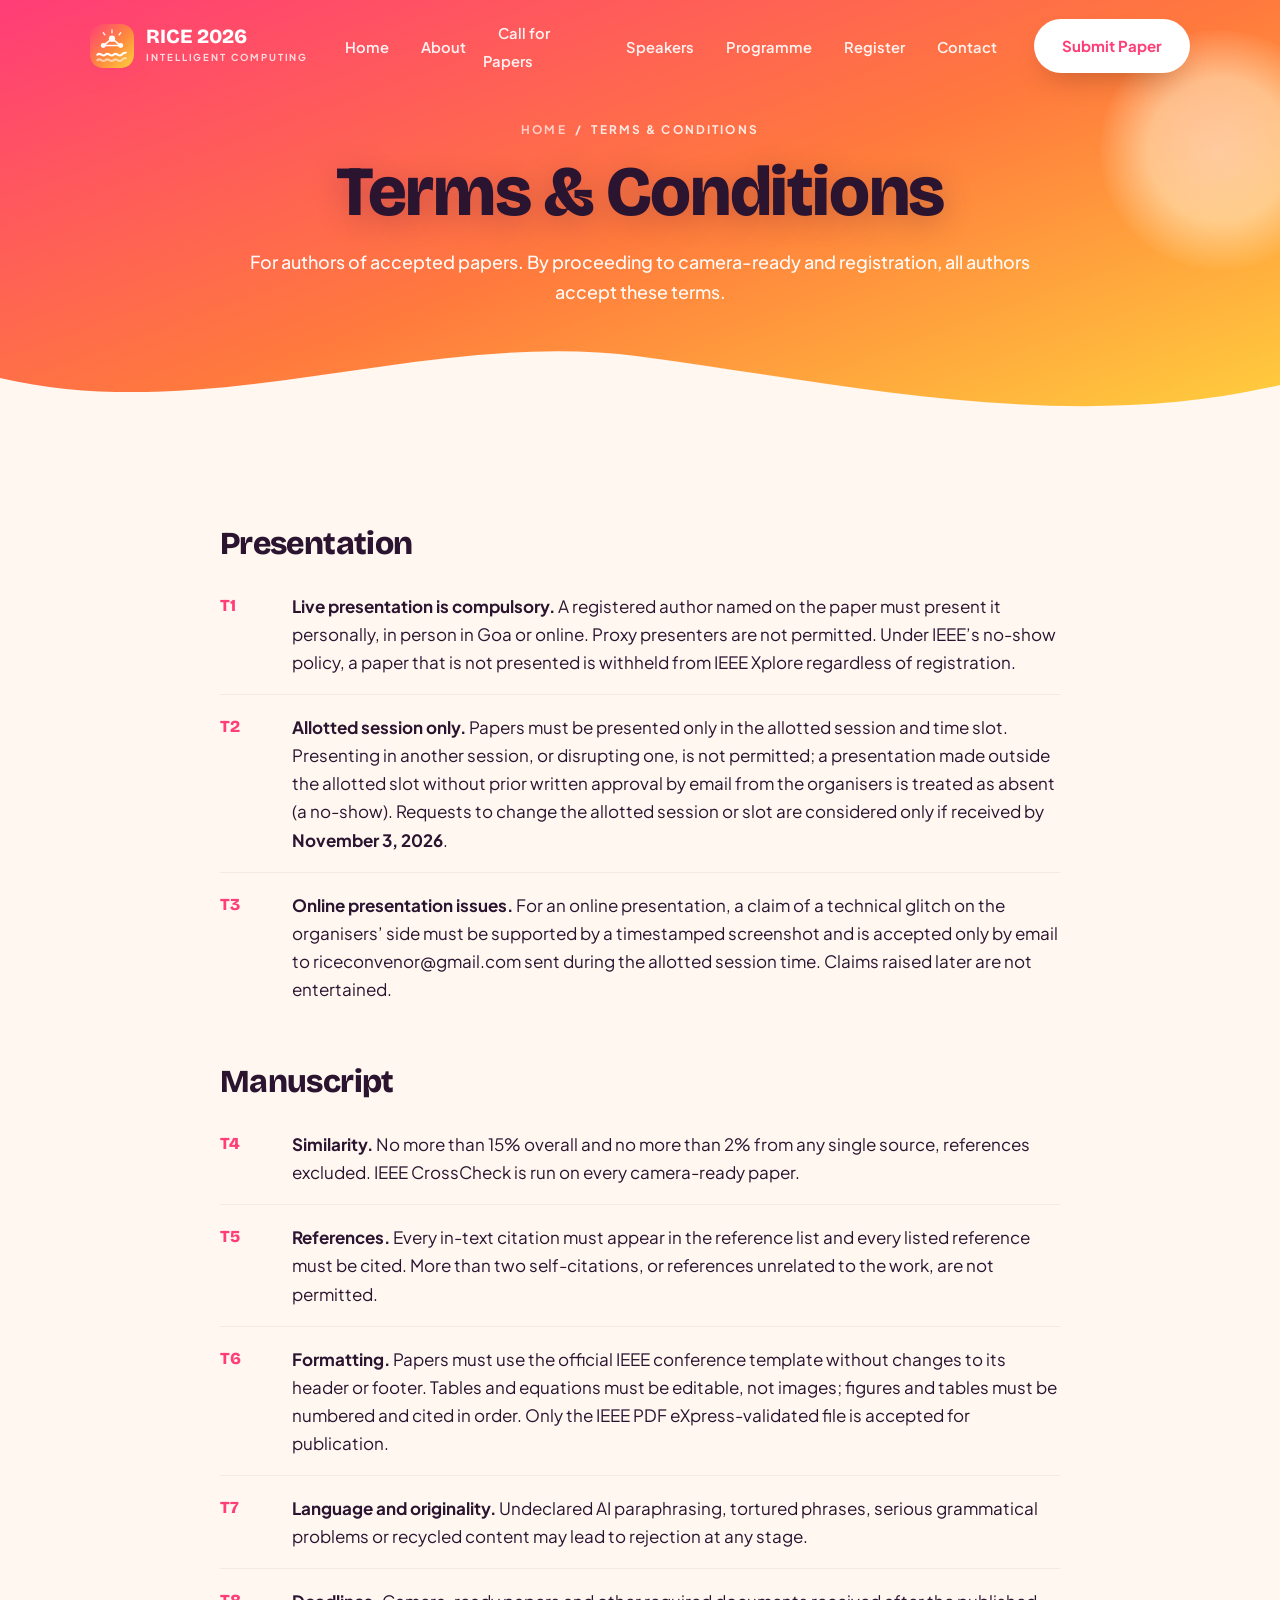
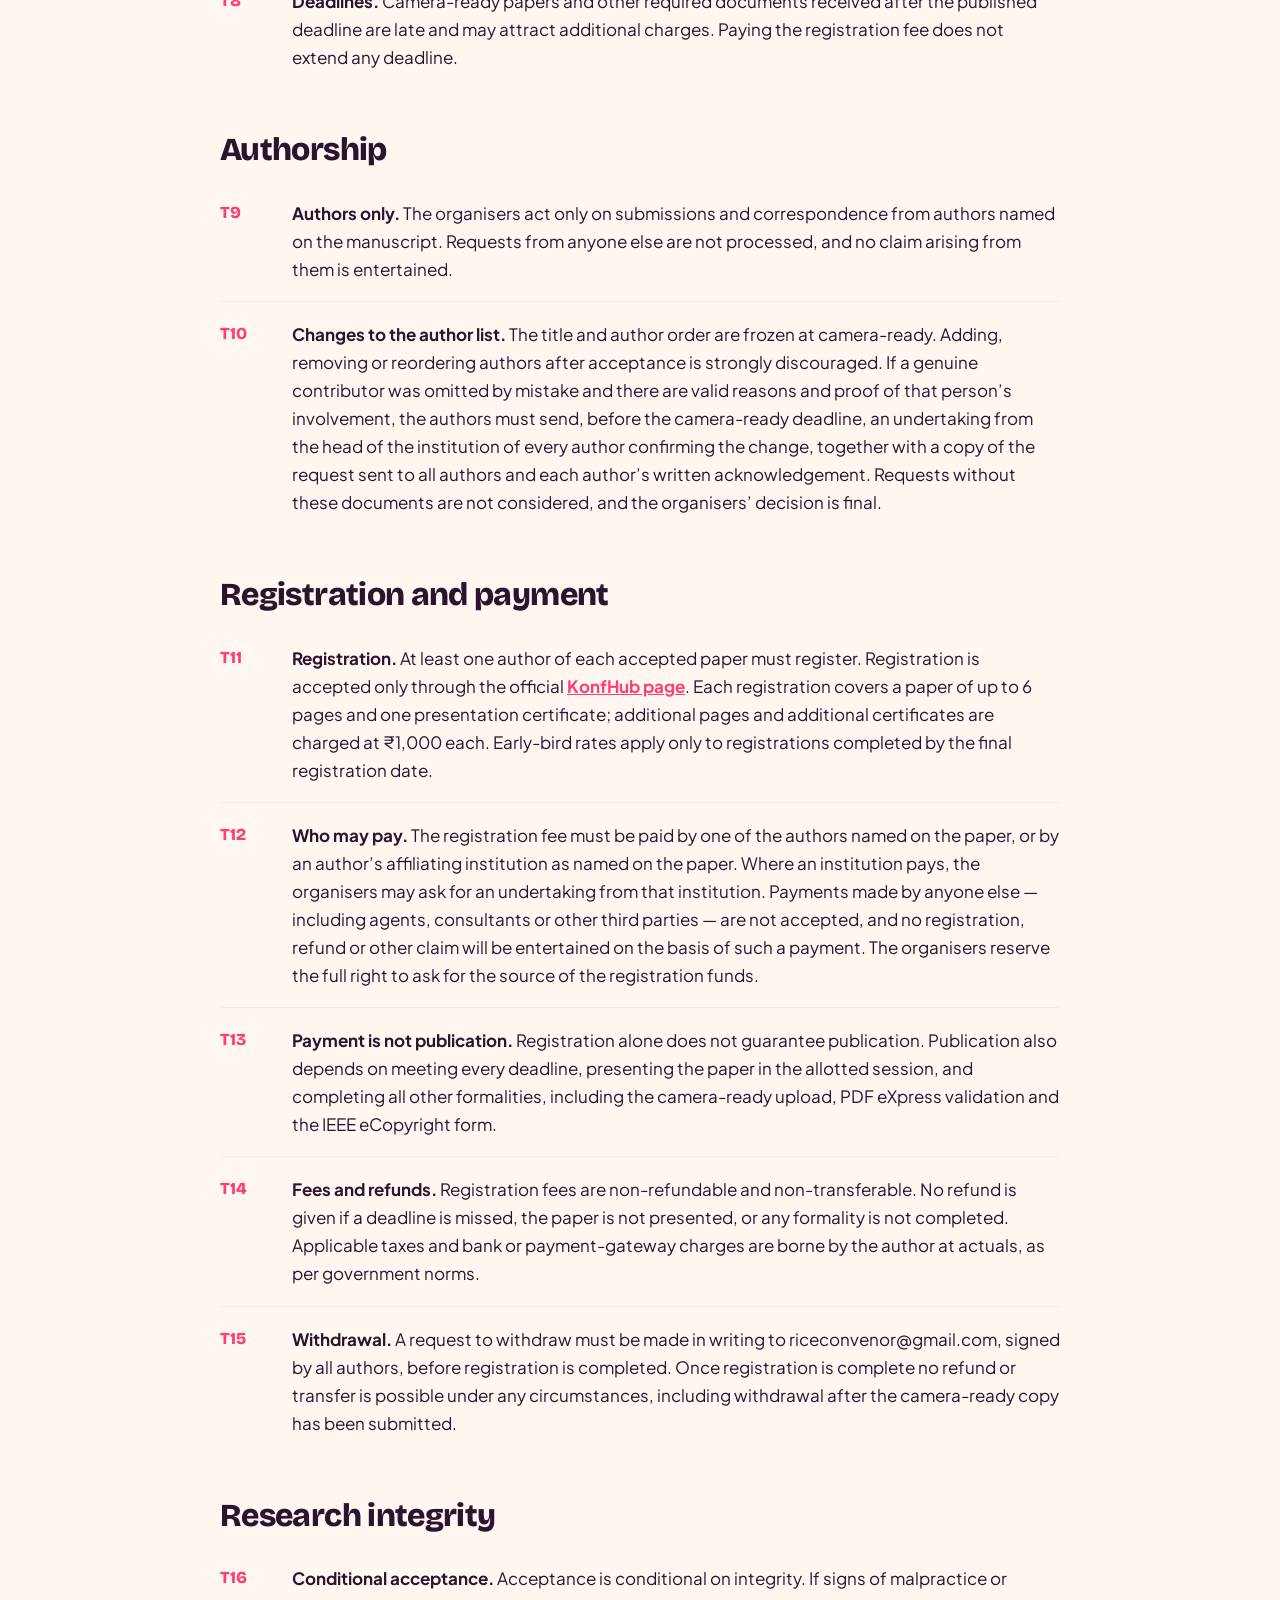
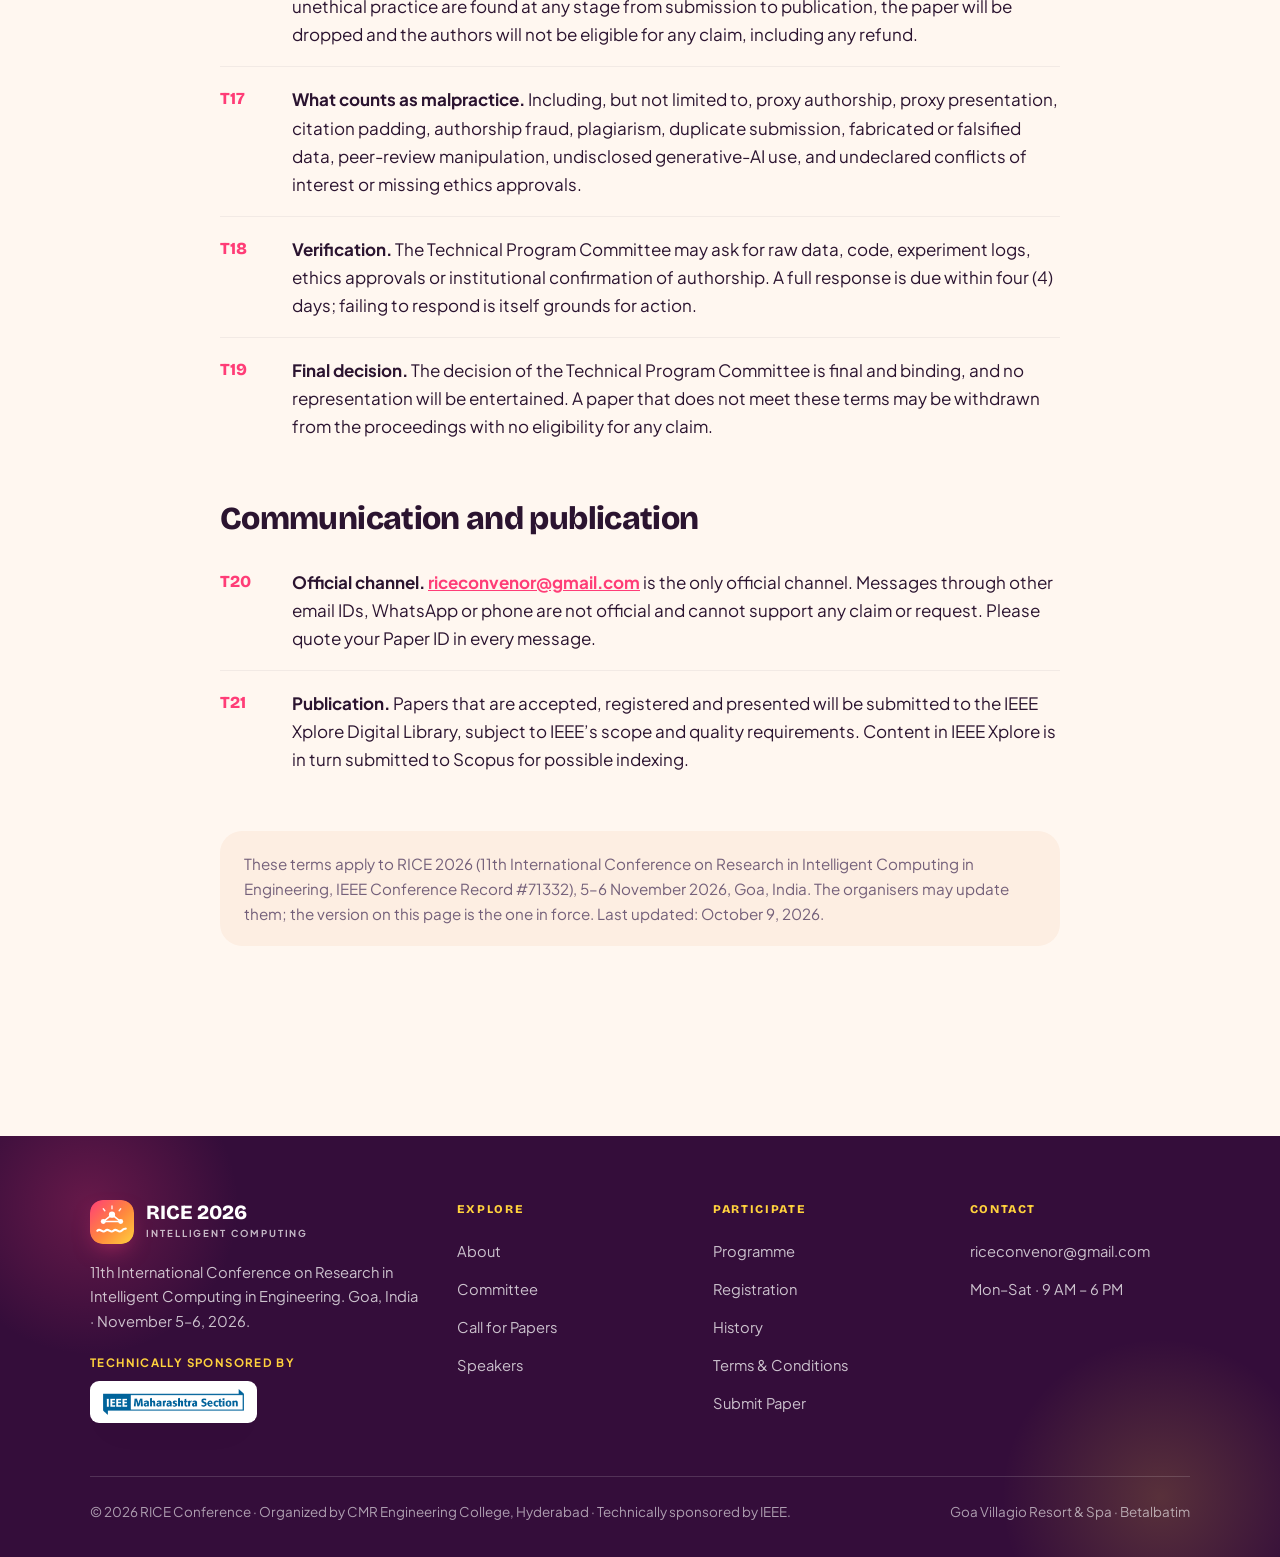
<file: 2026/terms.html>
<!DOCTYPE html>
<html lang="en">
<head>
<meta charset="UTF-8" />
<meta name="viewport" content="width=device-width, initial-scale=1.0" />
<title>Terms &amp; Conditions — RICE 2026</title>
<meta name="description" content="Terms and conditions for authors of accepted papers at RICE 2026: presentation, authorship, registration and payment, withdrawal, research integrity and publication." />
<link rel="icon" href="data:image/svg+xml,%3Csvg xmlns='http://www.w3.org/2000/svg' viewBox='0 0 48 48'%3E%3Crect width='48' height='48' rx='12' fill='%23ff3d77'/%3E%3Ccircle cx='24' cy='17' r='3' fill='white'/%3E%3Ccircle cx='15' cy='24' r='2.4' fill='white'/%3E%3Ccircle cx='33' cy='24' r='2.4' fill='white'/%3E%3Cpath d='M24 17 15 24M24 17 33 24' stroke='white' stroke-width='1.6'/%3E%3Cpath d='M9 34c4-4 6 4 10 0s6 4 10 0 6 4 10 0' stroke='white' stroke-width='2.2' fill='none' stroke-linecap='round'/%3E%3C/svg%3E" />
<link rel="stylesheet" href="assets/styles.css" />
<style>
.terms{max-width:900px;margin:0 auto}
.terms .grp{margin-top:44px}
.terms .grp:first-child{margin-top:0}
.terms h2{font-size:clamp(1.5rem,3vw,2rem);margin-bottom:14px}
.terms ol{list-style:none;padding:0;margin:0;counter-reset:none}
.terms li{display:grid;grid-template-columns:58px 1fr;gap:14px;padding:18px 0;border-bottom:1px solid var(--line-2);line-height:1.65}
.terms li:last-child{border-bottom:none}
.terms .n{font-family:"Bricolage Grotesque",sans-serif;font-weight:800;color:var(--magenta);font-size:1.05rem}
.terms b{color:var(--ink)}
.terms .note{background:var(--soft);border-radius:var(--radius);padding:20px 24px;margin-top:40px;color:var(--muted);font-size:.95rem}
@media (max-width:600px){.terms li{grid-template-columns:44px 1fr}}
</style>
</head>
<body>

<header class="site-head">
  <div class="container nav">
    <a href="index.html" class="brand">
      <svg class="mark" viewBox="0 0 48 48" aria-hidden="true"><defs><linearGradient id="rg" x1="0" y1="0" x2="1" y2="1"><stop offset="0" stop-color="#ff3d77"/><stop offset=".55" stop-color="#ff8a3d"/><stop offset="1" stop-color="#ffd23d"/></linearGradient></defs><rect width="48" height="48" rx="13" fill="url(#rg)"/><g stroke="#fff" stroke-width="1.5" stroke-linecap="round" opacity=".9"><path d="M24 6.5v3"/><path d="M33.5 9.5l-1.7 2.2"/><path d="M14.5 9.5l1.7 2.2"/></g><path d="M24 16 14.5 23.5M24 16 33.5 23.5M14.5 23.5 33.5 23.5" stroke="#fff" stroke-width="1.7"/><circle cx="24" cy="16" r="3.4" fill="#fff"/><circle cx="14.5" cy="23.5" r="2.7" fill="#fff"/><circle cx="33.5" cy="23.5" r="2.7" fill="#fff"/><path d="M8 33.5c3.5-3.4 5.3 3.4 8.8 0s5.3 3.4 8.8 0 5.3 3.4 8.8 0 4-1.6 4.6-2.3" fill="none" stroke="#fff" stroke-width="2.3" stroke-linecap="round"/><path d="M8 39.5c3.5-3.4 5.3 3.4 8.8 0s5.3 3.4 8.8 0 5.3 3.4 8.8 0 4-1.6 4.6-2.3" fill="none" stroke="#fff" stroke-width="2.3" stroke-linecap="round" opacity=".55"/></svg>
      <span class="bt"><b>RICE 2026</b><span>Intelligent Computing</span></span>
    </a>
    <ul class="menu" id="menu">
      <li><a href="index.html">Home</a></li>
      <li><a href="about.html">About</a></li>
      <li><a href="call-for-papers.html">Call for Papers</a></li>
      <li><a href="speakers.html">Speakers</a></li>
      <li><a href="programme.html">Programme</a></li>
      <li><a href="registration.html">Register</a></li>
      <li><a href="contact.html">Contact</a></li>
    </ul>
    <a href="https://app.confconnects.com/conference/M5wdRLnNbbmSDOBDPahe" target="_blank" rel="noopener" class="btn btn-white nav-cta">Submit Paper</a>
    <button class="burger" id="burger" aria-label="Menu"><span></span><span></span><span></span></button>
  </div>
</header>

<section class="band band--page">
  <span class="sun"></span>
  <div class="container inner">
    <div class="crumb"><a href="index.html">Home</a> &nbsp;/&nbsp; Terms &amp; Conditions</div>
    <h1>Terms &amp; Conditions</h1>
    <p>For authors of accepted papers. By proceeding to camera-ready and registration, all authors accept these terms.</p>
  </div>
  <svg class="wave" viewBox="0 0 1440 120" preserveAspectRatio="none"><path fill="#fff7f0" d="M0,64 C240,120 480,8 720,40 C960,72 1200,128 1440,72 L1440,120 L0,120 Z"/></svg>
</section>

<section class="section">
  <div class="container terms">
    <div class="grp reveal">
      <h2>Presentation</h2>
      <ol>
        <li><span class="n">T1</span><div><b>Live presentation is compulsory.</b> A registered author named on the paper must present it personally, in person in Goa or online. Proxy presenters are not permitted. Under IEEE&rsquo;s no-show policy, a paper that is not presented is withheld from IEEE Xplore regardless of registration.</div></li>
        <li><span class="n">T2</span><div><b>Allotted session only.</b> Papers must be presented only in the allotted session and time slot. Presenting in another session, or disrupting one, is not permitted; a presentation made outside the allotted slot without prior written approval by email from the organisers is treated as absent (a no-show). Requests to change the allotted session or slot are considered only if received by <b>November 3, 2026</b>.</div></li>
        <li><span class="n">T3</span><div><b>Online presentation issues.</b> For an online presentation, a claim of a technical glitch on the organisers&rsquo; side must be supported by a timestamped screenshot and is accepted only by email to riceconvenor@gmail.com sent during the allotted session time. Claims raised later are not entertained.</div></li>
      </ol>
    </div>
    <div class="grp reveal">
      <h2>Manuscript</h2>
      <ol>
        <li><span class="n">T4</span><div><b>Similarity.</b> No more than 15% overall and no more than 2% from any single source, references excluded. IEEE CrossCheck is run on every camera-ready paper.</div></li>
        <li><span class="n">T5</span><div><b>References.</b> Every in-text citation must appear in the reference list and every listed reference must be cited. More than two self-citations, or references unrelated to the work, are not permitted.</div></li>
        <li><span class="n">T6</span><div><b>Formatting.</b> Papers must use the official IEEE conference template without changes to its header or footer. Tables and equations must be editable, not images; figures and tables must be numbered and cited in order. Only the IEEE PDF eXpress-validated file is accepted for publication.</div></li>
        <li><span class="n">T7</span><div><b>Language and originality.</b> Undeclared AI paraphrasing, tortured phrases, serious grammatical problems or recycled content may lead to rejection at any stage.</div></li>
        <li><span class="n">T8</span><div><b>Deadlines.</b> Camera-ready papers and other required documents received after the published deadline are late and may attract additional charges. Paying the registration fee does not extend any deadline.</div></li>
      </ol>
    </div>
    <div class="grp reveal">
      <h2>Authorship</h2>
      <ol>
        <li><span class="n">T9</span><div><b>Authors only.</b> The organisers act only on submissions and correspondence from authors named on the manuscript. Requests from anyone else are not processed, and no claim arising from them is entertained.</div></li>
        <li><span class="n">T10</span><div><b>Changes to the author list.</b> The title and author order are frozen at camera-ready. Adding, removing or reordering authors after acceptance is strongly discouraged. If a genuine contributor was omitted by mistake and there are valid reasons and proof of that person&rsquo;s involvement, the authors must send, before the camera-ready deadline, an undertaking from the head of the institution of every author confirming the change, together with a copy of the request sent to all authors and each author&rsquo;s written acknowledgement. Requests without these documents are not considered, and the organisers&rsquo; decision is final.</div></li>
      </ol>
    </div>
    <div class="grp reveal">
      <h2>Registration and payment</h2>
      <ol>
        <li><span class="n">T11</span><div><b>Registration.</b> At least one author of each accepted paper must register. Registration is accepted only through the official <a href="https://konfhub.com/research-in-intelligent-computing-in-engineering" target="_blank" rel="noopener" style="color:var(--magenta);font-weight:700">KonfHub page</a>. Each registration covers a paper of up to 6 pages and one presentation certificate; additional pages and additional certificates are charged at ₹1,000 each. Early-bird rates apply only to registrations completed by the final registration date.</div></li>
        <li><span class="n">T12</span><div><b>Who may pay.</b> The registration fee must be paid by one of the authors named on the paper, or by an author&rsquo;s affiliating institution as named on the paper. Where an institution pays, the organisers may ask for an undertaking from that institution. Payments made by anyone else &mdash; including agents, consultants or other third parties &mdash; are not accepted, and no registration, refund or other claim will be entertained on the basis of such a payment. The organisers reserve the full right to ask for the source of the registration funds.</div></li>
        <li><span class="n">T13</span><div><b>Payment is not publication.</b> Registration alone does not guarantee publication. Publication also depends on meeting every deadline, presenting the paper in the allotted session, and completing all other formalities, including the camera-ready upload, PDF eXpress validation and the IEEE eCopyright form.</div></li>
        <li><span class="n">T14</span><div><b>Fees and refunds.</b> Registration fees are non-refundable and non-transferable. No refund is given if a deadline is missed, the paper is not presented, or any formality is not completed. Applicable taxes and bank or payment-gateway charges are borne by the author at actuals, as per government norms.</div></li>
        <li><span class="n">T15</span><div><b>Withdrawal.</b> A request to withdraw must be made in writing to riceconvenor@gmail.com, signed by all authors, before registration is completed. Once registration is complete no refund or transfer is possible under any circumstances, including withdrawal after the camera-ready copy has been submitted.</div></li>
      </ol>
    </div>
    <div class="grp reveal">
      <h2>Research integrity</h2>
      <ol>
        <li><span class="n">T16</span><div><b>Conditional acceptance.</b> Acceptance is conditional on integrity. If signs of malpractice or unethical practice are found at any stage from submission to publication, the paper will be dropped and the authors will not be eligible for any claim, including any refund.</div></li>
        <li><span class="n">T17</span><div><b>What counts as malpractice.</b> Including, but not limited to, proxy authorship, proxy presentation, citation padding, authorship fraud, plagiarism, duplicate submission, fabricated or falsified data, peer-review manipulation, undisclosed generative-AI use, and undeclared conflicts of interest or missing ethics approvals.</div></li>
        <li><span class="n">T18</span><div><b>Verification.</b> The Technical Program Committee may ask for raw data, code, experiment logs, ethics approvals or institutional confirmation of authorship. A full response is due within four (4) days; failing to respond is itself grounds for action.</div></li>
        <li><span class="n">T19</span><div><b>Final decision.</b> The decision of the Technical Program Committee is final and binding, and no representation will be entertained. A paper that does not meet these terms may be withdrawn from the proceedings with no eligibility for any claim.</div></li>
      </ol>
    </div>
    <div class="grp reveal">
      <h2>Communication and publication</h2>
      <ol>
        <li><span class="n">T20</span><div><b>Official channel.</b> <a href="mailto:riceconvenor@gmail.com" style="color:var(--magenta);font-weight:700">riceconvenor@gmail.com</a> is the only official channel. Messages through other email IDs, WhatsApp or phone are not official and cannot support any claim or request. Please quote your Paper ID in every message.</div></li>
        <li><span class="n">T21</span><div><b>Publication.</b> Papers that are accepted, registered and presented will be submitted to the IEEE Xplore Digital Library, subject to IEEE&rsquo;s scope and quality requirements. Content in IEEE Xplore is in turn submitted to Scopus for possible indexing.</div></li>
      </ol>
    </div>
    <p class="note reveal">These terms apply to RICE 2026 (11th International Conference on Research in Intelligent Computing in Engineering, IEEE Conference Record #71332), 5&ndash;6 November 2026, Goa, India. The organisers may update them; the version on this page is the one in force. Last updated: October 9, 2026.</p>
  </div>
</section>

<footer class="site-foot">
  <div class="container">
    <div class="foot">
      <div>
        <a href="index.html" class="brand">
          <svg class="mark" viewBox="0 0 48 48" aria-hidden="true"><rect width="48" height="48" rx="13" fill="url(#rg)"/><g stroke="#fff" stroke-width="1.5" stroke-linecap="round" opacity=".9"><path d="M24 6.5v3"/><path d="M33.5 9.5l-1.7 2.2"/><path d="M14.5 9.5l1.7 2.2"/></g><path d="M24 16 14.5 23.5M24 16 33.5 23.5M14.5 23.5 33.5 23.5" stroke="#fff" stroke-width="1.7"/><circle cx="24" cy="16" r="3.4" fill="#fff"/><circle cx="14.5" cy="23.5" r="2.7" fill="#fff"/><circle cx="33.5" cy="23.5" r="2.7" fill="#fff"/><path d="M8 33.5c3.5-3.4 5.3 3.4 8.8 0s5.3 3.4 8.8 0 5.3 3.4 8.8 0 4-1.6 4.6-2.3" fill="none" stroke="#fff" stroke-width="2.3" stroke-linecap="round"/></svg>
          <span class="bt"><b>RICE 2026</b><span>Intelligent Computing</span></span>
        </a>
        <p class="about">11th International Conference on Research in Intelligent Computing in Engineering. Goa, India · November 5–6, 2026.</p>
        <div class="foot-sponsor"><span class="lbl">Technically Sponsored By</span><span class="badge"><img src="assets/ieee-maharashtra.png" alt="IEEE Maharashtra Section"></span></div>
      </div>
      <div><h5>Explore</h5><ul><li><a href="about.html">About</a></li><li><a href="about.html#committee">Committee</a></li><li><a href="call-for-papers.html">Call for Papers</a></li><li><a href="speakers.html">Speakers</a></li></ul></div>
      <div><h5>Participate</h5><ul><li><a href="programme.html">Programme</a></li><li><a href="registration.html">Registration</a></li><li><a href="contact.html#history">History</a></li><li><a href="terms.html">Terms &amp; Conditions</a></li><li><a href="https://app.confconnects.com/conference/M5wdRLnNbbmSDOBDPahe" target="_blank" rel="noopener">Submit Paper</a></li></ul></div>
      <div><h5>Contact</h5><ul><li><a href="mailto:riceconvenor@gmail.com">riceconvenor@gmail.com</a></li><li><span style="color:rgba(255,255,255,.75);font-size:.92rem">Mon–Sat · 9 AM – 6 PM</span></li></ul></div>
    </div>
    <div class="foot-bottom">
      <div>© 2026 RICE Conference · Organized by CMR Engineering College, Hyderabad · Technically sponsored by IEEE.</div>
      <div>Goa Villagio Resort &amp; Spa · Betalbatim</div>
    </div>
  </div>
</footer>

<script src="assets/app.js"></script>
</body>
</html>
</file>
<file: 2026/assets/styles.css>
/* ============================================================
   RICE 2026 — Tropical Sunset theme
   Shared design system for all pages
   ============================================================ */
@import url("https://fonts.googleapis.com/css2?family=Bricolage+Grotesque:opsz,wght@12..96,500;12..96,600;12..96,700;12..96,800&family=Plus+Jakarta+Sans:wght@400;500;600;700;800&display=swap");

:root{
  --magenta:#ff3d77;
  --orange:#ff8a3d;
  --gold:#ffd23d;
  --plum:#340d3a;
  --plum-2:#4d1652;
  --ink:#2b1430;
  --muted:#74607a;
  --paper:#fff7f0;
  --card:#ffffff;
  --soft:#fdeee2;
  --line:rgba(43,20,48,.10);
  --line-2:rgba(43,20,48,.06);

  --grad:linear-gradient(135deg,var(--magenta),var(--orange));
  --grad-3:linear-gradient(135deg,var(--magenta),var(--orange) 60%,var(--gold));
  --sky:linear-gradient(160deg,#ff3d77 0%,#ff7a3d 52%,#ffd23d 100%);

  --shadow:0 26px 60px -30px rgba(255,61,119,.5);
  --shadow-sm:0 14px 34px -20px rgba(43,20,48,.45);
  --shadow-lg:0 40px 90px -40px rgba(58,13,58,.55);

  --radius:22px;
  --radius-lg:30px;
  --maxw:1160px;
  --ease:cubic-bezier(.2,.7,.2,1);
}

*{margin:0;padding:0;box-sizing:border-box}
html{scroll-behavior:smooth}
body{
  font-family:"Plus Jakarta Sans",system-ui,sans-serif;
  color:var(--ink);background:var(--paper);
  font-size:17px;line-height:1.65;-webkit-font-smoothing:antialiased;overflow-x:hidden;
}
::selection{background:var(--magenta);color:#fff}
img{max-width:100%;display:block}
a{color:inherit}

h1,h2,h3,h4,.display{font-family:"Bricolage Grotesque",sans-serif;line-height:1.05;letter-spacing:-.02em;font-weight:800;color:var(--ink)}

.container{max-width:var(--maxw);margin:0 auto;padding:0 30px}
.center{text-align:center}

/* ---------- Buttons ---------- */
.btn{
  font-family:"Plus Jakarta Sans";font-weight:700;font-size:.94rem;cursor:pointer;
  text-decoration:none;display:inline-flex;align-items:center;gap:.5rem;
  padding:13px 26px;border-radius:999px;transition:.3s var(--ease);border:2px solid transparent;white-space:nowrap;
}
.btn-glow{background:var(--grad);color:#fff;box-shadow:0 16px 36px -12px rgba(255,61,119,.7)}
.btn-glow:hover{transform:translateY(-3px);box-shadow:0 22px 46px -14px rgba(255,61,119,.85)}
.btn-white{background:#fff;color:var(--magenta);box-shadow:0 14px 30px -12px rgba(0,0,0,.28)}
.btn-white:hover{transform:translateY(-3px) scale(1.02)}
.btn-dark{background:var(--ink);color:#fff}
.btn-dark:hover{transform:translateY(-3px);background:var(--plum)}
.btn-out{border-color:var(--line);color:var(--ink)}
.btn-out:hover{border-color:var(--magenta);color:var(--magenta)}
.btn-out-w{border-color:rgba(255,255,255,.6);color:#fff}
.btn-out-w:hover{background:rgba(255,255,255,.15);border-color:#fff}

/* ---------- Header / Nav ---------- */
.site-head{position:fixed;top:0;left:0;right:0;z-index:100;padding:18px 0;transition:.4s var(--ease)}
.site-head.solid{background:rgba(255,247,240,.86);backdrop-filter:blur(16px) saturate(140%);box-shadow:0 6px 30px -20px rgba(43,20,48,.5);padding:11px 0}
.nav{display:flex;align-items:center;justify-content:space-between;gap:22px}
.brand{display:flex;align-items:center;gap:12px;text-decoration:none;flex-shrink:0}
.brand .mark{width:44px;height:44px;border-radius:13px;flex-shrink:0;box-shadow:0 10px 24px -10px rgba(255,61,119,.7)}
.brand .bt b{font-family:"Bricolage Grotesque";font-weight:800;font-size:1.26rem;line-height:1;display:block;color:#fff;transition:.3s}
.brand .bt span{font-size:.6rem;letter-spacing:.2em;text-transform:uppercase;font-weight:700;color:rgba(255,255,255,.8);display:block;margin-top:4px;transition:.3s}
.solid .brand .bt b{color:var(--ink)}
.solid .brand .bt span{color:var(--muted)}
.menu{display:flex;align-items:center;gap:2px;list-style:none}
.menu a{text-decoration:none;color:#fff;font-weight:600;font-size:.92rem;padding:9px 15px;border-radius:999px;transition:.25s var(--ease);opacity:.92}
.menu a:hover{background:rgba(255,255,255,.2)}
.menu a.active{background:rgba(255,255,255,.22)}
.solid .menu a{color:var(--ink);opacity:.8}
.solid .menu a:hover{background:rgba(255,61,119,.1);color:var(--magenta);opacity:1}
.solid .menu a.active{background:var(--grad);color:#fff;opacity:1}
.nav-cta.btn-white{box-shadow:0 14px 30px -12px rgba(0,0,0,.25)}
.solid .nav-cta.btn-white{background:var(--grad);color:#fff}
.burger{display:none;background:none;border:none;cursor:pointer;flex-direction:column;gap:5px;padding:8px}
.burger span{width:25px;height:2.5px;background:#fff;border-radius:3px;transition:.3s}
.solid .burger span{background:var(--ink)}

/* ---------- Gradient band (page header) ---------- */
.band{position:relative;background:var(--sky);color:#fff;overflow:hidden;padding-top:120px}
.band .sun{position:absolute;border-radius:50%;background:radial-gradient(circle,#fff 0%,#fff6d8 42%,rgba(255,255,255,0) 72%);opacity:.8;animation:pulse 7s ease-in-out infinite;pointer-events:none}
@keyframes pulse{50%{transform:scale(1.08)}}
.band .blob{position:absolute;border-radius:50%;filter:blur(10px);opacity:.3;pointer-events:none}
.band .wave{position:absolute;bottom:-1px;left:0;width:100%;line-height:0}
.band .inner{position:relative;z-index:2}

/* Home hero */
.hero{padding-bottom:130px;text-align:center}
.hero .sun{top:70px;right:9%;width:300px;height:300px}
.hero .pill{display:inline-block;background:rgba(255,255,255,.22);backdrop-filter:blur(6px);border:1px solid rgba(255,255,255,.4);padding:9px 20px;border-radius:999px;font-weight:700;font-size:.76rem;letter-spacing:.14em;text-transform:uppercase;margin-bottom:26px}
.hero h1{font-size:clamp(2.7rem,7.6vw,6rem);text-shadow:0 6px 34px rgba(52,13,58,.28)}
.hero h1 .stroke{-webkit-text-stroke:2px #fff;color:transparent}
.hero .sub{font-size:1.22rem;font-weight:500;max-width:56ch;margin:22px auto 30px;opacity:.97}
.hero .meta{display:flex;gap:13px;justify-content:center;flex-wrap:wrap;margin-bottom:32px}
.hero .meta div{background:rgba(255,255,255,.2);backdrop-filter:blur(6px);padding:10px 20px;border-radius:999px;font-weight:700;font-size:.9rem}
.hero .cta{display:flex;gap:13px;justify-content:center;flex-wrap:wrap}

/* Inner page band */
.band--page{padding-bottom:120px;text-align:center}
.band--page .sun{top:30px;right:-60px;width:240px;height:240px;opacity:.5}
.band--page .crumb{font-family:"Plus Jakarta Sans";font-weight:700;font-size:.74rem;letter-spacing:.18em;text-transform:uppercase;opacity:.85;margin-bottom:16px}
.band--page .crumb a{text-decoration:none;opacity:.8}
.band--page .crumb a:hover{opacity:1}
.band--page h1{font-size:clamp(2.4rem,6vw,4.4rem);text-shadow:0 6px 30px rgba(52,13,58,.25)}
.band--page p{max-width:60ch;margin:18px auto 0;font-weight:500;font-size:1.12rem;opacity:.96}

/* ---------- Stat chips (overlap band) ---------- */
.chips{margin-top:-72px;position:relative;z-index:5}
.chips .grid{display:grid;grid-template-columns:repeat(4,1fr);gap:18px}
.chip{background:var(--card);border-radius:22px;padding:26px 20px;text-align:center;box-shadow:var(--shadow)}
.chip .n{font-family:"Bricolage Grotesque";font-weight:800;font-size:2.7rem;line-height:1;background:var(--grad);-webkit-background-clip:text;background-clip:text;color:transparent}
.chip .t{font-weight:700;font-size:.72rem;letter-spacing:.12em;text-transform:uppercase;color:var(--muted);margin-top:8px}

/* ---------- Marquee ---------- */
.marquee{margin-top:64px;padding:18px 0;overflow:hidden;white-space:nowrap;border-top:1px solid var(--line);border-bottom:1px solid var(--line);-webkit-mask-image:linear-gradient(90deg,transparent,#000 8%,#000 92%,transparent);mask-image:linear-gradient(90deg,transparent,#000 8%,#000 92%,transparent)}
.marquee .track{display:inline-flex;gap:40px;animation:scroll 30s linear infinite}
.marquee span{font-family:"Bricolage Grotesque";font-weight:700;font-size:1.3rem;color:var(--ink);display:inline-flex;gap:40px;align-items:center;opacity:.85}
.marquee span::after{content:"●";background:var(--grad);-webkit-background-clip:text;background-clip:text;color:transparent;font-size:1rem}
@keyframes scroll{to{transform:translateX(-50%)}}

/* ---------- Sections ---------- */
.section{padding:100px 0;position:relative}
.section.tight{padding:74px 0}
.sec-head{max-width:660px;margin-bottom:50px}
.sec-head.center{margin-left:auto;margin-right:auto}
.kicker{font-weight:800;font-size:.76rem;letter-spacing:.18em;text-transform:uppercase;background:var(--grad);-webkit-background-clip:text;background-clip:text;color:transparent;display:inline-block;margin-bottom:14px}
.sec-head h2{font-size:clamp(2rem,4.6vw,3.4rem)}
.sec-head p{color:var(--muted);font-size:1.06rem;margin-top:14px}

/* ---------- Generic cards / grids ---------- */
.grid-2{display:grid;grid-template-columns:repeat(2,1fr);gap:24px}
.grid-3{display:grid;grid-template-columns:repeat(3,1fr);gap:24px}

.card{background:var(--card);border-radius:var(--radius);box-shadow:var(--shadow-sm);transition:.4s var(--ease)}
.card:hover{transform:translateY(-6px);box-shadow:var(--shadow)}

/* Track card */
.track{padding:32px 30px;position:relative;overflow:hidden}
.track::before{content:"";position:absolute;left:0;top:0;width:100%;height:5px;background:var(--grad-3);transform:scaleX(0);transform-origin:left;transition:.4s var(--ease)}
.track:hover::before{transform:scaleX(1)}
.track .tn{font-family:"Bricolage Grotesque";font-weight:800;font-size:.86rem;background:var(--grad);-webkit-background-clip:text;background-clip:text;color:transparent;margin-bottom:14px}
.track h3{font-size:1.36rem;margin-bottom:14px}
.track ul{list-style:none;display:flex;flex-direction:column;gap:8px}
.track li{font-size:.92rem;color:var(--muted);padding-left:20px;position:relative}
.track li::before{content:"";position:absolute;left:0;top:9px;width:9px;height:9px;border-radius:50%;background:var(--grad)}

/* Speaker card */
.speaker{display:flex;gap:22px;align-items:center;padding:28px}
.speaker .avatar{width:94px;height:94px;border-radius:20px;flex-shrink:0;display:grid;place-items:center;font-family:"Bricolage Grotesque";font-weight:800;font-size:2rem;color:#fff;background:var(--grad-3)}
.speaker:nth-child(even) .avatar{background:linear-gradient(135deg,var(--orange),var(--gold))}
.speaker img.avatar{object-fit:cover;object-position:center top;background:#e9edf3}
.speaker h3{font-size:1.34rem}
.speaker .role{color:var(--magenta);font-weight:700;font-size:.9rem;margin:4px 0 2px}
.speaker .aff{color:var(--muted);font-size:.9rem}
.speaker .tag{display:inline-block;margin-top:10px;font-weight:700;font-size:.62rem;letter-spacing:.12em;text-transform:uppercase;color:#fff;background:var(--grad);border-radius:999px;padding:5px 13px}

/* Committee card */
.comm{padding:26px 26px}
.comm .role{font-family:"Bricolage Grotesque";font-weight:800;font-size:.78rem;letter-spacing:.06em;text-transform:uppercase;background:var(--grad);-webkit-background-clip:text;background-clip:text;color:transparent;margin-bottom:16px}
.comm ul{list-style:none;display:flex;flex-direction:column;gap:13px}
.comm li .nm{font-weight:700;font-size:.99rem;display:block}
.comm li .af{font-size:.83rem;color:var(--muted)}

/* Fee card */
.fee{padding:38px 34px;position:relative;overflow:hidden}
.fee.feat{outline:2px solid var(--magenta);outline-offset:-2px}
.fee.feat .ribbon{position:absolute;top:20px;right:-36px;transform:rotate(45deg);background:var(--grad);color:#fff;font-weight:800;font-size:.6rem;letter-spacing:.08em;padding:6px 46px;text-transform:uppercase}
.fee .cat{font-weight:800;font-size:.74rem;letter-spacing:.16em;text-transform:uppercase;color:var(--orange)}
.fee .price{font-family:"Bricolage Grotesque";font-weight:800;font-size:3.1rem;margin:14px 0 2px;line-height:1}
.fee .price small{font-size:1rem;color:var(--muted);font-weight:600;font-family:"Plus Jakarta Sans"}
.fee .late{color:var(--muted);font-size:.92rem;margin-bottom:22px}
.fee ul{list-style:none;display:flex;flex-direction:column;gap:11px;margin-bottom:26px}
.fee li{font-size:.93rem;color:var(--muted);padding-left:28px;position:relative}
.fee li::before{content:"✓";position:absolute;left:0;font-weight:800;background:var(--grad);-webkit-background-clip:text;background-clip:text;color:transparent}
.fee .btn{width:100%;justify-content:center}

/* ---------- Timeline (dates) ---------- */
.timeline{position:relative;display:grid;grid-template-columns:repeat(5,1fr);gap:0;margin-top:24px}
.timeline::before{content:"";position:absolute;top:14px;left:6%;right:6%;height:3px;background:var(--grad-3);border-radius:3px}
.tl{position:relative;padding:0 14px;text-align:center}
.tl .dot{width:30px;height:30px;border-radius:50%;background:#fff;border:3px solid var(--orange);margin:0 auto 20px;display:grid;place-items:center;position:relative;z-index:1;box-shadow:0 6px 16px -6px rgba(255,138,61,.6)}
.tl .dot::after{content:"";width:10px;height:10px;border-radius:50%;background:var(--grad)}
.tl .date{font-family:"Bricolage Grotesque";font-weight:800;font-size:1.28rem}
.tl .what{font-size:.86rem;color:var(--muted);margin-top:6px}
.tl.past .date{text-decoration:line-through;text-decoration-thickness:2px;color:var(--muted);opacity:.75}
.tl.past .dot{border-color:rgba(43,20,48,.22);box-shadow:none}
.tl.past .dot::after{background:rgba(43,20,48,.22)}
.tl.ext .date{background:var(--grad);-webkit-background-clip:text;background-clip:text;color:transparent}
.tl.ext .dot{border-color:var(--magenta);box-shadow:0 6px 18px -6px rgba(255,61,119,.7)}
.tl .flag{display:inline-block;margin-top:8px;font-size:.68rem;font-weight:800;letter-spacing:.09em;text-transform:uppercase;padding:4px 10px;border-radius:999px;background:var(--grad);color:#fff}

/* ---------- Schedule ---------- */
.day-tabs{display:flex;gap:12px;margin-bottom:30px;flex-wrap:wrap}
.sched{display:flex;flex-direction:column;gap:14px}
.slot{display:grid;grid-template-columns:140px 1fr;gap:24px;align-items:center;background:var(--card);border-radius:18px;padding:20px 26px;box-shadow:var(--shadow-sm);transition:.3s var(--ease)}
.slot:hover{transform:translateX(6px)}
.slot .time{font-family:"Bricolage Grotesque";font-weight:800;color:var(--magenta);font-size:1.02rem}
.slot .ev h4{font-size:1.1rem;font-family:"Plus Jakarta Sans";font-weight:700;margin-bottom:2px}
.slot .ev p{color:var(--muted);font-size:.9rem}
.slot.brk{background:var(--soft);box-shadow:none}
.slot.brk .ev h4{color:var(--orange)}

/* ---------- History ---------- */
.hist{display:flex;flex-direction:column}
.hrow{display:grid;grid-template-columns:130px 1fr auto;gap:28px;align-items:center;padding:22px 0;border-top:1px solid var(--line);transition:.3s var(--ease)}
.hrow:hover{padding-left:14px;background:linear-gradient(90deg,rgba(255,61,119,.06),transparent)}
.hrow:last-child{border-bottom:1px solid var(--line)}
.hrow .yr{font-family:"Bricolage Grotesque";font-weight:800;font-size:1.9rem;background:var(--grad);-webkit-background-clip:text;background-clip:text;color:transparent}
.hrow .loc{font-weight:700}
.hrow .loc small{display:block;color:var(--muted);font-weight:500;font-size:.86rem;margin-top:2px}
.hrow .pub{font-weight:800;font-size:.68rem;letter-spacing:.08em;color:var(--orange);text-transform:uppercase;text-align:right}

/* ---------- Info / org rows ---------- */
.org{background:var(--card);border-radius:var(--radius);padding:10px 30px;box-shadow:var(--shadow-sm)}
.org .row{display:flex;gap:16px;padding:20px 0;border-bottom:1px solid var(--line-2);align-items:center}
.org .row:last-child{border-bottom:none}
.org .ic{width:48px;height:48px;border-radius:13px;background:linear-gradient(135deg,rgba(255,61,119,.12),rgba(255,138,61,.12));display:grid;place-items:center;flex-shrink:0;color:var(--magenta)}
.org .ic svg{width:22px;height:22px}
.org h4{font-size:.74rem;letter-spacing:.12em;text-transform:uppercase;color:var(--muted);font-weight:700;margin-bottom:3px;font-family:"Plus Jakarta Sans"}
.org .v{font-weight:700}

/* steps */
.steps{display:grid;grid-template-columns:repeat(4,1fr);gap:20px}
.step{background:var(--card);border-radius:18px;padding:28px 24px;box-shadow:var(--shadow-sm);position:relative}
.step .num{font-family:"Bricolage Grotesque";font-weight:800;font-size:1.1rem;width:40px;height:40px;border-radius:50%;background:var(--grad);color:#fff;display:grid;place-items:center;margin-bottom:16px}
.step h4{font-size:1.06rem;font-family:"Plus Jakarta Sans";font-weight:700;margin-bottom:6px}
.step p{color:var(--muted);font-size:.9rem}

/* badges row */
.badges{display:flex;flex-wrap:wrap;gap:12px;margin-top:8px}
.badge-pub{font-weight:700;font-size:.84rem;background:var(--card);border:1px solid var(--line);border-radius:999px;padding:9px 18px;box-shadow:var(--shadow-sm)}
.badge-pub b{background:var(--grad);-webkit-background-clip:text;background-clip:text;color:transparent}

/* Contact cards */
.ccard{padding:30px;text-align:center}
.ccard .ic{width:54px;height:54px;border-radius:15px;margin:0 auto 16px;display:grid;place-items:center;background:var(--grad);color:#fff}
.ccard .ic svg{width:24px;height:24px}
.ccard h4{font-size:.7rem;letter-spacing:.14em;text-transform:uppercase;color:var(--muted);margin-bottom:8px;font-family:"Plus Jakarta Sans";font-weight:700}
.ccard a,.ccard p{text-decoration:none;font-weight:700;color:var(--ink)}
.ccard a:hover{color:var(--magenta)}

.map{border-radius:var(--radius);overflow:hidden;box-shadow:var(--shadow-sm);border:1px solid var(--line);height:380px}
.map iframe{width:100%;height:100%;border:0;display:block}

/* ---------- CTA band ---------- */
.cta-band{border-radius:var(--radius-lg);padding:64px 50px;text-align:center;position:relative;overflow:hidden;background:var(--sky);color:#fff;box-shadow:var(--shadow-lg)}
.cta-band .sun{position:absolute;top:-60px;right:-40px;width:240px;height:240px;border-radius:50%;background:radial-gradient(circle,rgba(255,255,255,.6),transparent 70%)}
.cta-band>*{position:relative;z-index:1}
.cta-band h2{font-size:clamp(2rem,4.6vw,3.2rem);color:#fff;margin-bottom:14px}
.cta-band p{max-width:54ch;margin:0 auto 28px;opacity:.95;font-weight:500}
.cta-band .cta{display:flex;gap:13px;justify-content:center;flex-wrap:wrap}

/* ---------- Footer ---------- */
.site-foot{background:var(--plum);color:rgba(255,255,255,.8);padding:64px 0 34px;margin-top:90px;position:relative;overflow:hidden}
.site-foot::before{content:"";position:absolute;top:-80px;left:-60px;width:300px;height:300px;border-radius:50%;background:radial-gradient(circle,rgba(255,61,119,.25),transparent 70%)}
.site-foot::after{content:"";position:absolute;bottom:-100px;right:-40px;width:320px;height:320px;border-radius:50%;background:radial-gradient(circle,rgba(255,210,61,.18),transparent 70%)}
.foot{display:grid;grid-template-columns:1.5fr 1fr 1fr 1fr;gap:36px;position:relative;z-index:1}
.foot .brand .bt b{color:#fff}
.foot .brand .bt span{color:rgba(255,255,255,.7)}
.foot .about{margin-top:16px;font-size:.92rem;max-width:34ch;color:rgba(255,255,255,.75)}
.foot h5{font-family:"Bricolage Grotesque";font-weight:800;font-size:.74rem;letter-spacing:.14em;text-transform:uppercase;color:var(--gold);margin-bottom:16px}
.foot ul{list-style:none;display:flex;flex-direction:column;gap:10px}
.foot a{text-decoration:none;color:rgba(255,255,255,.75);font-size:.92rem;transition:.2s}
.foot a:hover{color:#fff}
.foot-bottom{display:flex;justify-content:space-between;align-items:center;flex-wrap:wrap;gap:14px;margin-top:46px;padding-top:24px;border-top:1px solid rgba(255,255,255,.15);font-size:.84rem;color:rgba(255,255,255,.6);position:relative;z-index:1}
.foot-sponsor{margin-top:20px}
.foot-sponsor .lbl{display:block;font-size:.72rem;letter-spacing:.12em;text-transform:uppercase;color:var(--gold);font-weight:700;margin-bottom:9px}
.foot-sponsor .badge{display:inline-block;background:#fff;padding:8px 13px;border-radius:9px;line-height:0;box-shadow:var(--shadow-sm)}
.foot-sponsor .badge img{height:26px;width:auto;display:block}

/* ---------- Reveal ---------- */
.reveal{opacity:0;transform:translateY(34px);transition:opacity .85s var(--ease),transform .85s var(--ease)}
.reveal.in{opacity:1;transform:none}

/* ---------- Responsive ---------- */
@media(max-width:980px){
  .grid-3,.steps{grid-template-columns:repeat(2,1fr)}
  .timeline{grid-template-columns:repeat(2,1fr);gap:26px 18px}
  .timeline::before{display:none}
  .tl{display:flex;align-items:center;gap:16px;text-align:left;padding:0}
  .tl .dot{margin:0;flex:0 0 auto}
  .chips .grid{grid-template-columns:repeat(2,1fr)}
  .foot{grid-template-columns:1fr 1fr}
}
@media(max-width:760px){
  .menu,.nav-cta{display:none}
  .burger{display:flex}
  .menu.open{display:flex;position:absolute;top:100%;left:14px;right:14px;flex-direction:column;background:#fff;border-radius:18px;box-shadow:var(--shadow);padding:14px;gap:4px;margin-top:8px}
  .menu.open a{color:var(--ink);padding:12px}
  .menu.open a.active{background:var(--grad);color:#fff}
  .grid-2,.grid-3,.steps{grid-template-columns:1fr}
  .chips .grid{grid-template-columns:repeat(2,1fr)}
  .timeline{grid-template-columns:1fr;gap:26px}
  .timeline::before{display:none}
  .tl{display:flex;align-items:center;gap:18px;text-align:left}
  .tl .dot{margin:0}
  .slot{grid-template-columns:96px 1fr;gap:16px;padding:18px}
  .hrow{grid-template-columns:80px 1fr;gap:14px}
  .hrow .pub{grid-column:2;text-align:left}
  .foot{grid-template-columns:1fr 1fr}
  .cta-band{padding:44px 26px}
  .section{padding:70px 0}
}
@media(max-width:480px){
  .chips .grid,.foot{grid-template-columns:1fr}
}
</file>
